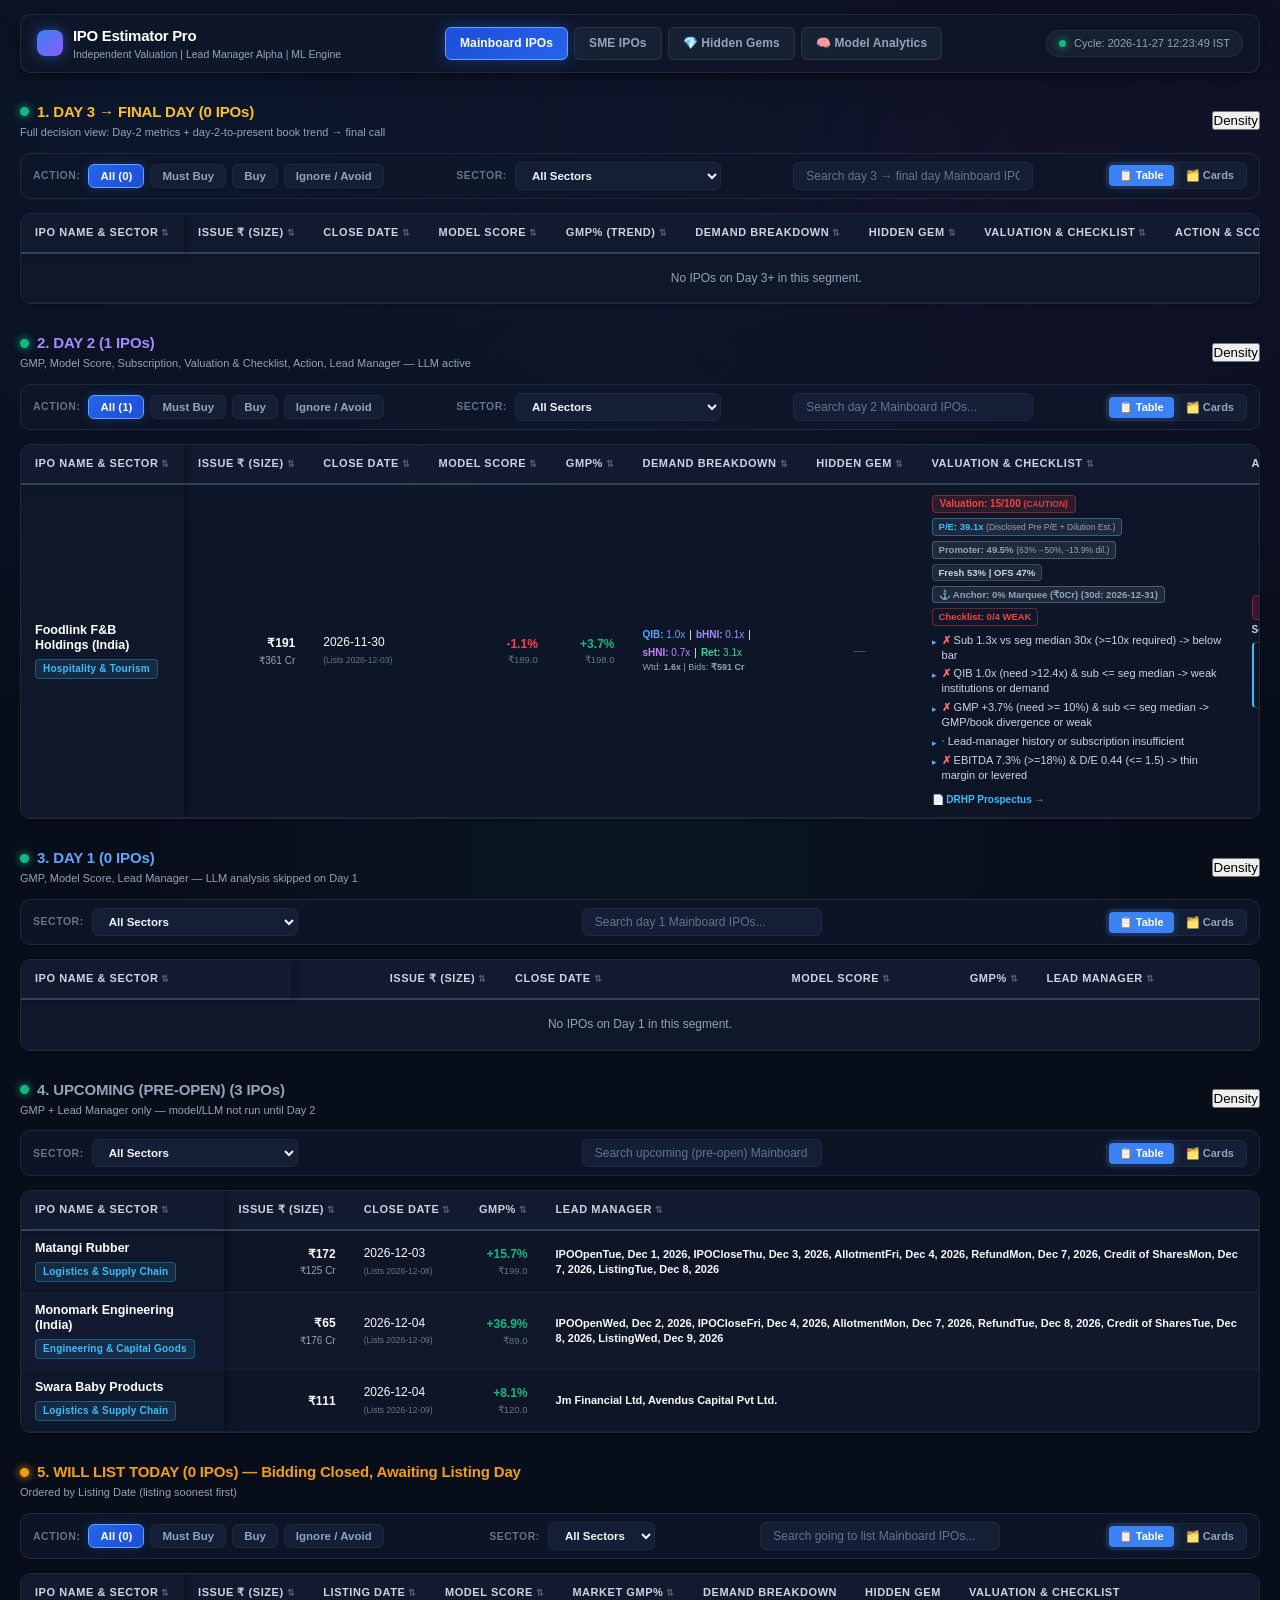
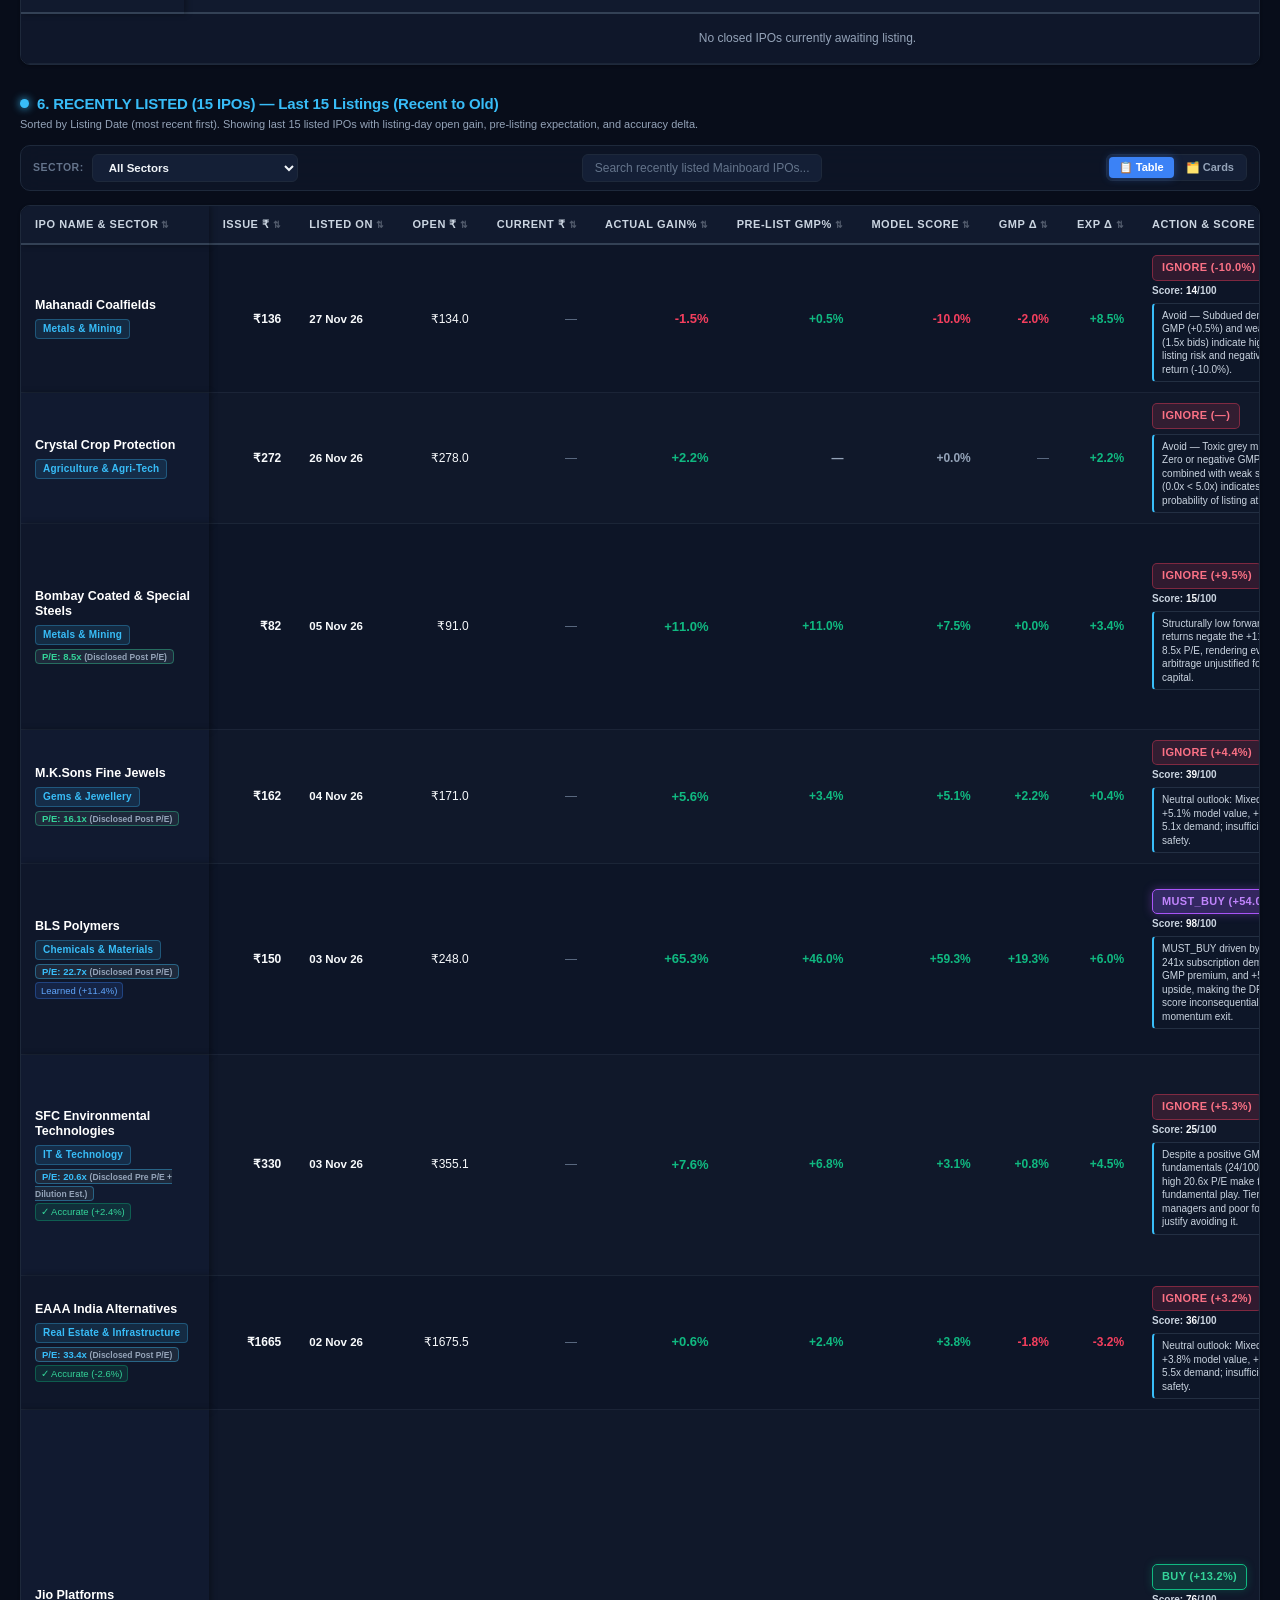
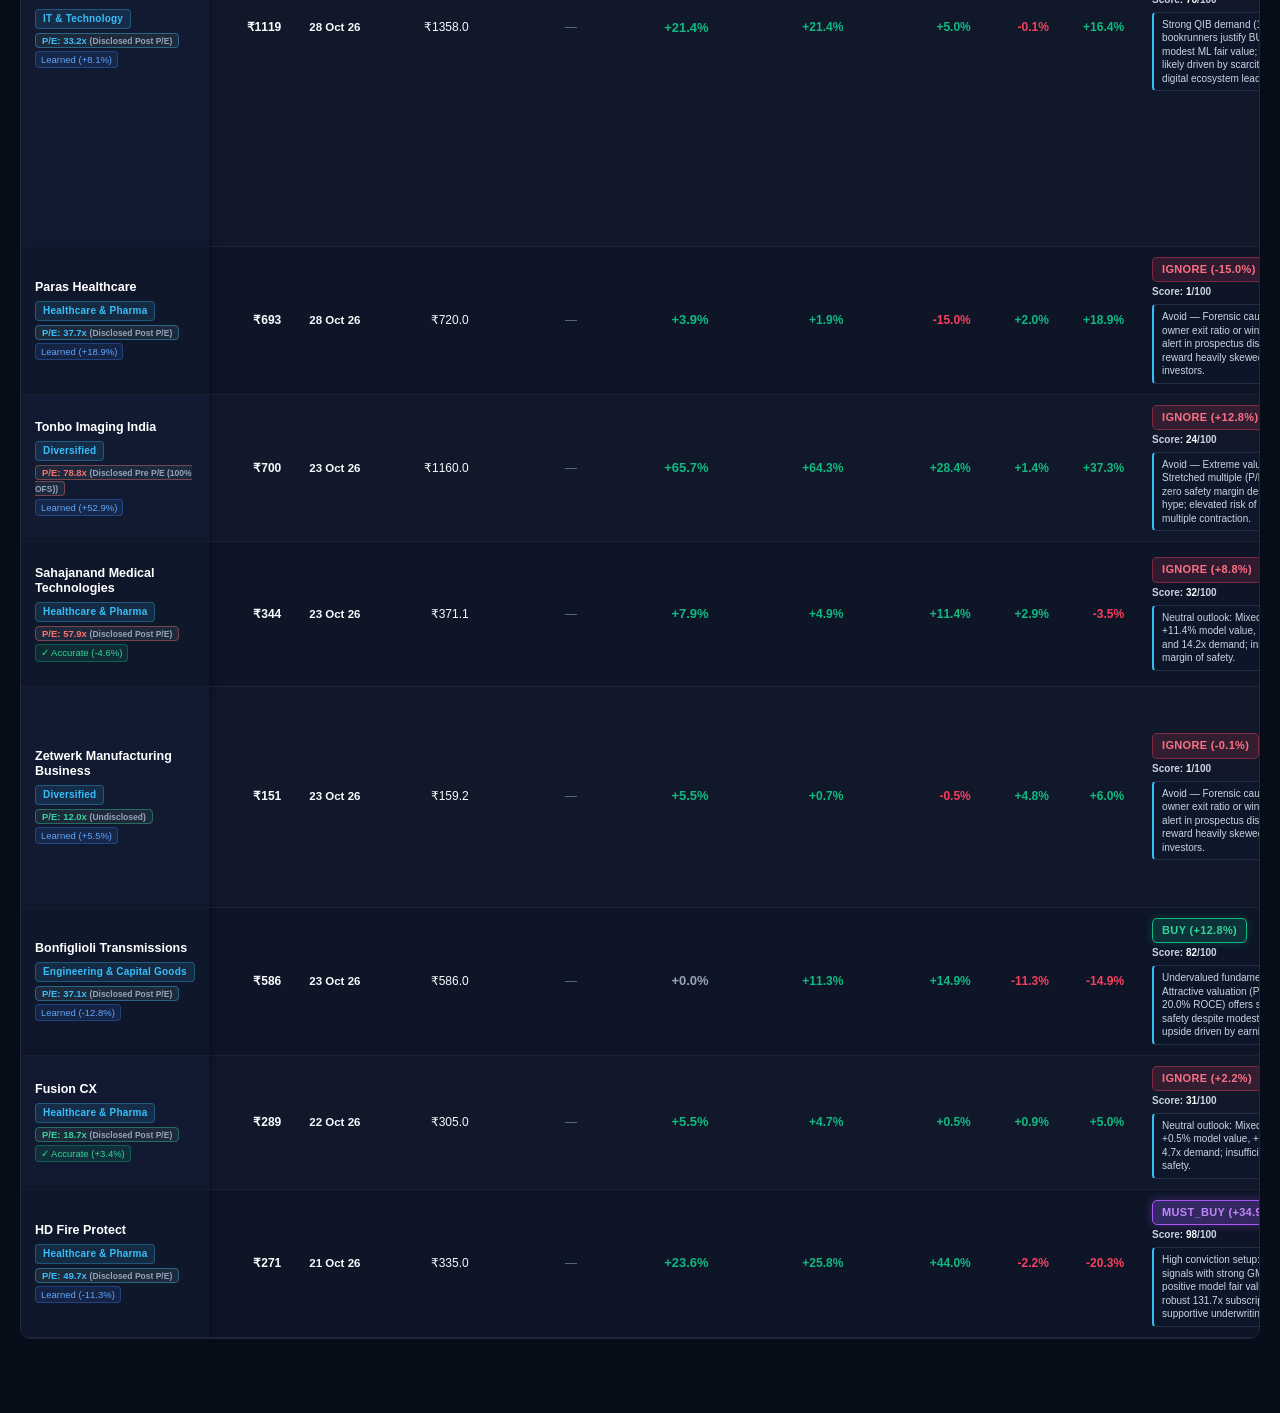
<file: index.html>
<!DOCTYPE html>
<html lang="en">
<head>
<meta charset="utf-8">
<meta http-equiv="refresh" content="0; url=mainboard.html">
<title>IPO Estimator Pro</title>
<link rel="stylesheet" href="css/styles.css">
</head>
<body style="display:flex;justify-content:center;align-items:center;min-height:80vh;text-align:center;">
  <div class="card" style="padding:30px 40px;max-width:480px;">
    <h2 style="font-size:20px;color:#fff;margin-bottom:10px;"> IPO Estimator Pro</h2>
    <p style="color:var(--dim);margin-bottom:20px;font-size:13px;">Redirecting to Mainboard IPOs...</p>
    <a href="mainboard.html" class="nav-tab active" style="display:inline-block;">Go to Mainboard IPOs &rarr;</a>
  </div>
</body>
</html>
</file>
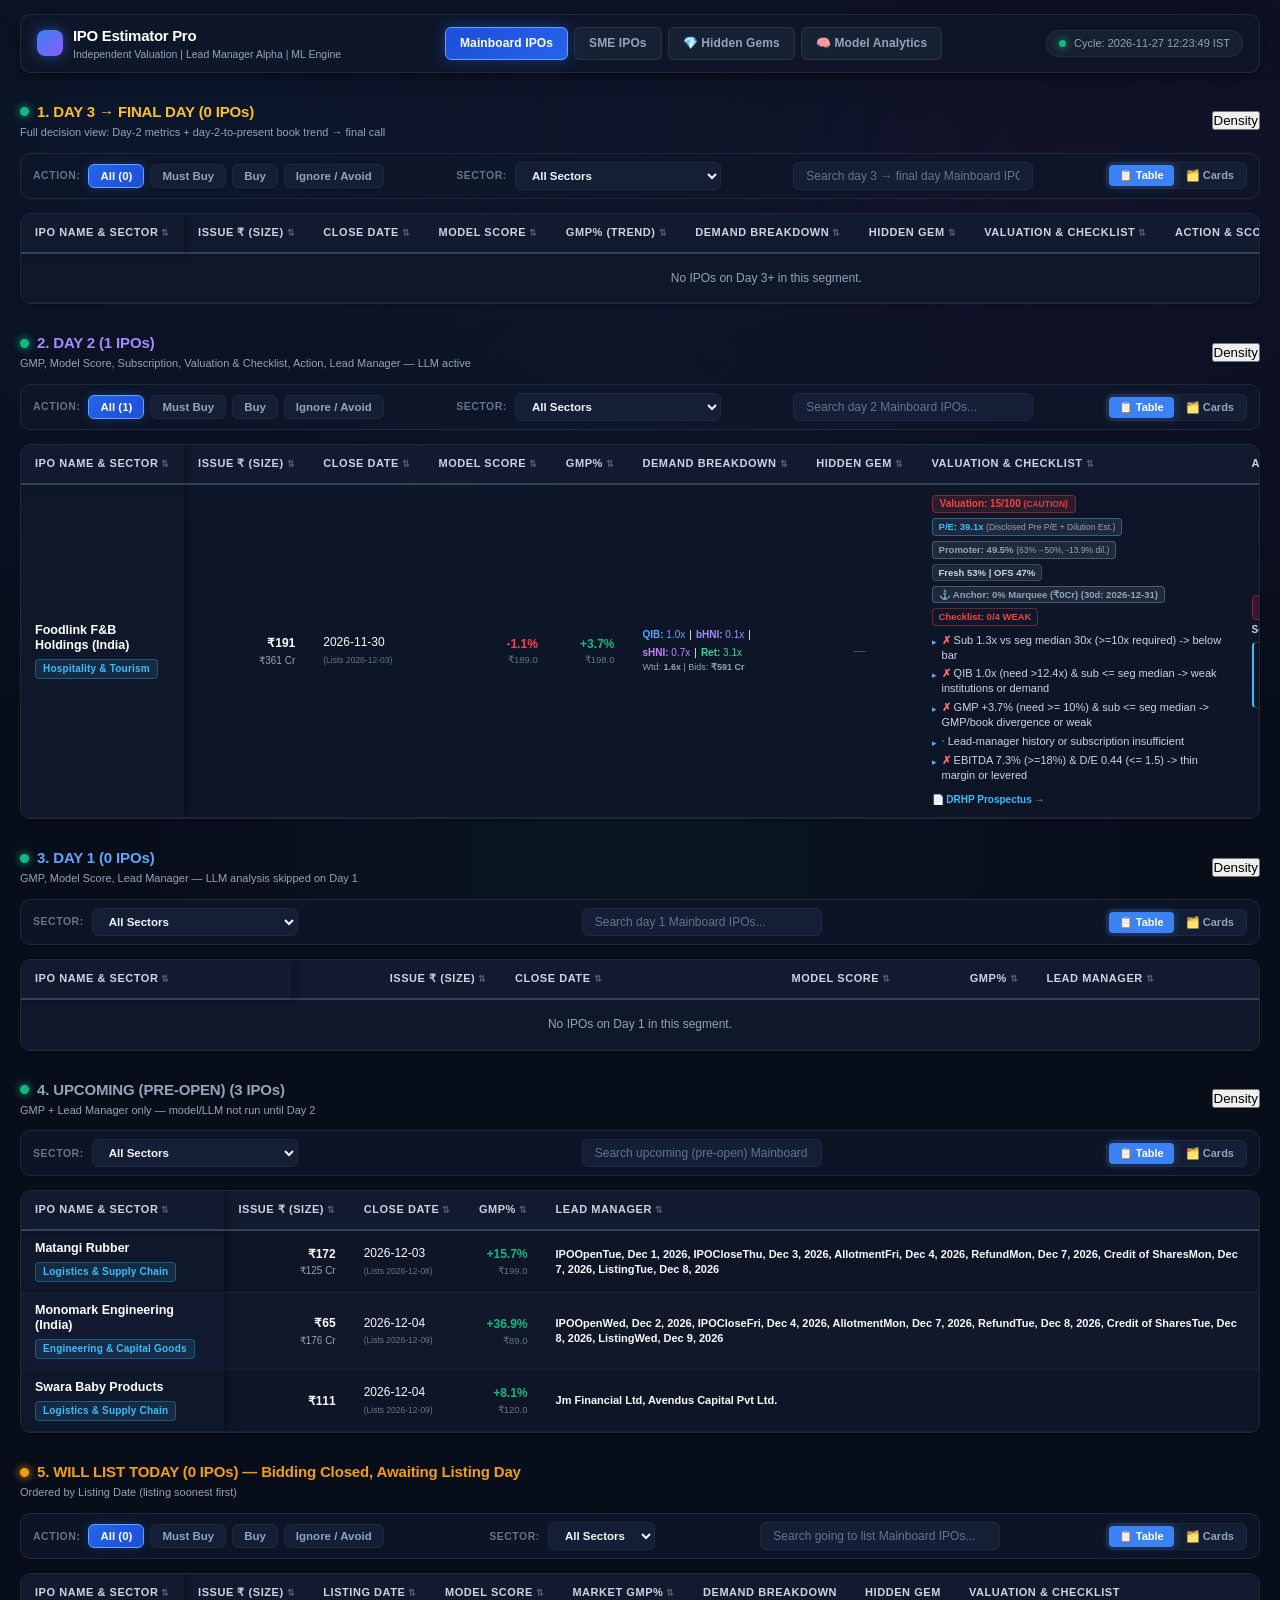
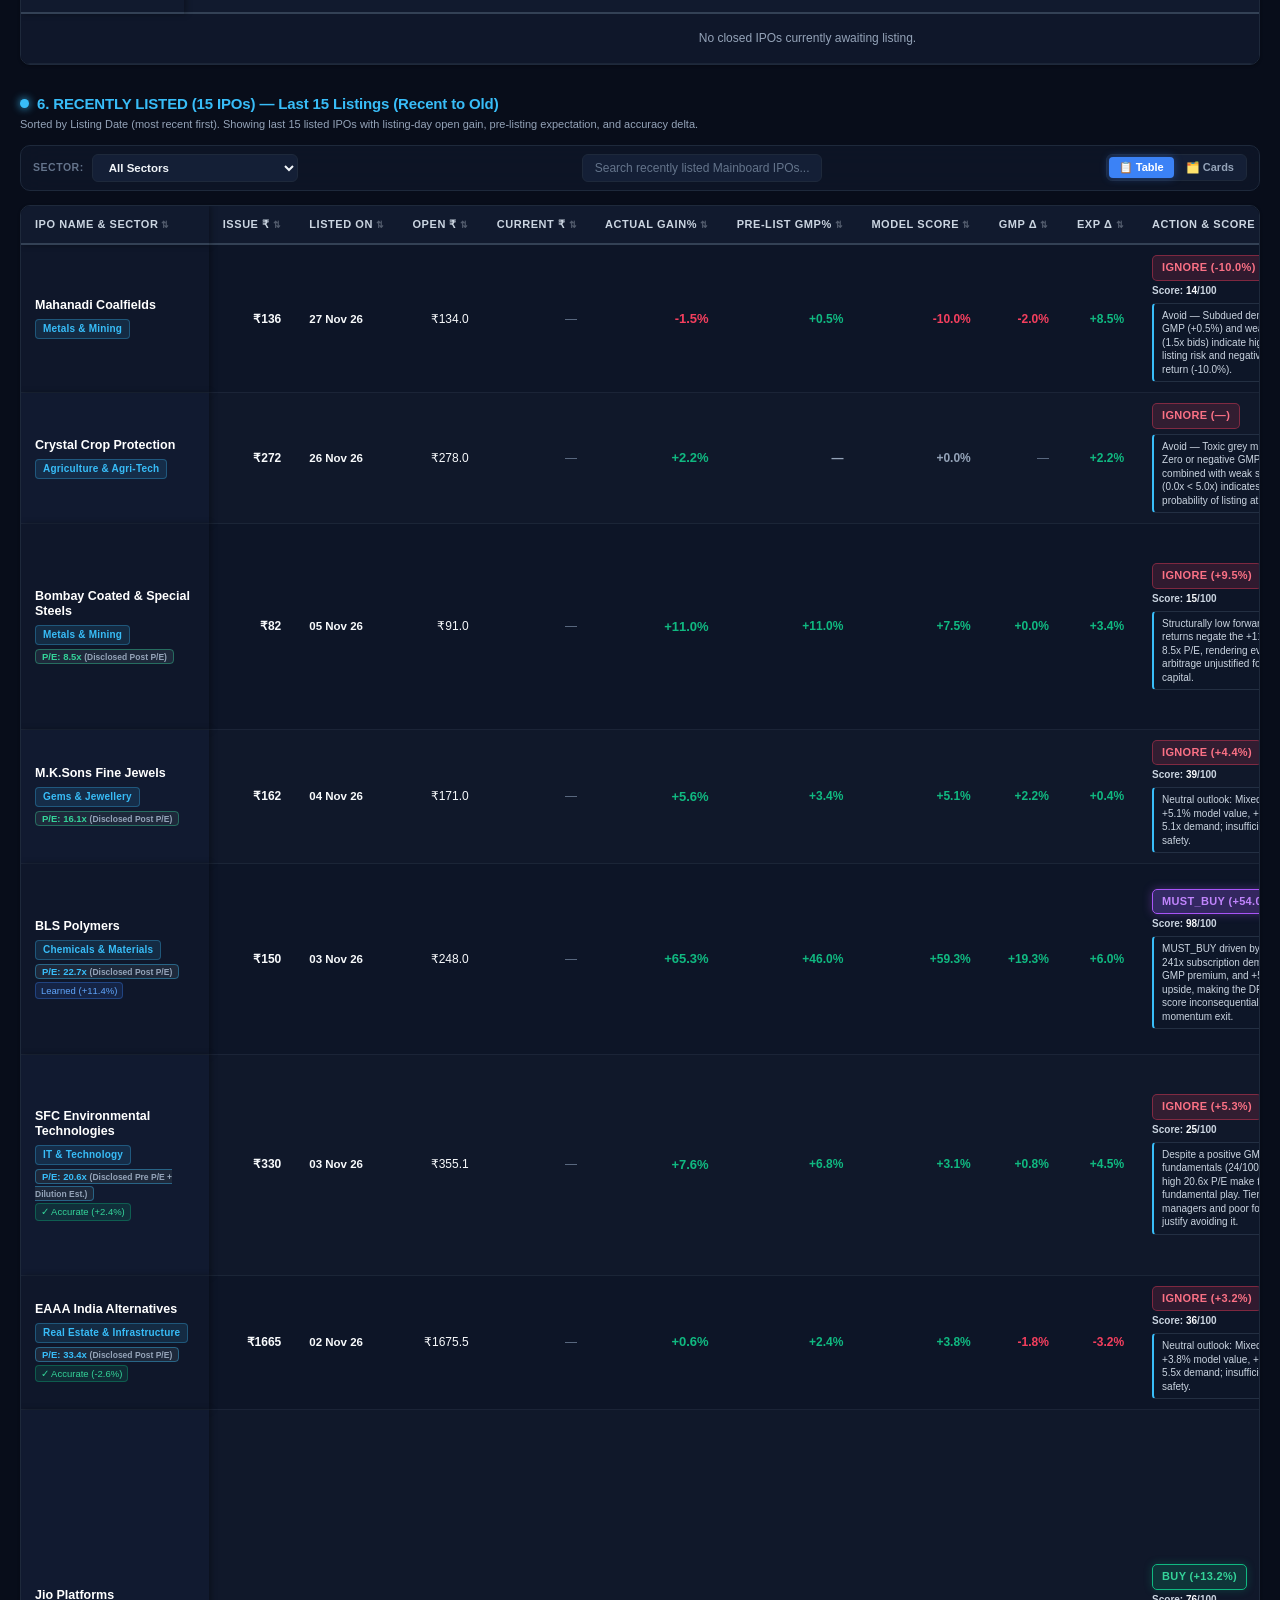
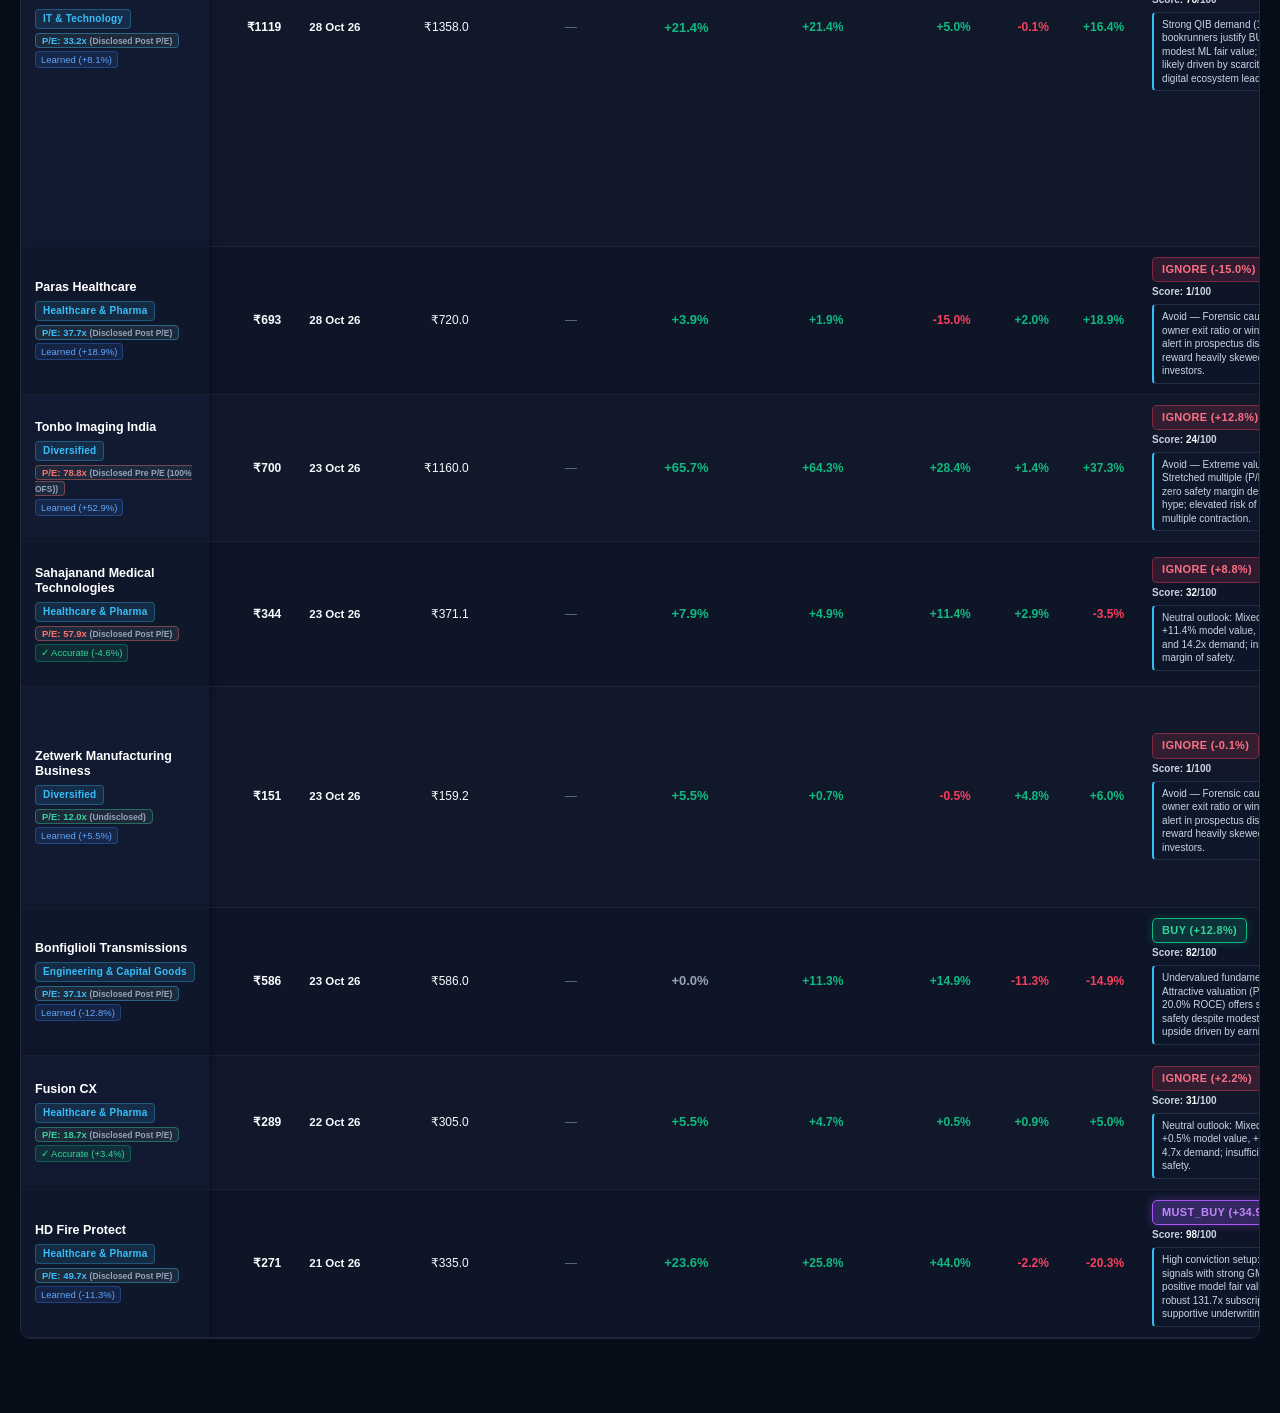
<file: mainboard.html>
<!DOCTYPE html>
<html lang="en">
<head>
<meta charset="utf-8">
<meta name="viewport" content="width=device-width, initial-scale=1">
<meta http-equiv="Cache-Control" content="no-cache, no-store, must-revalidate">
<meta http-equiv="Pragma" content="no-cache">
<meta http-equiv="Expires" content="0">
<title>Mainboard IPOs — IPO Estimator Pro</title>
<link rel="stylesheet" href="css/styles.css">
</head>
<body class="compact-grid">


<nav class="main-nav">
  <div class="nav-brand">
    <span class="brand-icon"></span>
    <div>
      <div class="brand-title">IPO Estimator Pro</div>
      <div class="brand-sub">Independent Valuation | Lead Manager Alpha | ML Engine</div>
    </div>
  </div>
  <div class="nav-links">
    <a href="mainboard.html" class="nav-tab active">Mainboard IPOs</a>
    <a href="sme.html" class="nav-tab ">SME IPOs</a>
    <a href="hidden_gems.html" class="nav-tab ">💎 Hidden Gems</a>
    <a href="models.html" class="nav-tab ">🧠 Model Analytics</a>
  </div>
  <div class="nav-meta">
    <span class="pulse-dot"></span> Cycle: 2026-11-27 12:23:49 IST
  </div>
</nav>



<!-- SECTION 1: DAY 3 → FINAL DAY -->
<div class="sec-hdr-row day-section" id="sec-day3plus">
  <div>
    <div class="sec-hdr" style="color:#fbbf24;"><span class="dot-open"></span> 1. DAY 3 → FINAL DAY (0 IPOs)</div>
    <div style="font-size:11px;color:#94a3b8;margin-top:2px;">Full decision view: Day-2 metrics + day-2-to-present book trend → final call</div>
  </div>
  <div class="density-switch">
    <button class="btn-density" onclick="toggleDensity()" title="Toggle table row padding">Density</button>
  </div>
</div>
<div class="toolbar">
  
  <div class="filter-group">
    <span class="filter-label">ACTION:</span>
    <button class="pill-filter active" onclick="filterAction('day3plus', 'all', this)">All (0)</button>
    <button class="pill-filter" onclick="filterAction('day3plus', 'MUST_BUY', this)">Must Buy</button>
    <button class="pill-filter" onclick="filterAction('day3plus', 'BUY', this)">Buy</button>
    <button class="pill-filter" onclick="filterAction('day3plus', 'IGNORE', this)">Ignore / Avoid</button>
  </div>
  <div class="filter-group">
    <span class="filter-label">SECTOR:</span>
    <select class="select-filter" id="sector-day3plus" onchange="filterSection('day3plus')">
      <option value="all">All Sectors</option>
      <option value="Engineering &amp; Capital Goods">Engineering &amp; Capital Goods</option>
<option value="Hospitality &amp; Tourism">Hospitality &amp; Tourism</option>
<option value="Logistics &amp; Supply Chain">Logistics &amp; Supply Chain</option>
    </select>
  </div>
  <input type="text" class="search-box" id="search-day3plus"
         placeholder="Search day 3 → final day Mainboard IPOs..."
         oninput="filterSection('day3plus')">
  <div class="view-switch-group">
    <button class="view-btn view-btn-table active" id="btn-view-table-day3plus" onclick="toggleViewMode('day3plus', 'table', this)" title="Table View">📋 Table</button>
    <button class="view-btn view-btn-cards" id="btn-view-cards-day3plus" onclick="toggleViewMode('day3plus', 'cards', this)" title="Cards View">🗂️ Cards</button>
  </div>
</div>
<div class="table-container" id="table-container-day3plus">
  <table id="table-day3plus">
    <thead><tr><th class="sortable" onclick="sortTable('table-day3plus', 0, false)">IPO Name &amp; Sector</th><th class="sortable num" onclick="sortTable('table-day3plus', 1, true)">Issue ₹ (Size)</th><th class="sortable" onclick="sortTable('table-day3plus', 2, false)">Close Date</th><th class="sortable num" onclick="sortTable('table-day3plus', 3, true)">Model Score</th><th class="sortable num" onclick="sortTable('table-day3plus', 4, true)">GMP% (Trend)</th><th class="sortable" onclick="sortTable('table-day3plus', 5, false)">Demand Breakdown</th><th class="sortable" onclick="sortTable('table-day3plus', 6, false)">Hidden Gem</th><th class="sortable" onclick="sortTable('table-day3plus', 7, false)">Valuation &amp; Checklist</th><th class="sortable" onclick="sortTable('table-day3plus', 8, false)">Action &amp; Score Rationale</th><th class="sortable" onclick="sortTable('table-day3plus', 9, false)">Lead Manager</th></tr></thead>
    <tbody id="day3plus-table-body"><tr><td colspan="10" style="text-align:center;padding:16px;color:#94a3b8;">No IPOs on Day 3+ in this segment.</td></tr></tbody>
  </table>
</div>
<div class="cards-view-container" id="cards-container-day3plus">
  <div style="text-align:center;padding:24px;color:#94a3b8;background:#0f172a;border:1px solid #1e293b;border-radius:8px;">No IPOs on Day 3+ in this segment.</div>
</div>



<!-- SECTION 2: DAY 2 -->
<div class="sec-hdr-row day-section" id="sec-day2">
  <div>
    <div class="sec-hdr" style="color:#a78bfa;"><span class="dot-open"></span> 2. DAY 2 (1 IPOs)</div>
    <div style="font-size:11px;color:#94a3b8;margin-top:2px;">GMP, Model Score, Subscription, Valuation & Checklist, Action, Lead Manager — LLM active</div>
  </div>
  <div class="density-switch">
    <button class="btn-density" onclick="toggleDensity()" title="Toggle table row padding">Density</button>
  </div>
</div>
<div class="toolbar">
  
  <div class="filter-group">
    <span class="filter-label">ACTION:</span>
    <button class="pill-filter active" onclick="filterAction('day2', 'all', this)">All (1)</button>
    <button class="pill-filter" onclick="filterAction('day2', 'MUST_BUY', this)">Must Buy</button>
    <button class="pill-filter" onclick="filterAction('day2', 'BUY', this)">Buy</button>
    <button class="pill-filter" onclick="filterAction('day2', 'IGNORE', this)">Ignore / Avoid</button>
  </div>
  <div class="filter-group">
    <span class="filter-label">SECTOR:</span>
    <select class="select-filter" id="sector-day2" onchange="filterSection('day2')">
      <option value="all">All Sectors</option>
      <option value="Engineering &amp; Capital Goods">Engineering &amp; Capital Goods</option>
<option value="Hospitality &amp; Tourism">Hospitality &amp; Tourism</option>
<option value="Logistics &amp; Supply Chain">Logistics &amp; Supply Chain</option>
    </select>
  </div>
  <input type="text" class="search-box" id="search-day2"
         placeholder="Search day 2 Mainboard IPOs..."
         oninput="filterSection('day2')">
  <div class="view-switch-group">
    <button class="view-btn view-btn-table active" id="btn-view-table-day2" onclick="toggleViewMode('day2', 'table', this)" title="Table View">📋 Table</button>
    <button class="view-btn view-btn-cards" id="btn-view-cards-day2" onclick="toggleViewMode('day2', 'cards', this)" title="Cards View">🗂️ Cards</button>
  </div>
</div>
<div class="table-container" id="table-container-day2">
  <table id="table-day2">
    <thead><tr><th class="sortable" onclick="sortTable('table-day2', 0, false)">IPO Name &amp; Sector</th><th class="sortable num" onclick="sortTable('table-day2', 1, true)">Issue ₹ (Size)</th><th class="sortable" onclick="sortTable('table-day2', 2, false)">Close Date</th><th class="sortable num" onclick="sortTable('table-day2', 3, true)">Model Score</th><th class="sortable num" onclick="sortTable('table-day2', 4, true)">GMP%</th><th class="sortable" onclick="sortTable('table-day2', 5, false)">Demand Breakdown</th><th class="sortable" onclick="sortTable('table-day2', 6, false)">Hidden Gem</th><th class="sortable" onclick="sortTable('table-day2', 7, false)">Valuation &amp; Checklist</th><th class="sortable" onclick="sortTable('table-day2', 8, false)">Action &amp; Score Rationale</th><th class="sortable" onclick="sortTable('table-day2', 9, false)">Lead Manager</th></tr></thead>
    <tbody id="day2-table-body">
            <tr class="day2-row" data-rec="IGNORE" data-sector="Hospitality &amp; Tourism">
              <td>
                <div style="font-weight:700;font-size:12.5px;color:#ffffff;line-height:1.2;margin-bottom:3px;">Foodlink F&amp;B Holdings (India)</div>
                <span class="sector-pill">Hospitality &amp; Tourism</span>
              </td>
              <td class="num">
                <div style='font-weight:700;font-size:12px;color:#f8fafc;'>&#8377;191</div>
                <div style='font-size:10px;color:#94a3b8;margin-top:2px;'>₹361 Cr</div>
              </td>
              <td>2026-11-30<br><span style='font-size:8.5px;color:#64748b;'>(Lists 2026-12-03)</span></td>
              <td class="num" style="color:var(--red)"><b style="font-size:12px;">-1.1%</b><div style='font-size:9.5px;color:#64748b;margin-top:1px;'>&#8377;189.0</div></td>
              <td class="num" style="color:var(--green)">
                <b style="font-size:12px;">+3.7%</b>
                <div style='font-size:9.5px;color:#64748b;margin-top:1px;'>&#8377;198.0</div>
              </td>
              <td>
                <div style='display:flex;gap:4px;font-size:10px;white-space:nowrap;flex-wrap:wrap;'><span title='QIB (Institutions)' style='color:#60a5fa;'><b>QIB:</b> 1.0x</span> | <span title='bHNI (>10L)' style='color:#a78bfa;'><b>bHNI:</b> 0.1x</span> | <span title='sHNI (2-10L)' style='color:#c084fc;'><b>sHNI:</b> 0.7x</span> | <span title='Retail Individual' style='color:#34d399;'><b>Ret:</b> 3.1x</span></div>
                <div style='font-size:9px;color:#94a3b8;margin-top:1px;'>Wtd: <b>1.6x</b> | Bids: <b>₹591 Cr</b></div>
              </td>
              <td class='gem-col' style='text-align:center;color:#475569;font-size:12px;vertical-align:middle;'>—</td>
              <td style="min-width:320px;">
          <div class="points-container">
            <div class='metric-pills-row'><span class='badge-val-score' style='background:#ef444422;color:#ef4444;border:1px solid #ef444466;font-weight:700;padding:1px 7px;border-radius:4px;font-size:10px;' title='Fundamental Valuation Score: 15/100 (CAUTION)'>Valuation: <b>15/100</b> <span style='font-size:8.5px;opacity:0.9;'>(CAUTION)</span></span><span style='background:#1e293b;border:1px solid #38bdf866;color:#38bdf8;padding:1px 6px;border-radius:4px;font-size:9.5px;font-weight:600;' title='Valuation Multiplier Cascade (Disclosed Pre P/E + Dilution Est.)'>P/E: <b>39.1x</b> <span style='color:#94a3b8;font-size:8.5px;font-weight:400;'>(Disclosed Pre P/E + Dilution Est.)</span></span><span style='background:#1e293b;border:1px solid #94a3b866;color:#94a3b8;padding:1px 6px;border-radius:4px;font-size:9.5px;font-weight:600;' title='Promoter Holding: 63.4% Pre &rarr; 49.5% Post'>Promoter: <b>49.5%</b> <span style='color:#94a3b8;font-size:8.5px;font-weight:400;'>(63%&rarr;50%, -13.9% dil.)</span></span><span style='background:#1e293b;border:1px solid #64748b66;color:#cbd5e1;padding:1px 6px;border-radius:4px;font-size:9.5px;font-weight:600;' title='Issue Structure'>Fresh 53% | OFS 47%</span><span style='background:#1e293b;border:1px solid #94a3b866;color:#94a3b8;padding:1px 6px;border-radius:4px;font-size:9.5px;font-weight:600;' title='0% Tier-1 Marquee () | Total ₹207 Cr (30d: 2026-12-31)'>⚓ Anchor: <b>0% Marquee</b> (₹0Cr) (30d: 2026-12-31)</span><span class='checklist-pill' title='FAIL: Sub 1.3x vs seg median 30x (&gt;=10x required) -&gt; below bar | FAIL: QIB 1.0x (need &gt;12.4x) &amp; sub &lt;= seg median -&gt; weak institutions or demand | FAIL: GMP +3.7% (need &gt;= 10%) &amp; sub &lt;= seg median -&gt; GMP/book divergence or weak | SKIP: Lead-manager history or subscription insufficient | FAIL: EBITDA 7.3% (&gt;=18%) &amp; D/E 0.44 (&lt;= 1.5) -&gt; thin margin or levered' style='background:#0f172a;border:1px solid #ef444466;color:#ef4444;padding:1px 6px;border-radius:4px;font-size:9.5px;font-weight:700;'>Checklist: <b>0/4</b> WEAK</span></div>
            <div class='point-bullet'><span class='bullet-icon'>▸</span><span><span style='color:#f87171;font-weight:700;'>✗</span> Sub 1.3x vs seg median 30x (>=10x required) -> below bar</span></div><div class='point-bullet'><span class='bullet-icon'>▸</span><span><span style='color:#f87171;font-weight:700;'>✗</span> QIB 1.0x (need >12.4x) & sub <= seg median -> weak institutions or demand</span></div><div class='point-bullet'><span class='bullet-icon'>▸</span><span><span style='color:#f87171;font-weight:700;'>✗</span> GMP +3.7% (need >= 10%) & sub <= seg median -> GMP/book divergence or weak</span></div><div class='point-bullet'><span class='bullet-icon'>▸</span><span><span style='color:#64748b;font-weight:700;'>·</span> Lead-manager history or subscription insufficient</span></div><div class='point-bullet'><span class='bullet-icon'>▸</span><span><span style='color:#f87171;font-weight:700;'>✗</span> EBITDA 7.3% (>=18%) & D/E 0.44 (<= 1.5) -> thin margin or levered</span></div>
            <div style='margin-top:4px;'><a href='https://www.bseindia.com/corporates/download/357045/IPO%20Open/RedHerringProspectus_20261123155046.pdf' target='_blank' style='font-size:10px;color:#38bdf8;text-decoration:none;font-weight:600;'>&#128196; DRHP Prospectus &rarr;</a></div>
          </div>
        </td>
              <td style="min-width:180px;">
                <span class="badge-rec ignore">IGNORE (+0.8%)</span>
                <div style='font-size:10px;color:#cbd5e1;font-weight:600;margin-top:3px;'>Score: <b style='color:#f8fafc;'>1</b>/100</div>
                <div class='action-reason-box'>Ignore this IPO due to weak fundamentals and subdued demand. The small premium does not justify participation.</div>
              </td>
              <td>
                <div style="font-weight:600;font-size:11px;color:#f8fafc;">IPOOpenThu, Nov 26, 2026, IPOCloseMon, Nov 2, 2026, AllotmentTue, Dec 1, 2026, RefundWed, Dec 2, 2026, Credit of SharesWed, Dec 2, 2026, ListingThu, Dec 3, 2026</div>
                <ul style='margin:3px 0 0 12px;padding:0;font-size:10px;color:#94a3b8;line-height:1.25;'><li>Underwriter Caution: Lead manager past issues show frequent discount listing frequency.</li></ul>
              </td>
            </tr></tbody>
  </table>
</div>
<div class="cards-view-container" id="cards-container-day2">
  
        <div class="ipo-card day2-row" data-rec="IGNORE" data-sector="Hospitality &amp; Tourism">
          <div class="ipo-card-header">
            <div>
              <div class="ipo-card-title">Foodlink F&amp;B Holdings (India)</div>
              <div class="ipo-card-meta">
                <span class="sector-pill">Hospitality &amp; Tourism</span>
                
              </div>
            </div>
            <div style="text-align:right;">
              <span class="badge-rec ignore">IGNORE (+0.8%)</span>
              <div><span style='font-size:10px;color:#cbd5e1;font-weight:600;margin-left:4px;'>Score: <b>1</b>/100</span></div>
            </div>
          </div>

          <div class="ipo-card-stats">
            <div class="card-stat-item">
              <span class="card-stat-label">Issue Price (Size)</span>
              <span class="card-stat-val">
                &#8377;191
                <span style='font-size:10.5px;color:#94a3b8;font-weight:600;'> (₹361 Cr)</span>
              </span>
            </div>
            <div class="card-stat-item">
              <span class="card-stat-label">Timeline</span>
              <span class="card-stat-val" style="font-size:11.5px;color:#cbd5e1;">Close: <b>2026-11-30</b> &bull; Lists: 2026-12-03</span>
            </div>
            <div class="card-stat-item">
              <span class="card-stat-label">Model Score</span>
              <span class="card-stat-val" style="color:var(--red);">
                -1.1% <span style="font-size:10px;color:#94a3b8;">(&#8377;189.0)</span>
              </span>
            </div>
            <div class="card-stat-item">
              <span class="card-stat-label">Market GMP</span>
              <span class="card-stat-val" style="color:var(--green);">
                +3.7% <span style="font-size:10px;color:#94a3b8;">(&#8377;198.0)</span>
              </span>
            </div>
          </div>

          <div class='card-demand-bar'><div style='font-size:10px;color:#94a3b8;margin-bottom:3px;font-weight:700;'>DEMAND MULTIPLES:</div><div style='display:flex;gap:6px;flex-wrap:wrap;'><span title='QIB' style='color:#60a5fa;'><b>QIB:</b> 1.0x</span> | <span title='bHNI' style='color:#a78bfa;'><b>bHNI:</b> 0.1x</span> | <span title='sHNI' style='color:#c084fc;'><b>sHNI:</b> 0.7x</span> | <span title='Retail' style='color:#34d399;'><b>Ret:</b> 3.1x</span></div></div>
          <div class='metric-pills-row' style='margin-top:6px;'><span class='checklist-pill' title='FAIL: Sub 1.3x vs seg median 30x (&gt;=10x required) -&gt; below bar | FAIL: QIB 1.0x (need &gt;12.4x) &amp; sub &lt;= seg median -&gt; weak institutions or demand | FAIL: GMP +3.7% (need &gt;= 10%) &amp; sub &lt;= seg median -&gt; GMP/book divergence or weak | SKIP: Lead-manager history or subscription insufficient | FAIL: EBITDA 7.3% (&gt;=18%) &amp; D/E 0.44 (&lt;= 1.5) -&gt; thin margin or levered' style='background:#0f172a;border:1px solid #ef444466;color:#ef4444;padding:1px 6px;border-radius:4px;font-size:9.5px;font-weight:700;'>Checklist: <b>0/4</b> WEAK</span><span style='background:#1e293b;border:1px solid #38bdf866;color:#38bdf8;padding:1px 6px;border-radius:4px;font-size:9.5px;font-weight:600;'>P/E: <b>39.1x</b></span><span style='background:#1e293b;border:1px solid #94a3b866;color:#94a3b8;padding:1px 6px;border-radius:4px;font-size:9.5px;font-weight:600;'>Promoter: <b>49.5%</b></span></div>
          <div class='card-rationale'>Ignore this IPO due to weak fundamentals and subdued demand. The small premium does not justify participation.</div>

          <div class="card-footer">
            <div style="font-size:11px;color:#94a3b8;">
              <span style="color:#64748b;font-weight:600;">Banker:</span> <b style="color:#f8fafc;">IPOOpenThu, Nov 26, 2026, IPOCloseMon, Nov 2, 2026, AllotmentTue, Dec 1, 2026, RefundWed, Dec 2, 2026, Credit of SharesWed, Dec 2, 2026, ListingThu, Dec 3, 2026</b>
            </div>
            <a href='https://www.bseindia.com/corporates/download/357045/IPO%20Open/RedHerringProspectus_20261123155046.pdf' target='_blank' style='font-size:10px;color:#38bdf8;text-decoration:none;font-weight:600;'>&#128196; DRHP &rarr;</a>
          </div>
        </div>
        
</div>



<!-- SECTION 3: DAY 1 -->
<div class="sec-hdr-row day-section" id="sec-day1">
  <div>
    <div class="sec-hdr" style="color:#60a5fa;"><span class="dot-open"></span> 3. DAY 1 (0 IPOs)</div>
    <div style="font-size:11px;color:#94a3b8;margin-top:2px;">GMP, Model Score, Lead Manager — LLM analysis skipped on Day 1</div>
  </div>
  <div class="density-switch">
    <button class="btn-density" onclick="toggleDensity()" title="Toggle table row padding">Density</button>
  </div>
</div>
<div class="toolbar">
  
  <div class="filter-group">
    <span class="filter-label">SECTOR:</span>
    <select class="select-filter" id="sector-day1" onchange="filterSection('day1')">
      <option value="all">All Sectors</option>
      <option value="Engineering &amp; Capital Goods">Engineering &amp; Capital Goods</option>
<option value="Hospitality &amp; Tourism">Hospitality &amp; Tourism</option>
<option value="Logistics &amp; Supply Chain">Logistics &amp; Supply Chain</option>
    </select>
  </div>
  <input type="text" class="search-box" id="search-day1"
         placeholder="Search day 1 Mainboard IPOs..."
         oninput="filterSection('day1')">
  <div class="view-switch-group">
    <button class="view-btn view-btn-table active" id="btn-view-table-day1" onclick="toggleViewMode('day1', 'table', this)" title="Table View">📋 Table</button>
    <button class="view-btn view-btn-cards" id="btn-view-cards-day1" onclick="toggleViewMode('day1', 'cards', this)" title="Cards View">🗂️ Cards</button>
  </div>
</div>
<div class="table-container" id="table-container-day1">
  <table id="table-day1">
    <thead><tr><th class="sortable" onclick="sortTable('table-day1', 0, false)">IPO Name &amp; Sector</th><th class="sortable num" onclick="sortTable('table-day1', 1, true)">Issue ₹ (Size)</th><th class="sortable" onclick="sortTable('table-day1', 2, false)">Close Date</th><th class="sortable num" onclick="sortTable('table-day1', 3, true)">Model Score</th><th class="sortable num" onclick="sortTable('table-day1', 4, true)">GMP%</th><th class="sortable" onclick="sortTable('table-day1', 5, false)">Lead Manager</th></tr></thead>
    <tbody id="day1-table-body"><tr><td colspan="6" style="text-align:center;padding:16px;color:#94a3b8;">No IPOs on Day 1 in this segment.</td></tr></tbody>
  </table>
</div>
<div class="cards-view-container" id="cards-container-day1">
  <div style="text-align:center;padding:24px;color:#94a3b8;background:#0f172a;border:1px solid #1e293b;border-radius:8px;">No IPOs on Day 1 in this segment.</div>
</div>



<!-- SECTION 4: UPCOMING (PRE-OPEN) -->
<div class="sec-hdr-row day-section" id="sec-upcoming">
  <div>
    <div class="sec-hdr" style="color:#94a3b8;"><span class="dot-open"></span> 4. UPCOMING (PRE-OPEN) (3 IPOs)</div>
    <div style="font-size:11px;color:#94a3b8;margin-top:2px;">GMP + Lead Manager only — model/LLM not run until Day 2</div>
  </div>
  <div class="density-switch">
    <button class="btn-density" onclick="toggleDensity()" title="Toggle table row padding">Density</button>
  </div>
</div>
<div class="toolbar">
  
  <div class="filter-group">
    <span class="filter-label">SECTOR:</span>
    <select class="select-filter" id="sector-upcoming" onchange="filterSection('upcoming')">
      <option value="all">All Sectors</option>
      <option value="Engineering &amp; Capital Goods">Engineering &amp; Capital Goods</option>
<option value="Hospitality &amp; Tourism">Hospitality &amp; Tourism</option>
<option value="Logistics &amp; Supply Chain">Logistics &amp; Supply Chain</option>
    </select>
  </div>
  <input type="text" class="search-box" id="search-upcoming"
         placeholder="Search upcoming (pre-open) Mainboard IPOs..."
         oninput="filterSection('upcoming')">
  <div class="view-switch-group">
    <button class="view-btn view-btn-table active" id="btn-view-table-upcoming" onclick="toggleViewMode('upcoming', 'table', this)" title="Table View">📋 Table</button>
    <button class="view-btn view-btn-cards" id="btn-view-cards-upcoming" onclick="toggleViewMode('upcoming', 'cards', this)" title="Cards View">🗂️ Cards</button>
  </div>
</div>
<div class="table-container" id="table-container-upcoming">
  <table id="table-upcoming">
    <thead><tr><th class="sortable" onclick="sortTable('table-upcoming', 0, false)">IPO Name &amp; Sector</th><th class="sortable num" onclick="sortTable('table-upcoming', 1, true)">Issue ₹ (Size)</th><th class="sortable" onclick="sortTable('table-upcoming', 2, false)">Close Date</th><th class="sortable num" onclick="sortTable('table-upcoming', 3, true)">GMP%</th><th class="sortable" onclick="sortTable('table-upcoming', 4, false)">Lead Manager</th></tr></thead>
    <tbody id="upcoming-table-body">
            <tr class="upcoming-row" data-rec="IGNORE" data-sector="Logistics &amp; Supply Chain">
              <td>
                <div style="font-weight:700;font-size:12.5px;color:#ffffff;line-height:1.2;margin-bottom:3px;">Matangi Rubber</div>
                <span class="sector-pill">Logistics &amp; Supply Chain</span>
              </td>
              <td class="num">
                <div style='font-weight:700;font-size:12px;color:#f8fafc;'>&#8377;172</div>
                <div style='font-size:10px;color:#94a3b8;margin-top:2px;'>₹125 Cr</div>
              </td>
              <td>2026-12-03<br><span style='font-size:8.5px;color:#64748b;'>(Lists 2026-12-08)</span></td>
              <td class="num" style="color:var(--green)"><b style="font-size:12px;">+15.7%</b><div style='font-size:9.5px;color:#64748b;margin-top:1px;'>&#8377;199.0</div></td>
              <td>
                <div style="font-weight:600;font-size:11px;color:#f8fafc;">IPOOpenTue, Dec 1, 2026, IPOCloseThu, Dec 3, 2026, AllotmentFri, Dec 4, 2026, RefundMon, Dec 7, 2026, Credit of SharesMon, Dec 7, 2026, ListingTue, Dec 8, 2026</div>
              </td>
            </tr>

            <tr class="upcoming-row" data-rec="IGNORE" data-sector="Engineering &amp; Capital Goods">
              <td>
                <div style="font-weight:700;font-size:12.5px;color:#ffffff;line-height:1.2;margin-bottom:3px;">Monomark Engineering (India)</div>
                <span class="sector-pill">Engineering &amp; Capital Goods</span>
              </td>
              <td class="num">
                <div style='font-weight:700;font-size:12px;color:#f8fafc;'>&#8377;65</div>
                <div style='font-size:10px;color:#94a3b8;margin-top:2px;'>₹176 Cr</div>
              </td>
              <td>2026-12-04<br><span style='font-size:8.5px;color:#64748b;'>(Lists 2026-12-09)</span></td>
              <td class="num" style="color:var(--green)"><b style="font-size:12px;">+36.9%</b><div style='font-size:9.5px;color:#64748b;margin-top:1px;'>&#8377;89.0</div></td>
              <td>
                <div style="font-weight:600;font-size:11px;color:#f8fafc;">IPOOpenWed, Dec 2, 2026, IPOCloseFri, Dec 4, 2026, AllotmentMon, Dec 7, 2026, RefundTue, Dec 8, 2026, Credit of SharesTue, Dec 8, 2026, ListingWed, Dec 9, 2026</div>
              </td>
            </tr>

            <tr class="upcoming-row" data-rec="IGNORE" data-sector="Logistics &amp; Supply Chain">
              <td>
                <div style="font-weight:700;font-size:12.5px;color:#ffffff;line-height:1.2;margin-bottom:3px;">Swara Baby Products</div>
                <span class="sector-pill">Logistics &amp; Supply Chain</span>
              </td>
              <td class="num">
                <div style='font-weight:700;font-size:12px;color:#f8fafc;'>&#8377;111</div>
                
              </td>
              <td>2026-12-04<br><span style='font-size:8.5px;color:#64748b;'>(Lists 2026-12-09)</span></td>
              <td class="num" style="color:var(--green)"><b style="font-size:12px;">+8.1%</b><div style='font-size:9.5px;color:#64748b;margin-top:1px;'>&#8377;120.0</div></td>
              <td>
                <div style="font-weight:600;font-size:11px;color:#f8fafc;">Jm Financial Ltd, Avendus Capital Pvt Ltd.</div>
              </td>
            </tr></tbody>
  </table>
</div>
<div class="cards-view-container" id="cards-container-upcoming">
  
        <div class="ipo-card upcoming-row" data-rec="IGNORE" data-sector="Logistics &amp; Supply Chain">
          <div class="ipo-card-header">
            <div>
              <div class="ipo-card-title">Matangi Rubber</div>
              <div class="ipo-card-meta">
                <span class="sector-pill">Logistics &amp; Supply Chain</span>
                
              </div>
            </div>
            <div style="text-align:right;">
              <span class="badge-rec ignore">IGNORE (+7.5%)</span>
              <div><span style='font-size:10px;color:#cbd5e1;font-weight:600;margin-left:4px;'>Score: <b>28</b>/100</span></div>
            </div>
          </div>

          <div class="ipo-card-stats">
            <div class="card-stat-item">
              <span class="card-stat-label">Issue Price (Size)</span>
              <span class="card-stat-val">
                &#8377;172
                <span style='font-size:10.5px;color:#94a3b8;font-weight:600;'> (₹125 Cr)</span>
              </span>
            </div>
            <div class="card-stat-item">
              <span class="card-stat-label">Timeline</span>
              <span class="card-stat-val" style="font-size:11.5px;color:#cbd5e1;">Close: <b>2026-12-03</b> &bull; Lists: 2026-12-08</span>
            </div>
            <div class="card-stat-item">
              <span class="card-stat-label">Model Score</span>
              <span class="card-stat-val" style="color:var(--red);">
                -0.8% <span style="font-size:10px;color:#94a3b8;">(&#8377;170.7)</span>
              </span>
            </div>
            <div class="card-stat-item">
              <span class="card-stat-label">Market GMP</span>
              <span class="card-stat-val" style="color:var(--green);">
                +15.7% <span style="font-size:10px;color:#94a3b8;">(&#8377;199.0)</span>
              </span>
            </div>
          </div>

          
          <div class='metric-pills-row' style='margin-top:6px;'><span class='checklist-pill' title='SKIP: No subscription data yet | SKIP: QIB / total subscription not available | SKIP: GMP or subscription not available | SKIP: Lead-manager history or subscription insufficient | PASS: EBITDA 22.4% (&gt;=18%) &amp; D/E 0.80 (&lt;= 1.5) -&gt; quality without leverage' style='background:#0f172a;border:1px solid #ef444466;color:#ef4444;padding:1px 6px;border-radius:4px;font-size:9.5px;font-weight:700;'>Checklist: <b>1/1</b> WEAK</span><span style='background:#1e293b;border:1px solid #34d39966;color:#34d399;padding:1px 6px;border-radius:4px;font-size:9.5px;font-weight:600;'>P/E: <b>19.2x</b></span><span style='background:#1e293b;border:1px solid #94a3b866;color:#94a3b8;padding:1px 6px;border-radius:4px;font-size:9.5px;font-weight:600;'>Promoter: <b>60.0%</b></span></div>
          <div class='card-rationale'>Neutral outlook: Mixed indicators with -0.8% model value, +15.7% GMP, and 0.0x demand; insufficient margin of safety. (Interim bids; final demand may change by closing day.)</div>

          <div class="card-footer">
            <div style="font-size:11px;color:#94a3b8;">
              <span style="color:#64748b;font-weight:600;">Banker:</span> <b style="color:#f8fafc;">IPOOpenTue, Dec 1, 2026, IPOCloseThu, Dec 3, 2026, AllotmentFri, Dec 4, 2026, RefundMon, Dec 7, 2026, Credit of SharesMon, Dec 7, 2026, ListingTue, Dec 8, 2026</b>
            </div>
            
          </div>
        </div>
        

        <div class="ipo-card upcoming-row" data-rec="IGNORE" data-sector="Engineering &amp; Capital Goods">
          <div class="ipo-card-header">
            <div>
              <div class="ipo-card-title">Monomark Engineering (India)</div>
              <div class="ipo-card-meta">
                <span class="sector-pill">Engineering &amp; Capital Goods</span>
                
              </div>
            </div>
            <div style="text-align:right;">
              <span class="badge-rec ignore">IGNORE (+14.2%)</span>
              <div><span style='font-size:10px;color:#cbd5e1;font-weight:600;margin-left:4px;'>Score: <b>64</b>/100</span></div>
            </div>
          </div>

          <div class="ipo-card-stats">
            <div class="card-stat-item">
              <span class="card-stat-label">Issue Price (Size)</span>
              <span class="card-stat-val">
                &#8377;65
                <span style='font-size:10.5px;color:#94a3b8;font-weight:600;'> (₹176 Cr)</span>
              </span>
            </div>
            <div class="card-stat-item">
              <span class="card-stat-label">Timeline</span>
              <span class="card-stat-val" style="font-size:11.5px;color:#cbd5e1;">Close: <b>2026-12-04</b> &bull; Lists: 2026-12-09</span>
            </div>
            <div class="card-stat-item">
              <span class="card-stat-label">Model Score</span>
              <span class="card-stat-val" style="color:var(--red);">
                -1.0% <span style="font-size:10px;color:#94a3b8;">(&#8377;64.3)</span>
              </span>
            </div>
            <div class="card-stat-item">
              <span class="card-stat-label">Market GMP</span>
              <span class="card-stat-val" style="color:var(--green);">
                +36.9% <span style="font-size:10px;color:#94a3b8;">(&#8377;89.0)</span>
              </span>
            </div>
          </div>

          
          <div class='metric-pills-row' style='margin-top:6px;'><span class='checklist-pill' title='SKIP: No subscription data yet | SKIP: QIB / total subscription not available | SKIP: GMP or subscription not available | SKIP: Lead-manager history or subscription insufficient | FAIL: EBITDA 5.4% fails quality threshold (&lt;18%)' style='background:#0f172a;border:1px solid #ef444466;color:#ef4444;padding:1px 6px;border-radius:4px;font-size:9.5px;font-weight:700;'>Checklist: <b>0/1</b> WEAK</span><span style='background:#1e293b;border:1px solid #f8717166;color:#f87171;padding:1px 6px;border-radius:4px;font-size:9.5px;font-weight:600;'>P/E: <b>51.6x</b></span><span style='background:#1e293b;border:1px solid #34d39966;color:#34d399;padding:1px 6px;border-radius:4px;font-size:9.5px;font-weight:600;'>Promoter: <b>65.7%</b></span><span style='background:#1e293b;border:1px solid #10b98166;color:#34d399;padding:1px 6px;border-radius:4px;font-size:9.5px;font-weight:600;'>100% Fresh</span></div>
          <div class='card-rationale'>Neutral outlook: Mixed indicators with -1.0% model value, +36.9% GMP, and 0.0x demand; insufficient margin of safety. (Interim bids; final demand may change by closing day.)</div>

          <div class="card-footer">
            <div style="font-size:11px;color:#94a3b8;">
              <span style="color:#64748b;font-weight:600;">Banker:</span> <b style="color:#f8fafc;">IPOOpenWed, Dec 2, 2026, IPOCloseFri, Dec 4, 2026, AllotmentMon, Dec 7, 2026, RefundTue, Dec 8, 2026, Credit of SharesTue, Dec 8, 2026, ListingWed, Dec 9, 2026</b>
            </div>
            
          </div>
        </div>
        

        <div class="ipo-card upcoming-row" data-rec="IGNORE" data-sector="Logistics &amp; Supply Chain">
          <div class="ipo-card-header">
            <div>
              <div class="ipo-card-title">Swara Baby Products</div>
              <div class="ipo-card-meta">
                <span class="sector-pill">Logistics &amp; Supply Chain</span>
                
              </div>
            </div>
            <div style="text-align:right;">
              <span class="badge-rec ignore">IGNORE (+2.7%)</span>
              <div><span style='font-size:10px;color:#cbd5e1;font-weight:600;margin-left:4px;'>Score: <b>27</b>/100</span></div>
            </div>
          </div>

          <div class="ipo-card-stats">
            <div class="card-stat-item">
              <span class="card-stat-label">Issue Price (Size)</span>
              <span class="card-stat-val">
                &#8377;111
                
              </span>
            </div>
            <div class="card-stat-item">
              <span class="card-stat-label">Timeline</span>
              <span class="card-stat-val" style="font-size:11.5px;color:#cbd5e1;">Close: <b>2026-12-04</b> &bull; Lists: 2026-12-09</span>
            </div>
            <div class="card-stat-item">
              <span class="card-stat-label">Model Score</span>
              <span class="card-stat-val" style="color:var(--red);">
                -4.6% <span style="font-size:10px;color:#94a3b8;">(&#8377;105.9)</span>
              </span>
            </div>
            <div class="card-stat-item">
              <span class="card-stat-label">Market GMP</span>
              <span class="card-stat-val" style="color:var(--green);">
                +8.1% <span style="font-size:10px;color:#94a3b8;">(&#8377;120.0)</span>
              </span>
            </div>
          </div>

          
          <div class='metric-pills-row' style='margin-top:6px;'><span class='checklist-pill' title='SKIP: No subscription data yet | SKIP: QIB / total subscription not available | SKIP: GMP or subscription not available | SKIP: Lead-manager history or subscription insufficient | SKIP: EBITDA margin / D/E not available' style='background:#0f172a;border:1px solid #64748b66;color:#64748b;padding:1px 6px;border-radius:4px;font-size:9.5px;font-weight:700;'>Checklist: <b>0/0</b> N/A</span></div>
          <div class='card-rationale'>Neutral outlook: Mixed indicators with -4.6% model value, +8.1% GMP, and 0.0x demand; insufficient margin of safety. (Interim bids; final demand may change by closing day.)</div>

          <div class="card-footer">
            <div style="font-size:11px;color:#94a3b8;">
              <span style="color:#64748b;font-weight:600;">Banker:</span> <b style="color:#f8fafc;">Jm Financial Ltd, Avendus Capital Pvt Ltd.</b>
            </div>
            
          </div>
        </div>
        
</div>


<!-- ========================================================================= -->
<!-- SECTION 5: WILL LIST TODAY — LISTING PENDING -->
<!-- ========================================================================= -->
<div class="sec-hdr-row day-section" id="sec-pending">
  <div>
    <div class="sec-hdr" style="color:#f59e0b;"><span class="dot-pending"></span>
      5. WILL LIST TODAY (0 IPOs) — Bidding Closed, Awaiting Listing Day
    </div>
    <div style="font-size:11px;color:#94a3b8;margin-top:2px;">Ordered by Listing Date (listing soonest first)</div>
  </div>
</div>
<div class="toolbar">
  <div class="filter-group">
    <span class="filter-label">ACTION:</span>
    <button class="pill-filter active" onclick="filterAction('pending', 'all', this)">All (0)</button>
    <button class="pill-filter" onclick="filterAction('pending', 'MUST_BUY', this)">Must Buy</button>
    <button class="pill-filter" onclick="filterAction('pending', 'BUY', this)">Buy</button>
    <button class="pill-filter" onclick="filterAction('pending', 'IGNORE', this)">Ignore / Avoid</button>
  </div>
  <div class="filter-group">
    <span class="filter-label">SECTOR:</span>
    <select class="select-filter" id="sector-pending" onchange="filterSection('pending')">
      <option value="all">All Sectors</option>
      
    </select>
  </div>
  <input type="text" class="search-box" id="search-pending"
         placeholder="Search going to list Mainboard IPOs..." oninput="filterSection('pending')">
  <div class="view-switch-group">
    <button class="view-btn view-btn-table active" id="btn-view-table-pending" onclick="toggleViewMode('pending', 'table', this)" title="Table View">📋 Table</button>
    <button class="view-btn view-btn-cards" id="btn-view-cards-pending" onclick="toggleViewMode('pending', 'cards', this)" title="Cards View">🗂️ Cards</button>
  </div>
</div>

<div class="table-container" id="table-container-pending">
  <table id="table-pending">
    <thead>
      <tr>
        <th class="sortable" onclick="sortTable('table-pending', 0, false)">IPO Name &amp; Sector</th>
        <th class="sortable num" onclick="sortTable('table-pending', 1, true)">Issue ₹ (Size)</th>
        <th class="sortable" onclick="sortTable('table-pending', 2, false)">Listing Date</th>
        <th class="sortable num" onclick="sortTable('table-pending', 3, true)">Model Score</th>
        <th class="sortable num" onclick="sortTable('table-pending', 4, true)">Market GMP%</th>
        <th>Demand Breakdown</th>
        <th>Hidden Gem</th>
        <th style="min-width:300px;">Valuation &amp; Checklist</th>
        <th class="sortable" style="min-width:180px;" onclick="sortTable('table-pending', 8, false)">Action &amp; Score Rationale</th>
        <th>Lead Manager</th>
      </tr>
    </thead>
    <tbody id="pending-table-body">
      <tr><td colspan="10" style="text-align:center;padding:16px;color:#94a3b8;">No closed IPOs currently awaiting listing.</td></tr>
    </tbody>
  </table>
</div>
<div class="cards-view-container" id="cards-container-pending">
  <div style="text-align:center;padding:24px;color:#94a3b8;background:#0f172a;border:1px solid #1e293b;border-radius:8px;">No closed IPOs currently awaiting listing.</div>
</div>

<!-- ========================================================================= -->
<!-- SECTION 6: RECENTLY LISTED — LAST 15 LISTINGS (RECENT TO OLD) -->
<!-- ========================================================================= -->
<div class="sec-hdr-row day-section" id="sec-recently-listed">
  <div>
    <div class="sec-hdr" style="color:#38bdf8;"><span class="dot-listed"></span>
      6. RECENTLY LISTED (15 IPOs) — Last 15 Listings (Recent to Old)
    </div>
    <div style="font-size:11px;color:#94a3b8;margin-top:2px;">
      Sorted by Listing Date (most recent first). Showing last 15 listed IPOs with listing-day open gain,
      pre-listing expectation, and accuracy delta.
    </div>
  </div>
</div>
<div class="toolbar">
  <div class="filter-group">
    <span class="filter-label">SECTOR:</span>
    <select class="select-filter" id="sector-recently-listed" onchange="filterSection('recently-listed')">
      <option value="all">All Sectors</option>
      <option value="Agriculture &amp; Agri-Tech">Agriculture &amp; Agri-Tech</option>
<option value="Chemicals &amp; Materials">Chemicals &amp; Materials</option>
<option value="Diversified">Diversified</option>
<option value="Engineering &amp; Capital Goods">Engineering &amp; Capital Goods</option>
<option value="Gems &amp; Jewellery">Gems &amp; Jewellery</option>
<option value="Healthcare &amp; Pharma">Healthcare &amp; Pharma</option>
<option value="IT &amp; Technology">IT &amp; Technology</option>
<option value="Metals &amp; Mining">Metals &amp; Mining</option>
<option value="Real Estate &amp; Infrastructure">Real Estate &amp; Infrastructure</option>
    </select>
  </div>
  <input type="text" class="search-box" id="search-recently-listed"
         placeholder="Search recently listed Mainboard IPOs..." oninput="filterSection('recently-listed')">
  <div class="view-switch-group">
    <button class="view-btn view-btn-table active" id="btn-view-table-recently-listed" onclick="toggleViewMode('recently-listed', 'table', this)" title="Table View">📋 Table</button>
    <button class="view-btn view-btn-cards" id="btn-view-cards-recently-listed" onclick="toggleViewMode('recently-listed', 'cards', this)" title="Cards View">🗂️ Cards</button>
  </div>
</div>

<div class="table-container" id="table-container-recently-listed">
  <table id="table-recently-listed">
    <thead>
      <tr>
        <th class="sortable" onclick="sortTable('table-recently-listed', 0, false)">IPO Name &amp; Sector</th>
        <th class="sortable num" onclick="sortTable('table-recently-listed', 1, true)">Issue ₹</th>
        <th class="sortable" onclick="sortTable('table-recently-listed', 2, false)">Listed On</th>
        <th class="sortable num" onclick="sortTable('table-recently-listed', 3, true)">Open ₹</th>
        <th class="sortable num" onclick="sortTable('table-recently-listed', 4, true)">Current ₹</th>
        <th class="sortable num" onclick="sortTable('table-recently-listed', 5, true)">Actual Gain%</th>
        <th class="sortable num" onclick="sortTable('table-recently-listed', 6, true)">Pre-List GMP%</th>
        <th class="sortable num" onclick="sortTable('table-recently-listed', 7, true)">Model Score</th>
        <th class="sortable num" onclick="sortTable('table-recently-listed', 8, true)">GMP &Delta;</th>
        <th class="sortable num" onclick="sortTable('table-recently-listed', 9, true)">Exp &Delta;</th>
        <th class="sortable" style="min-width:180px;" onclick="sortTable('table-recently-listed', 10, false)">Action &amp; Score Rationale</th>
        <th>Lead Manager(s)</th>
      </tr>
    </thead>
    <tbody id="recently-listed-table-body">
      
        <tr class="recently-listed-row" data-rec="IGNORE" data-sector="Metals &amp; Mining">
          <td>
            <div style="font-weight:700;font-size:12.5px;color:#ffffff;line-height:1.2;margin-bottom:3px;">Mahanadi Coalfields</div>
            <span class="sector-pill">Metals &amp; Mining</span>
            
            
          </td>
          <td class="num"><b style='color:#f8fafc;'>&#8377;136</b></td>
          <td><b style="color:#f8fafc;font-size:11.5px;">27 Nov 26</b></td>
          <td class="num">&#8377;134.0</td>
          <td class="num"><span class="dim" style="color:#64748b;">—</span></td>
          <td class="num" style="color:var(--red)"><b style="font-size:13px;">-1.5%</b></td>
          <td class="num" style="color:var(--green)"><b style="font-size:12px;">+0.5%</b></td>
          <td class="num" style="color:var(--red)"><b style="font-size:12px;">-10.0%</b></td>
          <td class="num" style="color:var(--red)"><b>-2.0%</b></td>
          <td class="num" style="color:var(--green)"><b>+8.5%</b></td>
          <td style="min-width:180px;">
            <span class="badge-rec ignore">IGNORE (-10.0%)</span>
            <div style='font-size:10px;color:#cbd5e1;font-weight:600;margin-top:3px;'>Score: <b style='color:#f8fafc;'>14</b>/100</div>
            <div class='action-reason-box'>Avoid — Subdued demand: Stagnant GMP (+0.5%) and weak subscription (1.5x bids) indicate high discount listing risk and negative expected return (-10.0%).</div>
          </td>
          <td>
            <div style="font-weight:600;font-size:11px;color:#f8fafc;">Axis Capital Ltd, Sbi Capital Markets Ltd, Bob Capital Markets Ltd, Idbi Capital Markets Services Ltd, Iifl Capital Services Ltd</div>
          </td>
        </tr>

        <tr class="recently-listed-row" data-rec="IGNORE" data-sector="Agriculture &amp; Agri-Tech">
          <td>
            <div style="font-weight:700;font-size:12.5px;color:#ffffff;line-height:1.2;margin-bottom:3px;">Crystal Crop Protection</div>
            <span class="sector-pill">Agriculture &amp; Agri-Tech</span>
            
            
          </td>
          <td class="num"><b style='color:#f8fafc;'>&#8377;272</b></td>
          <td><b style="color:#f8fafc;font-size:11.5px;">26 Nov 26</b></td>
          <td class="num">&#8377;278.0</td>
          <td class="num"><span class="dim" style="color:#64748b;">—</span></td>
          <td class="num" style="color:var(--green)"><b style="font-size:13px;">+2.2%</b></td>
          <td class="num" style="color:var(--dim)"><b style="font-size:12px;">—</b></td>
          <td class="num" style="color:var(--dim)"><b style="font-size:12px;">+0.0%</b></td>
          <td class="num"><span class="dim">&mdash;</span></td>
          <td class="num" style="color:var(--green)"><b>+2.2%</b></td>
          <td style="min-width:180px;">
            <span class="badge-rec ignore">IGNORE (—)</span>
            
            <div class='action-reason-box'>Avoid — Toxic grey market setup: Zero or negative GMP (+0.0%) combined with weak subscription (0.0x &lt; 5.0x) indicates high probability of listing at a discount.</div>
          </td>
          <td>
            <div style="font-weight:600;font-size:11px;color:#f8fafc;">Unassigned</div>
          </td>
        </tr>

        <tr class="recently-listed-row" data-rec="IGNORE" data-sector="Metals &amp; Mining">
          <td>
            <div style="font-weight:700;font-size:12.5px;color:#ffffff;line-height:1.2;margin-bottom:3px;">Bombay Coated &amp; Special Steels</div>
            <span class="sector-pill">Metals &amp; Mining</span>
            <div style='margin-top:3px;'><span style='background:#1e293b;border:1px solid #34d39966;color:#34d399;padding:1px 6px;border-radius:4px;font-size:9.5px;font-weight:600;'>P/E: <b>8.5x</b> <span style='color:#94a3b8;font-size:8.5px;'>(Disclosed Post P/E)</span></span></div>
            
          </td>
          <td class="num"><b style='color:#f8fafc;'>&#8377;82</b></td>
          <td><b style="color:#f8fafc;font-size:11.5px;">05 Nov 26</b></td>
          <td class="num">&#8377;91.0</td>
          <td class="num"><span class="dim" style="color:#64748b;">—</span></td>
          <td class="num" style="color:var(--green)"><b style="font-size:13px;">+11.0%</b></td>
          <td class="num" style="color:var(--green)"><b style="font-size:12px;">+11.0%</b></td>
          <td class="num" style="color:var(--green)"><b style="font-size:12px;">+7.5%</b></td>
          <td class="num" style="color:var(--green)"><b>+0.0%</b></td>
          <td class="num" style="color:var(--green)"><b>+3.4%</b></td>
          <td style="min-width:180px;">
            <span class="badge-rec ignore">IGNORE (+9.5%)</span>
            <div style='font-size:10px;color:#cbd5e1;font-weight:600;margin-top:3px;'>Score: <b style='color:#f8fafc;'>15</b>/100</div>
            <div class='action-reason-box'>Structurally low forward expected returns negate the +11% GMP and 8.5x P/E, rendering even listing arbitrage unjustified for risk-adjusted capital.</div>
          </td>
          <td>
            <div style="font-weight:600;font-size:11px;color:#f8fafc;">Smart Horizon Capital Advisors Pvt Ltd, IPOOpenThu, Oct 29, 2026, IPOCloseMon, Nov 2, 2026, AllotmentTue, Nov 3, 2026, RefundWed, Nov 4, 2026, Credit of SharesWed, Nov 4, 2026, ListingThu, Nov 5, 2026</div>
          </td>
        </tr>

        <tr class="recently-listed-row" data-rec="IGNORE" data-sector="Gems &amp; Jewellery">
          <td>
            <div style="font-weight:700;font-size:12.5px;color:#ffffff;line-height:1.2;margin-bottom:3px;">M.K.Sons Fine Jewels</div>
            <span class="sector-pill">Gems &amp; Jewellery</span>
            <div style='margin-top:3px;'><span style='background:#1e293b;border:1px solid #34d39966;color:#34d399;padding:1px 6px;border-radius:4px;font-size:9.5px;font-weight:600;'>P/E: <b>16.1x</b> <span style='color:#94a3b8;font-size:8.5px;'>(Disclosed Post P/E)</span></span></div>
            
          </td>
          <td class="num"><b style='color:#f8fafc;'>&#8377;162</b></td>
          <td><b style="color:#f8fafc;font-size:11.5px;">04 Nov 26</b></td>
          <td class="num">&#8377;171.0</td>
          <td class="num"><span class="dim" style="color:#64748b;">—</span></td>
          <td class="num" style="color:var(--green)"><b style="font-size:13px;">+5.6%</b></td>
          <td class="num" style="color:var(--green)"><b style="font-size:12px;">+3.4%</b></td>
          <td class="num" style="color:var(--green)"><b style="font-size:12px;">+5.1%</b></td>
          <td class="num" style="color:var(--green)"><b>+2.2%</b></td>
          <td class="num" style="color:var(--green)"><b>+0.4%</b></td>
          <td style="min-width:180px;">
            <span class="badge-rec ignore">IGNORE (+4.4%)</span>
            <div style='font-size:10px;color:#cbd5e1;font-weight:600;margin-top:3px;'>Score: <b style='color:#f8fafc;'>39</b>/100</div>
            <div class='action-reason-box'>Neutral outlook: Mixed indicators with +5.1% model value, +3.4% GMP, and 5.1x demand; insufficient margin of safety.</div>
          </td>
          <td>
            <div style="font-weight:600;font-size:11px;color:#f8fafc;">Aryaman Financial Services Ltd</div>
          </td>
        </tr>

        <tr class="recently-listed-row" data-rec="MUST_BUY" data-sector="Chemicals &amp; Materials">
          <td>
            <div style="font-weight:700;font-size:12.5px;color:#ffffff;line-height:1.2;margin-bottom:3px;">BLS Polymers</div>
            <span class="sector-pill">Chemicals &amp; Materials</span>
            <div style='margin-top:3px;'><span style='background:#1e293b;border:1px solid #38bdf866;color:#38bdf8;padding:1px 6px;border-radius:4px;font-size:9.5px;font-weight:600;'>P/E: <b>22.7x</b> <span style='color:#94a3b8;font-size:8.5px;'>(Disclosed Post P/E)</span></span></div>
            <div title='Listing gain (+65.3%) surpassed estimate (+54.0%). Positive price discovery strength.' style='display:inline-block;background:#3b82f622;color:#60a5fa;border:1px solid #3b82f655;padding:1px 5px;border-radius:4px;font-size:9.5px;margin-top:2px;cursor:help;'>Learned (+11.4%)</div>
          </td>
          <td class="num"><b style='color:#f8fafc;'>&#8377;150</b></td>
          <td><b style="color:#f8fafc;font-size:11.5px;">03 Nov 26</b></td>
          <td class="num">&#8377;248.0</td>
          <td class="num"><span class="dim" style="color:#64748b;">—</span></td>
          <td class="num" style="color:var(--green)"><b style="font-size:13px;">+65.3%</b></td>
          <td class="num" style="color:var(--green)"><b style="font-size:12px;">+46.0%</b></td>
          <td class="num" style="color:var(--green)"><b style="font-size:12px;">+59.3%</b></td>
          <td class="num" style="color:var(--green)"><b>+19.3%</b></td>
          <td class="num" style="color:var(--green)"><b>+6.0%</b></td>
          <td style="min-width:180px;">
            <span class="badge-rec must-buy">MUST_BUY (+54.0%)</span>
            <div style='font-size:10px;color:#cbd5e1;font-weight:600;margin-top:3px;'>Score: <b style='color:#f8fafc;'>98</b>/100</div>
            <div class='action-reason-box'>MUST_BUY driven by blockbuster 241x subscription demand, +46% GMP premium, and +59.3% ML upside, making the DRHP 35/100 score inconsequential for a listing-day momentum exit.</div>
          </td>
          <td>
            <div style="font-weight:600;font-size:11px;color:#f8fafc;">Unicon Capital Services Pvt Ltd, IPOOpenTue, Oct 27, 2026, IPOCloseThu, Oct 29, 2026, AllotmentFri, Oct 30, 2026, RefundMon, Nov 2, 2026, Credit of SharesMon, Nov 2, 2026, ListingTue, Nov 3, 2026</div>
          </td>
        </tr>

        <tr class="recently-listed-row" data-rec="IGNORE" data-sector="IT &amp; Technology">
          <td>
            <div style="font-weight:700;font-size:12.5px;color:#ffffff;line-height:1.2;margin-bottom:3px;">SFC Environmental Technologies</div>
            <span class="sector-pill">IT &amp; Technology</span>
            <div style='margin-top:3px;'><span style='background:#1e293b;border:1px solid #38bdf866;color:#38bdf8;padding:1px 6px;border-radius:4px;font-size:9.5px;font-weight:600;'>P/E: <b>20.6x</b> <span style='color:#94a3b8;font-size:8.5px;'>(Disclosed Pre P/E + Dilution Est.)</span></span></div>
            <div title='Listing pop aligned with consensus prediction within +/-5%.' style='display:inline-block;background:#10b98122;color:#34d399;border:1px solid #10b98155;padding:1px 5px;border-radius:4px;font-size:9.5px;margin-top:2px;cursor:help;'>✓ Accurate (+2.4%)</div>
          </td>
          <td class="num"><b style='color:#f8fafc;'>&#8377;330</b></td>
          <td><b style="color:#f8fafc;font-size:11.5px;">03 Nov 26</b></td>
          <td class="num">&#8377;355.1</td>
          <td class="num"><span class="dim" style="color:#64748b;">—</span></td>
          <td class="num" style="color:var(--green)"><b style="font-size:13px;">+7.6%</b></td>
          <td class="num" style="color:var(--green)"><b style="font-size:12px;">+6.8%</b></td>
          <td class="num" style="color:var(--green)"><b style="font-size:12px;">+3.1%</b></td>
          <td class="num" style="color:var(--green)"><b>+0.8%</b></td>
          <td class="num" style="color:var(--green)"><b>+4.5%</b></td>
          <td style="min-width:180px;">
            <span class="badge-rec ignore">IGNORE (+5.3%)</span>
            <div style='font-size:10px;color:#cbd5e1;font-weight:600;margin-top:3px;'>Score: <b style='color:#f8fafc;'>25</b>/100</div>
            <div class='action-reason-box'>Despite a positive GMP, weak fundamentals (24/100 score) and high 20.6x P/E make this a risky fundamental play. Tier 3 lead managers and poor forward outlook justify avoiding it.</div>
          </td>
          <td>
            <div style="font-weight:600;font-size:11px;color:#f8fafc;">Iifl Capital Services Ltd, Jm Financial Ltd, Nuvama Wealth Management Ltd, IPOOpenTue, Oct 27, 2026, IPOCloseThu, Oct 29, 2026, AllotmentFri, Oct 30, 2026, RefundMon, Nov 2, 2026, Credit of SharesMon, Nov 2, 2026, ListingTue, Nov 3, 2026</div>
          </td>
        </tr>

        <tr class="recently-listed-row" data-rec="IGNORE" data-sector="Real Estate &amp; Infrastructure">
          <td>
            <div style="font-weight:700;font-size:12.5px;color:#ffffff;line-height:1.2;margin-bottom:3px;">EAAA India Alternatives</div>
            <span class="sector-pill">Real Estate &amp; Infrastructure</span>
            <div style='margin-top:3px;'><span style='background:#1e293b;border:1px solid #38bdf866;color:#38bdf8;padding:1px 6px;border-radius:4px;font-size:9.5px;font-weight:600;'>P/E: <b>33.4x</b> <span style='color:#94a3b8;font-size:8.5px;'>(Disclosed Post P/E)</span></span></div>
            <div title='Listing pop aligned with consensus prediction within +/-5%.' style='display:inline-block;background:#10b98122;color:#34d399;border:1px solid #10b98155;padding:1px 5px;border-radius:4px;font-size:9.5px;margin-top:2px;cursor:help;'>✓ Accurate (-2.6%)</div>
          </td>
          <td class="num"><b style='color:#f8fafc;'>&#8377;1665</b></td>
          <td><b style="color:#f8fafc;font-size:11.5px;">02 Nov 26</b></td>
          <td class="num">&#8377;1675.5</td>
          <td class="num"><span class="dim" style="color:#64748b;">—</span></td>
          <td class="num" style="color:var(--green)"><b style="font-size:13px;">+0.6%</b></td>
          <td class="num" style="color:var(--green)"><b style="font-size:12px;">+2.4%</b></td>
          <td class="num" style="color:var(--green)"><b style="font-size:12px;">+3.8%</b></td>
          <td class="num" style="color:var(--red)"><b>-1.8%</b></td>
          <td class="num" style="color:var(--red)"><b>-3.2%</b></td>
          <td style="min-width:180px;">
            <span class="badge-rec ignore">IGNORE (+3.2%)</span>
            <div style='font-size:10px;color:#cbd5e1;font-weight:600;margin-top:3px;'>Score: <b style='color:#f8fafc;'>36</b>/100</div>
            <div class='action-reason-box'>Neutral outlook: Mixed indicators with +3.8% model value, +2.4% GMP, and 5.5x demand; insufficient margin of safety.</div>
          </td>
          <td>
            <div style="font-weight:600;font-size:11px;color:#f8fafc;">Motilal Oswal Investment Advisors Ltd, Jefferies India Pvt Ltd, Axis Capital Ltd, Nuvama Wealth Management Ltd</div>
          </td>
        </tr>

        <tr class="recently-listed-row" data-rec="BUY" data-sector="IT &amp; Technology">
          <td>
            <div style="font-weight:700;font-size:12.5px;color:#ffffff;line-height:1.2;margin-bottom:3px;">Jio Platforms</div>
            <span class="sector-pill">IT &amp; Technology</span>
            <div style='margin-top:3px;'><span style='background:#1e293b;border:1px solid #38bdf866;color:#38bdf8;padding:1px 6px;border-radius:4px;font-size:9.5px;font-weight:600;'>P/E: <b>33.2x</b> <span style='color:#94a3b8;font-size:8.5px;'>(Disclosed Post P/E)</span></span></div>
            <div title='Listing gain (+21.4%) surpassed estimate (+13.2%). Positive price discovery strength.' style='display:inline-block;background:#3b82f622;color:#60a5fa;border:1px solid #3b82f655;padding:1px 5px;border-radius:4px;font-size:9.5px;margin-top:2px;cursor:help;'>Learned (+8.1%)</div>
          </td>
          <td class="num"><b style='color:#f8fafc;'>&#8377;1119</b></td>
          <td><b style="color:#f8fafc;font-size:11.5px;">28 Oct 26</b></td>
          <td class="num">&#8377;1358.0</td>
          <td class="num"><span class="dim" style="color:#64748b;">—</span></td>
          <td class="num" style="color:var(--green)"><b style="font-size:13px;">+21.4%</b></td>
          <td class="num" style="color:var(--green)"><b style="font-size:12px;">+21.4%</b></td>
          <td class="num" style="color:var(--green)"><b style="font-size:12px;">+5.0%</b></td>
          <td class="num" style="color:var(--red)"><b>-0.1%</b></td>
          <td class="num" style="color:var(--green)"><b>+16.4%</b></td>
          <td style="min-width:180px;">
            <span class="badge-rec buy">BUY (+13.2%)</span>
            <div style='font-size:10px;color:#cbd5e1;font-weight:600;margin-top:3px;'>Score: <b style='color:#f8fafc;'>76</b>/100</div>
            <div class='action-reason-box'>Strong QIB demand (13.8x) and elite bookrunners justify BUY despite modest ML fair value; listing premium likely driven by scarcity premium and digital ecosystem leadership.</div>
          </td>
          <td>
            <div style="font-weight:600;font-size:11px;color:#f8fafc;">Kotak Mahindra Capital Company Ltd, Morgan Stanley India Company Pvt Ltd, Bofa Securities India Ltd, Axis Capital Ltd, Citigroup Global Markets India Pvt Ltd, Bnp Paribas, Clsa India Pvt Ltd, Dam Capital Advisors Ltd, Goldman Sachs (India) Securities Pvt Ltd, Hdfc Bank Ltd, Icici Securities Ltd, HSBC Securities &amp; Capital Markets Pvt Ltd, Jm Financial Ltd, Jefferies India Pvt Ltd, Iifl Capital Services Ltd, Jp Morgan India Pvt Ltd, Sbi Capital Markets Ltd, Ubs Securities India Private Ltd, 360 One Wam Ltd</div>
          </td>
        </tr>

        <tr class="recently-listed-row" data-rec="IGNORE" data-sector="Healthcare &amp; Pharma">
          <td>
            <div style="font-weight:700;font-size:12.5px;color:#ffffff;line-height:1.2;margin-bottom:3px;">Paras Healthcare</div>
            <span class="sector-pill">Healthcare &amp; Pharma</span>
            <div style='margin-top:3px;'><span style='background:#1e293b;border:1px solid #38bdf866;color:#38bdf8;padding:1px 6px;border-radius:4px;font-size:9.5px;font-weight:600;'>P/E: <b>37.7x</b> <span style='color:#94a3b8;font-size:8.5px;'>(Disclosed Post P/E)</span></span></div>
            <div title='Listing gain (+3.9%) surpassed estimate (-15.0%). Positive price discovery strength.' style='display:inline-block;background:#3b82f622;color:#60a5fa;border:1px solid #3b82f655;padding:1px 5px;border-radius:4px;font-size:9.5px;margin-top:2px;cursor:help;'>Learned (+18.9%)</div>
          </td>
          <td class="num"><b style='color:#f8fafc;'>&#8377;693</b></td>
          <td><b style="color:#f8fafc;font-size:11.5px;">28 Oct 26</b></td>
          <td class="num">&#8377;720.0</td>
          <td class="num"><span class="dim" style="color:#64748b;">—</span></td>
          <td class="num" style="color:var(--green)"><b style="font-size:13px;">+3.9%</b></td>
          <td class="num" style="color:var(--green)"><b style="font-size:12px;">+1.9%</b></td>
          <td class="num" style="color:var(--red)"><b style="font-size:12px;">-15.0%</b></td>
          <td class="num" style="color:var(--green)"><b>+2.0%</b></td>
          <td class="num" style="color:var(--green)"><b>+18.9%</b></td>
          <td style="min-width:180px;">
            <span class="badge-rec ignore">IGNORE (-15.0%)</span>
            <div style='font-size:10px;color:#cbd5e1;font-weight:600;margin-top:3px;'>Score: <b style='color:#f8fafc;'>1</b>/100</div>
            <div class='action-reason-box'>Avoid — Forensic caution: High owner exit ratio or window-dressing alert in prospectus disclosures; risk-reward heavily skewed against public investors.</div>
          </td>
          <td>
            <div style="font-weight:600;font-size:11px;color:#f8fafc;">Jm Financial Ltd, Bofa Securities India Ltd, Nuvama Wealth Management Ltd</div>
          </td>
        </tr>

        <tr class="recently-listed-row" data-rec="IGNORE" data-sector="Diversified">
          <td>
            <div style="font-weight:700;font-size:12.5px;color:#ffffff;line-height:1.2;margin-bottom:3px;">Tonbo Imaging India</div>
            <span class="sector-pill">Diversified</span>
            <div style='margin-top:3px;'><span style='background:#1e293b;border:1px solid #f8717166;color:#f87171;padding:1px 6px;border-radius:4px;font-size:9.5px;font-weight:600;'>P/E: <b>78.8x</b> <span style='color:#94a3b8;font-size:8.5px;'>(Disclosed Pre P/E (100% OFS))</span></span></div>
            <div title='Listing gain (+65.7%) surpassed estimate (+12.8%). Positive price discovery strength.' style='display:inline-block;background:#3b82f622;color:#60a5fa;border:1px solid #3b82f655;padding:1px 5px;border-radius:4px;font-size:9.5px;margin-top:2px;cursor:help;'>Learned (+52.9%)</div>
          </td>
          <td class="num"><b style='color:#f8fafc;'>&#8377;700</b></td>
          <td><b style="color:#f8fafc;font-size:11.5px;">23 Oct 26</b></td>
          <td class="num">&#8377;1160.0</td>
          <td class="num"><span class="dim" style="color:#64748b;">—</span></td>
          <td class="num" style="color:var(--green)"><b style="font-size:13px;">+65.7%</b></td>
          <td class="num" style="color:var(--green)"><b style="font-size:12px;">+64.3%</b></td>
          <td class="num" style="color:var(--green)"><b style="font-size:12px;">+28.4%</b></td>
          <td class="num" style="color:var(--green)"><b>+1.4%</b></td>
          <td class="num" style="color:var(--green)"><b>+37.3%</b></td>
          <td style="min-width:180px;">
            <span class="badge-rec ignore">IGNORE (+12.8%)</span>
            <div style='font-size:10px;color:#cbd5e1;font-weight:600;margin-top:3px;'>Score: <b style='color:#f8fafc;'>24</b>/100</div>
            <div class='action-reason-box'>Avoid — Extreme valuation risk: Stretched multiple (P/E 78.8x) leaves zero safety margin despite retail hype; elevated risk of post-listing multiple contraction.</div>
          </td>
          <td>
            <div style="font-weight:600;font-size:11px;color:#f8fafc;">Jm Financial Ltd, Iifl Capital Services Ltd</div>
          </td>
        </tr>

        <tr class="recently-listed-row" data-rec="IGNORE" data-sector="Healthcare &amp; Pharma">
          <td>
            <div style="font-weight:700;font-size:12.5px;color:#ffffff;line-height:1.2;margin-bottom:3px;">Sahajanand Medical Technologies</div>
            <span class="sector-pill">Healthcare &amp; Pharma</span>
            <div style='margin-top:3px;'><span style='background:#1e293b;border:1px solid #f8717166;color:#f87171;padding:1px 6px;border-radius:4px;font-size:9.5px;font-weight:600;'>P/E: <b>57.9x</b> <span style='color:#94a3b8;font-size:8.5px;'>(Disclosed Post P/E)</span></span></div>
            <div title='Listing pop aligned with consensus prediction within +/-5%.' style='display:inline-block;background:#10b98122;color:#34d399;border:1px solid #10b98155;padding:1px 5px;border-radius:4px;font-size:9.5px;margin-top:2px;cursor:help;'>✓ Accurate (-4.6%)</div>
          </td>
          <td class="num"><b style='color:#f8fafc;'>&#8377;344</b></td>
          <td><b style="color:#f8fafc;font-size:11.5px;">23 Oct 26</b></td>
          <td class="num">&#8377;371.1</td>
          <td class="num"><span class="dim" style="color:#64748b;">—</span></td>
          <td class="num" style="color:var(--green)"><b style="font-size:13px;">+7.9%</b></td>
          <td class="num" style="color:var(--green)"><b style="font-size:12px;">+4.9%</b></td>
          <td class="num" style="color:var(--green)"><b style="font-size:12px;">+11.4%</b></td>
          <td class="num" style="color:var(--green)"><b>+2.9%</b></td>
          <td class="num" style="color:var(--red)"><b>-3.5%</b></td>
          <td style="min-width:180px;">
            <span class="badge-rec ignore">IGNORE (+8.8%)</span>
            <div style='font-size:10px;color:#cbd5e1;font-weight:600;margin-top:3px;'>Score: <b style='color:#f8fafc;'>32</b>/100</div>
            <div class='action-reason-box'>Neutral outlook: Mixed indicators with +11.4% model value, +4.9% GMP, and 14.2x demand; insufficient margin of safety.</div>
          </td>
          <td>
            <div style="font-weight:600;font-size:11px;color:#f8fafc;">Nuvama Wealth Management Ltd, HSBC Securities &amp; Capital Markets Pvt Ltd, Motilal Oswal Investment Advisors Ltd, Avendus Capital Pvt Ltd.</div>
          </td>
        </tr>

        <tr class="recently-listed-row" data-rec="IGNORE" data-sector="Diversified">
          <td>
            <div style="font-weight:700;font-size:12.5px;color:#ffffff;line-height:1.2;margin-bottom:3px;">Zetwerk Manufacturing Business</div>
            <span class="sector-pill">Diversified</span>
            <div style='margin-top:3px;'><span style='background:#1e293b;border:1px solid #34d39966;color:#34d399;padding:1px 6px;border-radius:4px;font-size:9.5px;font-weight:600;'>P/E: <b>12.0x</b> <span style='color:#94a3b8;font-size:8.5px;'>(Undisclosed)</span></span></div>
            <div title='Listing gain (+5.5%) surpassed estimate (-0.1%). Positive price discovery strength.' style='display:inline-block;background:#3b82f622;color:#60a5fa;border:1px solid #3b82f655;padding:1px 5px;border-radius:4px;font-size:9.5px;margin-top:2px;cursor:help;'>Learned (+5.5%)</div>
          </td>
          <td class="num"><b style='color:#f8fafc;'>&#8377;151</b></td>
          <td><b style="color:#f8fafc;font-size:11.5px;">23 Oct 26</b></td>
          <td class="num">&#8377;159.2</td>
          <td class="num"><span class="dim" style="color:#64748b;">—</span></td>
          <td class="num" style="color:var(--green)"><b style="font-size:13px;">+5.5%</b></td>
          <td class="num" style="color:var(--green)"><b style="font-size:12px;">+0.7%</b></td>
          <td class="num" style="color:var(--red)"><b style="font-size:12px;">-0.5%</b></td>
          <td class="num" style="color:var(--green)"><b>+4.8%</b></td>
          <td class="num" style="color:var(--green)"><b>+6.0%</b></td>
          <td style="min-width:180px;">
            <span class="badge-rec ignore">IGNORE (-0.1%)</span>
            <div style='font-size:10px;color:#cbd5e1;font-weight:600;margin-top:3px;'>Score: <b style='color:#f8fafc;'>1</b>/100</div>
            <div class='action-reason-box'>Avoid — Forensic caution: High owner exit ratio or window-dressing alert in prospectus disclosures; risk-reward heavily skewed against public investors.</div>
          </td>
          <td>
            <div style="font-weight:600;font-size:11px;color:#f8fafc;">Jm Financial Ltd, Kotak Mahindra Capital Company Ltd, Morgan Stanley India Co.Pvt.Ltd., Goldman Sachs (India) Securities Pvt Ltd, Avendus Capital Pvt Ltd., Pantomath Capital Advisors Pvt Ltd, HSBC Securities &amp; Capital Markets Pvt Ltd</div>
          </td>
        </tr>

        <tr class="recently-listed-row" data-rec="BUY" data-sector="Engineering &amp; Capital Goods">
          <td>
            <div style="font-weight:700;font-size:12.5px;color:#ffffff;line-height:1.2;margin-bottom:3px;">Bonfiglioli Transmissions</div>
            <span class="sector-pill">Engineering &amp; Capital Goods</span>
            <div style='margin-top:3px;'><span style='background:#1e293b;border:1px solid #38bdf866;color:#38bdf8;padding:1px 6px;border-radius:4px;font-size:9.5px;font-weight:600;'>P/E: <b>37.1x</b> <span style='color:#94a3b8;font-size:8.5px;'>(Disclosed Post P/E)</span></span></div>
            <div title='Realized listing (+0.0%) underperformed prediction (+12.8%). Applying downward calibration offset.' style='display:inline-block;background:#3b82f622;color:#60a5fa;border:1px solid #3b82f655;padding:1px 5px;border-radius:4px;font-size:9.5px;margin-top:2px;cursor:help;'>Learned (-12.8%)</div>
          </td>
          <td class="num"><b style='color:#f8fafc;'>&#8377;586</b></td>
          <td><b style="color:#f8fafc;font-size:11.5px;">23 Oct 26</b></td>
          <td class="num">&#8377;586.0</td>
          <td class="num"><span class="dim" style="color:#64748b;">—</span></td>
          <td class="num" style="color:var(--dim)"><b style="font-size:13px;">+0.0%</b></td>
          <td class="num" style="color:var(--green)"><b style="font-size:12px;">+11.3%</b></td>
          <td class="num" style="color:var(--green)"><b style="font-size:12px;">+14.9%</b></td>
          <td class="num" style="color:var(--red)"><b>-11.3%</b></td>
          <td class="num" style="color:var(--red)"><b>-14.9%</b></td>
          <td style="min-width:180px;">
            <span class="badge-rec buy">BUY (+12.8%)</span>
            <div style='font-size:10px;color:#cbd5e1;font-weight:600;margin-top:3px;'>Score: <b style='color:#f8fafc;'>82</b>/100</div>
            <div class='action-reason-box'>Undervalued fundamental play: Attractive valuation (P/E 37.1x, 20.0% ROCE) offers strong margin of safety despite modest GMP (+11%); upside driven by earnings quality.</div>
          </td>
          <td>
            <div style="font-weight:600;font-size:11px;color:#f8fafc;">Icici Securities Ltd, Axis Capital Ltd, Jefferies India Pvt Ltd, Bnp Paribas</div>
          </td>
        </tr>

        <tr class="recently-listed-row" data-rec="IGNORE" data-sector="Healthcare &amp; Pharma">
          <td>
            <div style="font-weight:700;font-size:12.5px;color:#ffffff;line-height:1.2;margin-bottom:3px;">Fusion CX</div>
            <span class="sector-pill">Healthcare &amp; Pharma</span>
            <div style='margin-top:3px;'><span style='background:#1e293b;border:1px solid #34d39966;color:#34d399;padding:1px 6px;border-radius:4px;font-size:9.5px;font-weight:600;'>P/E: <b>18.7x</b> <span style='color:#94a3b8;font-size:8.5px;'>(Disclosed Post P/E)</span></span></div>
            <div title='Listing pop aligned with consensus prediction within +/-5%.' style='display:inline-block;background:#10b98122;color:#34d399;border:1px solid #10b98155;padding:1px 5px;border-radius:4px;font-size:9.5px;margin-top:2px;cursor:help;'>✓ Accurate (+3.4%)</div>
          </td>
          <td class="num"><b style='color:#f8fafc;'>&#8377;289</b></td>
          <td><b style="color:#f8fafc;font-size:11.5px;">22 Oct 26</b></td>
          <td class="num">&#8377;305.0</td>
          <td class="num"><span class="dim" style="color:#64748b;">—</span></td>
          <td class="num" style="color:var(--green)"><b style="font-size:13px;">+5.5%</b></td>
          <td class="num" style="color:var(--green)"><b style="font-size:12px;">+4.7%</b></td>
          <td class="num" style="color:var(--green)"><b style="font-size:12px;">+0.5%</b></td>
          <td class="num" style="color:var(--green)"><b>+0.9%</b></td>
          <td class="num" style="color:var(--green)"><b>+5.0%</b></td>
          <td style="min-width:180px;">
            <span class="badge-rec ignore">IGNORE (+2.2%)</span>
            <div style='font-size:10px;color:#cbd5e1;font-weight:600;margin-top:3px;'>Score: <b style='color:#f8fafc;'>31</b>/100</div>
            <div class='action-reason-box'>Neutral outlook: Mixed indicators with +0.5% model value, +4.7% GMP, and 4.7x demand; insufficient margin of safety.</div>
          </td>
          <td>
            <div style="font-weight:600;font-size:11px;color:#f8fafc;">Nuvama Wealth Management Ltd, Motilal Oswal Investment Advisors Ltd, Iifl Capital Services Ltd</div>
          </td>
        </tr>

        <tr class="recently-listed-row" data-rec="MUST_BUY" data-sector="Healthcare &amp; Pharma">
          <td>
            <div style="font-weight:700;font-size:12.5px;color:#ffffff;line-height:1.2;margin-bottom:3px;">HD Fire Protect</div>
            <span class="sector-pill">Healthcare &amp; Pharma</span>
            <div style='margin-top:3px;'><span style='background:#1e293b;border:1px solid #38bdf866;color:#38bdf8;padding:1px 6px;border-radius:4px;font-size:9.5px;font-weight:600;'>P/E: <b>49.7x</b> <span style='color:#94a3b8;font-size:8.5px;'>(Disclosed Post P/E)</span></span></div>
            <div title='Independent calculation (+44.0%) over-estimated demand pull vs +23.6% actual. Requires conservative margin shrinkage.' style='display:inline-block;background:#3b82f622;color:#60a5fa;border:1px solid #3b82f655;padding:1px 5px;border-radius:4px;font-size:9.5px;margin-top:2px;cursor:help;'>Learned (-11.3%)</div>
          </td>
          <td class="num"><b style='color:#f8fafc;'>&#8377;271</b></td>
          <td><b style="color:#f8fafc;font-size:11.5px;">21 Oct 26</b></td>
          <td class="num">&#8377;335.0</td>
          <td class="num"><span class="dim" style="color:#64748b;">—</span></td>
          <td class="num" style="color:var(--green)"><b style="font-size:13px;">+23.6%</b></td>
          <td class="num" style="color:var(--green)"><b style="font-size:12px;">+25.8%</b></td>
          <td class="num" style="color:var(--green)"><b style="font-size:12px;">+44.0%</b></td>
          <td class="num" style="color:var(--red)"><b>-2.2%</b></td>
          <td class="num" style="color:var(--red)"><b>-20.3%</b></td>
          <td style="min-width:180px;">
            <span class="badge-rec must-buy">MUST_BUY (+34.9%)</span>
            <div style='font-size:10px;color:#cbd5e1;font-weight:600;margin-top:3px;'>Score: <b style='color:#f8fafc;'>98</b>/100</div>
            <div class='action-reason-box'>High conviction setup: Confluent signals with strong GMP (+26%), positive model fair value (+44.0%), robust 131.7x subscription, and supportive underwriting track record.</div>
          </td>
          <td>
            <div style="font-weight:600;font-size:11px;color:#f8fafc;">Anand Rathi Advisors Ltd, Ambit Pvt Ltd, Iifl Capital Services Ltd</div>
          </td>
        </tr>
    </tbody>
  </table>
</div>
<div class="cards-view-container" id="cards-container-recently-listed">
  
        <div class="ipo-card recently-listed-card" data-rec="IGNORE" data-sector="Metals &amp; Mining">
          <div class="ipo-card-header">
            <div>
              <div class="ipo-card-title">Mahanadi Coalfields</div>
              <div class="ipo-card-meta">
                <span class="sector-pill">Metals &amp; Mining</span>
                
              </div>
            </div>
            <div style="text-align:right;">
              <span class="badge-rec ignore">IGNORE (-10.0%)</span>
              <div><span style='font-size:10px;color:#cbd5e1;font-weight:600;'>Score: <b>14</b>/100</span></div>
            </div>
          </div>

          <div class="ipo-card-stats" style="grid-template-columns: repeat(3, 1fr);">
            <div class="card-stat-item">
              <span class="card-stat-label">Issue ₹</span>
              <span class="card-stat-val">&#8377;136</span>
            </div>
            <div class="card-stat-item">
              <span class="card-stat-label">Listed On</span>
              <span class="card-stat-val" style="font-size:11.5px;color:#f8fafc;">27 Nov 26</span>
            </div>
            <div class="card-stat-item">
              <span class="card-stat-label">Open ₹</span>
              <span class="card-stat-val">&#8377;134.0</span>
            </div>
            <div class="card-stat-item">
              <span class="card-stat-label">Actual Gain</span>
              <span class="card-stat-val" style="color:var(--red);">-1.5%</span>
            </div>
            <div class="card-stat-item">
              <span class="card-stat-label">Pre-List GMP</span>
              <span class="card-stat-val" style="color:var(--green);">+0.5%</span>
            </div>
            <div class="card-stat-item">
              <span class="card-stat-label">Model Score</span>
              <span class="card-stat-val" style="color:var(--red);">-10.0%</span>
            </div>
          </div>

          <div style="display:flex;gap:10px;font-size:11px;background:#141f36;padding:6px 10px;border-radius:6px;border:1px solid #1e293b;align-items:center;">
            <div>GMP &Delta;: <b style="color:#f87171">-2.0%</b></div>
            <div style="color:#64748b;">|</div>
            <div>Exp &Delta;: <b style="color:#10b981">+8.5%</b></div>
          </div>

          <div class='card-rationale'>Avoid — Subdued demand: Stagnant GMP (+0.5%) and weak subscription (1.5x bids) indicate high discount listing risk and negative expected return (-10.0%).</div>

          <div class="card-footer">
            <div style="font-size:11px;color:#94a3b8;">
              <span style="color:#64748b;font-weight:600;">Banker:</span> <b style="color:#f8fafc;">Axis Capital Ltd, Sbi Capital Markets Ltd, Bob Capital Markets Ltd, Idbi Capital Markets Services Ltd, Iifl Capital Services Ltd</b>
            </div>
          </div>
        </div>
        

        <div class="ipo-card recently-listed-card" data-rec="IGNORE" data-sector="Agriculture &amp; Agri-Tech">
          <div class="ipo-card-header">
            <div>
              <div class="ipo-card-title">Crystal Crop Protection</div>
              <div class="ipo-card-meta">
                <span class="sector-pill">Agriculture &amp; Agri-Tech</span>
                
              </div>
            </div>
            <div style="text-align:right;">
              <span class="badge-rec ignore">IGNORE (—)</span>
              <div></div>
            </div>
          </div>

          <div class="ipo-card-stats" style="grid-template-columns: repeat(3, 1fr);">
            <div class="card-stat-item">
              <span class="card-stat-label">Issue ₹</span>
              <span class="card-stat-val">&#8377;272</span>
            </div>
            <div class="card-stat-item">
              <span class="card-stat-label">Listed On</span>
              <span class="card-stat-val" style="font-size:11.5px;color:#f8fafc;">26 Nov 26</span>
            </div>
            <div class="card-stat-item">
              <span class="card-stat-label">Open ₹</span>
              <span class="card-stat-val">&#8377;278.0</span>
            </div>
            <div class="card-stat-item">
              <span class="card-stat-label">Actual Gain</span>
              <span class="card-stat-val" style="color:var(--green);">+2.2%</span>
            </div>
            <div class="card-stat-item">
              <span class="card-stat-label">Pre-List GMP</span>
              <span class="card-stat-val" style="color:var(--dim);">—</span>
            </div>
            <div class="card-stat-item">
              <span class="card-stat-label">Model Score</span>
              <span class="card-stat-val" style="color:var(--dim);">+0.0%</span>
            </div>
          </div>

          <div style="display:flex;gap:10px;font-size:11px;background:#141f36;padding:6px 10px;border-radius:6px;border:1px solid #1e293b;align-items:center;">
            <div>GMP &Delta;: <b style="color:#f87171">—</b></div>
            <div style="color:#64748b;">|</div>
            <div>Exp &Delta;: <b style="color:#10b981">+2.2%</b></div>
          </div>

          

          <div class="card-footer">
            <div style="font-size:11px;color:#94a3b8;">
              <span style="color:#64748b;font-weight:600;">Banker:</span> <b style="color:#f8fafc;">Unassigned</b>
            </div>
          </div>
        </div>
        

        <div class="ipo-card recently-listed-card" data-rec="IGNORE" data-sector="Metals &amp; Mining">
          <div class="ipo-card-header">
            <div>
              <div class="ipo-card-title">Bombay Coated &amp; Special Steels</div>
              <div class="ipo-card-meta">
                <span class="sector-pill">Metals &amp; Mining</span>
                
              </div>
            </div>
            <div style="text-align:right;">
              <span class="badge-rec ignore">IGNORE (+9.5%)</span>
              <div><span style='font-size:10px;color:#cbd5e1;font-weight:600;'>Score: <b>15</b>/100</span></div>
            </div>
          </div>

          <div class="ipo-card-stats" style="grid-template-columns: repeat(3, 1fr);">
            <div class="card-stat-item">
              <span class="card-stat-label">Issue ₹</span>
              <span class="card-stat-val">&#8377;82</span>
            </div>
            <div class="card-stat-item">
              <span class="card-stat-label">Listed On</span>
              <span class="card-stat-val" style="font-size:11.5px;color:#f8fafc;">05 Nov 26</span>
            </div>
            <div class="card-stat-item">
              <span class="card-stat-label">Open ₹</span>
              <span class="card-stat-val">&#8377;91.0</span>
            </div>
            <div class="card-stat-item">
              <span class="card-stat-label">Actual Gain</span>
              <span class="card-stat-val" style="color:var(--green);">+11.0%</span>
            </div>
            <div class="card-stat-item">
              <span class="card-stat-label">Pre-List GMP</span>
              <span class="card-stat-val" style="color:var(--green);">+11.0%</span>
            </div>
            <div class="card-stat-item">
              <span class="card-stat-label">Model Score</span>
              <span class="card-stat-val" style="color:var(--green);">+7.5%</span>
            </div>
          </div>

          <div style="display:flex;gap:10px;font-size:11px;background:#141f36;padding:6px 10px;border-radius:6px;border:1px solid #1e293b;align-items:center;">
            <div>GMP &Delta;: <b style="color:#f87171">+0.0%</b></div>
            <div style="color:#64748b;">|</div>
            <div>Exp &Delta;: <b style="color:#10b981">+3.4%</b></div>
          </div>

          <div class='card-rationale'>Structurally low forward expected returns negate the +11% GMP and 8.5x P/E, rendering even listing arbitrage unjustified for risk-adjusted capital.</div>

          <div class="card-footer">
            <div style="font-size:11px;color:#94a3b8;">
              <span style="color:#64748b;font-weight:600;">Banker:</span> <b style="color:#f8fafc;">Smart Horizon Capital Advisors Pvt Ltd, IPOOpenThu, Oct 29, 2026, IPOCloseMon, Nov 2, 2026, AllotmentTue, Nov 3, 2026, RefundWed, Nov 4, 2026, Credit of SharesWed, Nov 4, 2026, ListingThu, Nov 5, 2026</b>
            </div>
          </div>
        </div>
        

        <div class="ipo-card recently-listed-card" data-rec="IGNORE" data-sector="Gems &amp; Jewellery">
          <div class="ipo-card-header">
            <div>
              <div class="ipo-card-title">M.K.Sons Fine Jewels</div>
              <div class="ipo-card-meta">
                <span class="sector-pill">Gems &amp; Jewellery</span>
                
              </div>
            </div>
            <div style="text-align:right;">
              <span class="badge-rec ignore">IGNORE (+4.4%)</span>
              <div><span style='font-size:10px;color:#cbd5e1;font-weight:600;'>Score: <b>39</b>/100</span></div>
            </div>
          </div>

          <div class="ipo-card-stats" style="grid-template-columns: repeat(3, 1fr);">
            <div class="card-stat-item">
              <span class="card-stat-label">Issue ₹</span>
              <span class="card-stat-val">&#8377;162</span>
            </div>
            <div class="card-stat-item">
              <span class="card-stat-label">Listed On</span>
              <span class="card-stat-val" style="font-size:11.5px;color:#f8fafc;">04 Nov 26</span>
            </div>
            <div class="card-stat-item">
              <span class="card-stat-label">Open ₹</span>
              <span class="card-stat-val">&#8377;171.0</span>
            </div>
            <div class="card-stat-item">
              <span class="card-stat-label">Actual Gain</span>
              <span class="card-stat-val" style="color:var(--green);">+5.6%</span>
            </div>
            <div class="card-stat-item">
              <span class="card-stat-label">Pre-List GMP</span>
              <span class="card-stat-val" style="color:var(--green);">+3.4%</span>
            </div>
            <div class="card-stat-item">
              <span class="card-stat-label">Model Score</span>
              <span class="card-stat-val" style="color:var(--green);">+5.1%</span>
            </div>
          </div>

          <div style="display:flex;gap:10px;font-size:11px;background:#141f36;padding:6px 10px;border-radius:6px;border:1px solid #1e293b;align-items:center;">
            <div>GMP &Delta;: <b style="color:#10b981">+2.2%</b></div>
            <div style="color:#64748b;">|</div>
            <div>Exp &Delta;: <b style="color:#10b981">+0.4%</b></div>
          </div>

          <div class='card-rationale'>Neutral outlook: Mixed indicators with +5.1% model value, +3.4% GMP, and 5.1x demand; insufficient margin of safety.</div>

          <div class="card-footer">
            <div style="font-size:11px;color:#94a3b8;">
              <span style="color:#64748b;font-weight:600;">Banker:</span> <b style="color:#f8fafc;">Aryaman Financial Services Ltd</b>
            </div>
          </div>
        </div>
        

        <div class="ipo-card recently-listed-card" data-rec="MUST_BUY" data-sector="Chemicals &amp; Materials">
          <div class="ipo-card-header">
            <div>
              <div class="ipo-card-title">BLS Polymers</div>
              <div class="ipo-card-meta">
                <span class="sector-pill">Chemicals &amp; Materials</span>
                <span style='background:#ef444422;color:#f87171;border:1px solid #ef444455;padding:1px 5px;border-radius:4px;font-size:9.5px;'>⚠️ UNDERESTIMATED_DEMAND (+11.4%)</span>
              </div>
            </div>
            <div style="text-align:right;">
              <span class="badge-rec must-buy">MUST_BUY (+54.0%)</span>
              <div><span style='font-size:10px;color:#cbd5e1;font-weight:600;'>Score: <b>98</b>/100</span></div>
            </div>
          </div>

          <div class="ipo-card-stats" style="grid-template-columns: repeat(3, 1fr);">
            <div class="card-stat-item">
              <span class="card-stat-label">Issue ₹</span>
              <span class="card-stat-val">&#8377;150</span>
            </div>
            <div class="card-stat-item">
              <span class="card-stat-label">Listed On</span>
              <span class="card-stat-val" style="font-size:11.5px;color:#f8fafc;">03 Nov 26</span>
            </div>
            <div class="card-stat-item">
              <span class="card-stat-label">Open ₹</span>
              <span class="card-stat-val">&#8377;248.0</span>
            </div>
            <div class="card-stat-item">
              <span class="card-stat-label">Actual Gain</span>
              <span class="card-stat-val" style="color:var(--green);">+65.3%</span>
            </div>
            <div class="card-stat-item">
              <span class="card-stat-label">Pre-List GMP</span>
              <span class="card-stat-val" style="color:var(--green);">+46.0%</span>
            </div>
            <div class="card-stat-item">
              <span class="card-stat-label">Model Score</span>
              <span class="card-stat-val" style="color:var(--green);">+59.3%</span>
            </div>
          </div>

          <div style="display:flex;gap:10px;font-size:11px;background:#141f36;padding:6px 10px;border-radius:6px;border:1px solid #1e293b;align-items:center;">
            <div>GMP &Delta;: <b style="color:#10b981">+19.3%</b></div>
            <div style="color:#64748b;">|</div>
            <div>Exp &Delta;: <b style="color:#10b981">+6.0%</b></div>
          </div>

          <div class='card-rationale'>MUST_BUY driven by blockbuster 241x subscription demand, +46% GMP premium, and +59.3% ML upside, making the DRHP 35/100 score inconsequential for a listing-day momentum exit.</div>

          <div class="card-footer">
            <div style="font-size:11px;color:#94a3b8;">
              <span style="color:#64748b;font-weight:600;">Banker:</span> <b style="color:#f8fafc;">Unicon Capital Services Pvt Ltd, IPOOpenTue, Oct 27, 2026, IPOCloseThu, Oct 29, 2026, AllotmentFri, Oct 30, 2026, RefundMon, Nov 2, 2026, Credit of SharesMon, Nov 2, 2026, ListingTue, Nov 3, 2026</b>
            </div>
          </div>
        </div>
        

        <div class="ipo-card recently-listed-card" data-rec="IGNORE" data-sector="IT &amp; Technology">
          <div class="ipo-card-header">
            <div>
              <div class="ipo-card-title">SFC Environmental Technologies</div>
              <div class="ipo-card-meta">
                <span class="sector-pill">IT &amp; Technology</span>
                <span style='background:#ef444422;color:#f87171;border:1px solid #ef444455;padding:1px 5px;border-radius:4px;font-size:9.5px;'>⚠️ ON_TARGET (+2.4%)</span>
              </div>
            </div>
            <div style="text-align:right;">
              <span class="badge-rec ignore">IGNORE (+5.3%)</span>
              <div><span style='font-size:10px;color:#cbd5e1;font-weight:600;'>Score: <b>25</b>/100</span></div>
            </div>
          </div>

          <div class="ipo-card-stats" style="grid-template-columns: repeat(3, 1fr);">
            <div class="card-stat-item">
              <span class="card-stat-label">Issue ₹</span>
              <span class="card-stat-val">&#8377;330</span>
            </div>
            <div class="card-stat-item">
              <span class="card-stat-label">Listed On</span>
              <span class="card-stat-val" style="font-size:11.5px;color:#f8fafc;">03 Nov 26</span>
            </div>
            <div class="card-stat-item">
              <span class="card-stat-label">Open ₹</span>
              <span class="card-stat-val">&#8377;355.1</span>
            </div>
            <div class="card-stat-item">
              <span class="card-stat-label">Actual Gain</span>
              <span class="card-stat-val" style="color:var(--green);">+7.6%</span>
            </div>
            <div class="card-stat-item">
              <span class="card-stat-label">Pre-List GMP</span>
              <span class="card-stat-val" style="color:var(--green);">+6.8%</span>
            </div>
            <div class="card-stat-item">
              <span class="card-stat-label">Model Score</span>
              <span class="card-stat-val" style="color:var(--green);">+3.1%</span>
            </div>
          </div>

          <div style="display:flex;gap:10px;font-size:11px;background:#141f36;padding:6px 10px;border-radius:6px;border:1px solid #1e293b;align-items:center;">
            <div>GMP &Delta;: <b style="color:#10b981">+0.8%</b></div>
            <div style="color:#64748b;">|</div>
            <div>Exp &Delta;: <b style="color:#10b981">+4.5%</b></div>
          </div>

          <div class='card-rationale'>Despite a positive GMP, weak fundamentals (24/100 score) and high 20.6x P/E make this a risky fundamental play. Tier 3 lead managers and poor forward outlook justify avoiding it.</div>

          <div class="card-footer">
            <div style="font-size:11px;color:#94a3b8;">
              <span style="color:#64748b;font-weight:600;">Banker:</span> <b style="color:#f8fafc;">Iifl Capital Services Ltd, Jm Financial Ltd, Nuvama Wealth Management Ltd, IPOOpenTue, Oct 27, 2026, IPOCloseThu, Oct 29, 2026, AllotmentFri, Oct 30, 2026, RefundMon, Nov 2, 2026, Credit of SharesMon, Nov 2, 2026, ListingTue, Nov 3, 2026</b>
            </div>
          </div>
        </div>
        

        <div class="ipo-card recently-listed-card" data-rec="IGNORE" data-sector="Real Estate &amp; Infrastructure">
          <div class="ipo-card-header">
            <div>
              <div class="ipo-card-title">EAAA India Alternatives</div>
              <div class="ipo-card-meta">
                <span class="sector-pill">Real Estate &amp; Infrastructure</span>
                <span style='background:#ef444422;color:#f87171;border:1px solid #ef444455;padding:1px 5px;border-radius:4px;font-size:9.5px;'>⚠️ ON_TARGET (-2.6%)</span>
              </div>
            </div>
            <div style="text-align:right;">
              <span class="badge-rec ignore">IGNORE (+3.2%)</span>
              <div><span style='font-size:10px;color:#cbd5e1;font-weight:600;'>Score: <b>36</b>/100</span></div>
            </div>
          </div>

          <div class="ipo-card-stats" style="grid-template-columns: repeat(3, 1fr);">
            <div class="card-stat-item">
              <span class="card-stat-label">Issue ₹</span>
              <span class="card-stat-val">&#8377;1665</span>
            </div>
            <div class="card-stat-item">
              <span class="card-stat-label">Listed On</span>
              <span class="card-stat-val" style="font-size:11.5px;color:#f8fafc;">02 Nov 26</span>
            </div>
            <div class="card-stat-item">
              <span class="card-stat-label">Open ₹</span>
              <span class="card-stat-val">&#8377;1675.5</span>
            </div>
            <div class="card-stat-item">
              <span class="card-stat-label">Actual Gain</span>
              <span class="card-stat-val" style="color:var(--green);">+0.6%</span>
            </div>
            <div class="card-stat-item">
              <span class="card-stat-label">Pre-List GMP</span>
              <span class="card-stat-val" style="color:var(--green);">+2.4%</span>
            </div>
            <div class="card-stat-item">
              <span class="card-stat-label">Model Score</span>
              <span class="card-stat-val" style="color:var(--green);">+3.8%</span>
            </div>
          </div>

          <div style="display:flex;gap:10px;font-size:11px;background:#141f36;padding:6px 10px;border-radius:6px;border:1px solid #1e293b;align-items:center;">
            <div>GMP &Delta;: <b style="color:#f87171">-1.8%</b></div>
            <div style="color:#64748b;">|</div>
            <div>Exp &Delta;: <b style="color:#f87171">-3.2%</b></div>
          </div>

          <div class='card-rationale'>Neutral outlook: Mixed indicators with +3.8% model value, +2.4% GMP, and 5.5x demand; insufficient margin of safety.</div>

          <div class="card-footer">
            <div style="font-size:11px;color:#94a3b8;">
              <span style="color:#64748b;font-weight:600;">Banker:</span> <b style="color:#f8fafc;">Motilal Oswal Investment Advisors Ltd, Jefferies India Pvt Ltd, Axis Capital Ltd, Nuvama Wealth Management Ltd</b>
            </div>
          </div>
        </div>
        

        <div class="ipo-card recently-listed-card" data-rec="BUY" data-sector="IT &amp; Technology">
          <div class="ipo-card-header">
            <div>
              <div class="ipo-card-title">Jio Platforms</div>
              <div class="ipo-card-meta">
                <span class="sector-pill">IT &amp; Technology</span>
                <span style='background:#ef444422;color:#f87171;border:1px solid #ef444455;padding:1px 5px;border-radius:4px;font-size:9.5px;'>⚠️ UNDERESTIMATED_DEMAND (+8.1%)</span>
              </div>
            </div>
            <div style="text-align:right;">
              <span class="badge-rec buy">BUY (+13.2%)</span>
              <div><span style='font-size:10px;color:#cbd5e1;font-weight:600;'>Score: <b>76</b>/100</span></div>
            </div>
          </div>

          <div class="ipo-card-stats" style="grid-template-columns: repeat(3, 1fr);">
            <div class="card-stat-item">
              <span class="card-stat-label">Issue ₹</span>
              <span class="card-stat-val">&#8377;1119</span>
            </div>
            <div class="card-stat-item">
              <span class="card-stat-label">Listed On</span>
              <span class="card-stat-val" style="font-size:11.5px;color:#f8fafc;">28 Oct 26</span>
            </div>
            <div class="card-stat-item">
              <span class="card-stat-label">Open ₹</span>
              <span class="card-stat-val">&#8377;1358.0</span>
            </div>
            <div class="card-stat-item">
              <span class="card-stat-label">Actual Gain</span>
              <span class="card-stat-val" style="color:var(--green);">+21.4%</span>
            </div>
            <div class="card-stat-item">
              <span class="card-stat-label">Pre-List GMP</span>
              <span class="card-stat-val" style="color:var(--green);">+21.4%</span>
            </div>
            <div class="card-stat-item">
              <span class="card-stat-label">Model Score</span>
              <span class="card-stat-val" style="color:var(--green);">+5.0%</span>
            </div>
          </div>

          <div style="display:flex;gap:10px;font-size:11px;background:#141f36;padding:6px 10px;border-radius:6px;border:1px solid #1e293b;align-items:center;">
            <div>GMP &Delta;: <b style="color:#f87171">-0.1%</b></div>
            <div style="color:#64748b;">|</div>
            <div>Exp &Delta;: <b style="color:#10b981">+16.4%</b></div>
          </div>

          <div class='card-rationale'>Strong QIB demand (13.8x) and elite bookrunners justify BUY despite modest ML fair value; listing premium likely driven by scarcity premium and digital ecosystem leadership.</div>

          <div class="card-footer">
            <div style="font-size:11px;color:#94a3b8;">
              <span style="color:#64748b;font-weight:600;">Banker:</span> <b style="color:#f8fafc;">Kotak Mahindra Capital Company Ltd, Morgan Stanley India Company Pvt Ltd, Bofa Securities India Ltd, Axis Capital Ltd, Citigroup Global Markets India Pvt Ltd, Bnp Paribas, Clsa India Pvt Ltd, Dam Capital Advisors Ltd, Goldman Sachs (India) Securities Pvt Ltd, Hdfc Bank Ltd, Icici Securities Ltd, HSBC Securities &amp; Capital Markets Pvt Ltd, Jm Financial Ltd, Jefferies India Pvt Ltd, Iifl Capital Services Ltd, Jp Morgan India Pvt Ltd, Sbi Capital Markets Ltd, Ubs Securities India Private Ltd, 360 One Wam Ltd</b>
            </div>
          </div>
        </div>
        

        <div class="ipo-card recently-listed-card" data-rec="IGNORE" data-sector="Healthcare &amp; Pharma">
          <div class="ipo-card-header">
            <div>
              <div class="ipo-card-title">Paras Healthcare</div>
              <div class="ipo-card-meta">
                <span class="sector-pill">Healthcare &amp; Pharma</span>
                <span style='background:#ef444422;color:#f87171;border:1px solid #ef444455;padding:1px 5px;border-radius:4px;font-size:9.5px;'>⚠️ UNDERESTIMATED_DEMAND (+18.9%)</span>
              </div>
            </div>
            <div style="text-align:right;">
              <span class="badge-rec ignore">IGNORE (-15.0%)</span>
              <div><span style='font-size:10px;color:#cbd5e1;font-weight:600;'>Score: <b>1</b>/100</span></div>
            </div>
          </div>

          <div class="ipo-card-stats" style="grid-template-columns: repeat(3, 1fr);">
            <div class="card-stat-item">
              <span class="card-stat-label">Issue ₹</span>
              <span class="card-stat-val">&#8377;693</span>
            </div>
            <div class="card-stat-item">
              <span class="card-stat-label">Listed On</span>
              <span class="card-stat-val" style="font-size:11.5px;color:#f8fafc;">28 Oct 26</span>
            </div>
            <div class="card-stat-item">
              <span class="card-stat-label">Open ₹</span>
              <span class="card-stat-val">&#8377;720.0</span>
            </div>
            <div class="card-stat-item">
              <span class="card-stat-label">Actual Gain</span>
              <span class="card-stat-val" style="color:var(--green);">+3.9%</span>
            </div>
            <div class="card-stat-item">
              <span class="card-stat-label">Pre-List GMP</span>
              <span class="card-stat-val" style="color:var(--green);">+1.9%</span>
            </div>
            <div class="card-stat-item">
              <span class="card-stat-label">Model Score</span>
              <span class="card-stat-val" style="color:var(--red);">-15.0%</span>
            </div>
          </div>

          <div style="display:flex;gap:10px;font-size:11px;background:#141f36;padding:6px 10px;border-radius:6px;border:1px solid #1e293b;align-items:center;">
            <div>GMP &Delta;: <b style="color:#10b981">+2.0%</b></div>
            <div style="color:#64748b;">|</div>
            <div>Exp &Delta;: <b style="color:#10b981">+18.9%</b></div>
          </div>

          <div class='card-rationale'>Avoid — Forensic caution: High owner exit ratio or window-dressing alert in prospectus disclosures; risk-reward heavily skewed against public investors.</div>

          <div class="card-footer">
            <div style="font-size:11px;color:#94a3b8;">
              <span style="color:#64748b;font-weight:600;">Banker:</span> <b style="color:#f8fafc;">Jm Financial Ltd, Bofa Securities India Ltd, Nuvama Wealth Management Ltd</b>
            </div>
          </div>
        </div>
        

        <div class="ipo-card recently-listed-card" data-rec="IGNORE" data-sector="Diversified">
          <div class="ipo-card-header">
            <div>
              <div class="ipo-card-title">Tonbo Imaging India</div>
              <div class="ipo-card-meta">
                <span class="sector-pill">Diversified</span>
                <span style='background:#ef444422;color:#f87171;border:1px solid #ef444455;padding:1px 5px;border-radius:4px;font-size:9.5px;'>⚠️ UNDERESTIMATED_DEMAND (+52.9%)</span>
              </div>
            </div>
            <div style="text-align:right;">
              <span class="badge-rec ignore">IGNORE (+12.8%)</span>
              <div><span style='font-size:10px;color:#cbd5e1;font-weight:600;'>Score: <b>24</b>/100</span></div>
            </div>
          </div>

          <div class="ipo-card-stats" style="grid-template-columns: repeat(3, 1fr);">
            <div class="card-stat-item">
              <span class="card-stat-label">Issue ₹</span>
              <span class="card-stat-val">&#8377;700</span>
            </div>
            <div class="card-stat-item">
              <span class="card-stat-label">Listed On</span>
              <span class="card-stat-val" style="font-size:11.5px;color:#f8fafc;">23 Oct 26</span>
            </div>
            <div class="card-stat-item">
              <span class="card-stat-label">Open ₹</span>
              <span class="card-stat-val">&#8377;1160.0</span>
            </div>
            <div class="card-stat-item">
              <span class="card-stat-label">Actual Gain</span>
              <span class="card-stat-val" style="color:var(--green);">+65.7%</span>
            </div>
            <div class="card-stat-item">
              <span class="card-stat-label">Pre-List GMP</span>
              <span class="card-stat-val" style="color:var(--green);">+64.3%</span>
            </div>
            <div class="card-stat-item">
              <span class="card-stat-label">Model Score</span>
              <span class="card-stat-val" style="color:var(--green);">+28.4%</span>
            </div>
          </div>

          <div style="display:flex;gap:10px;font-size:11px;background:#141f36;padding:6px 10px;border-radius:6px;border:1px solid #1e293b;align-items:center;">
            <div>GMP &Delta;: <b style="color:#10b981">+1.4%</b></div>
            <div style="color:#64748b;">|</div>
            <div>Exp &Delta;: <b style="color:#10b981">+37.3%</b></div>
          </div>

          <div class='card-rationale'>Avoid — Extreme valuation risk: Stretched multiple (P/E 78.8x) leaves zero safety margin despite retail hype; elevated risk of post-listing multiple contraction.</div>

          <div class="card-footer">
            <div style="font-size:11px;color:#94a3b8;">
              <span style="color:#64748b;font-weight:600;">Banker:</span> <b style="color:#f8fafc;">Jm Financial Ltd, Iifl Capital Services Ltd</b>
            </div>
          </div>
        </div>
        

        <div class="ipo-card recently-listed-card" data-rec="IGNORE" data-sector="Healthcare &amp; Pharma">
          <div class="ipo-card-header">
            <div>
              <div class="ipo-card-title">Sahajanand Medical Technologies</div>
              <div class="ipo-card-meta">
                <span class="sector-pill">Healthcare &amp; Pharma</span>
                <span style='background:#ef444422;color:#f87171;border:1px solid #ef444455;padding:1px 5px;border-radius:4px;font-size:9.5px;'>⚠️ ON_TARGET (-4.6%)</span>
              </div>
            </div>
            <div style="text-align:right;">
              <span class="badge-rec ignore">IGNORE (+8.8%)</span>
              <div><span style='font-size:10px;color:#cbd5e1;font-weight:600;'>Score: <b>32</b>/100</span></div>
            </div>
          </div>

          <div class="ipo-card-stats" style="grid-template-columns: repeat(3, 1fr);">
            <div class="card-stat-item">
              <span class="card-stat-label">Issue ₹</span>
              <span class="card-stat-val">&#8377;344</span>
            </div>
            <div class="card-stat-item">
              <span class="card-stat-label">Listed On</span>
              <span class="card-stat-val" style="font-size:11.5px;color:#f8fafc;">23 Oct 26</span>
            </div>
            <div class="card-stat-item">
              <span class="card-stat-label">Open ₹</span>
              <span class="card-stat-val">&#8377;371.1</span>
            </div>
            <div class="card-stat-item">
              <span class="card-stat-label">Actual Gain</span>
              <span class="card-stat-val" style="color:var(--green);">+7.9%</span>
            </div>
            <div class="card-stat-item">
              <span class="card-stat-label">Pre-List GMP</span>
              <span class="card-stat-val" style="color:var(--green);">+4.9%</span>
            </div>
            <div class="card-stat-item">
              <span class="card-stat-label">Model Score</span>
              <span class="card-stat-val" style="color:var(--green);">+11.4%</span>
            </div>
          </div>

          <div style="display:flex;gap:10px;font-size:11px;background:#141f36;padding:6px 10px;border-radius:6px;border:1px solid #1e293b;align-items:center;">
            <div>GMP &Delta;: <b style="color:#10b981">+2.9%</b></div>
            <div style="color:#64748b;">|</div>
            <div>Exp &Delta;: <b style="color:#f87171">-3.5%</b></div>
          </div>

          <div class='card-rationale'>Neutral outlook: Mixed indicators with +11.4% model value, +4.9% GMP, and 14.2x demand; insufficient margin of safety.</div>

          <div class="card-footer">
            <div style="font-size:11px;color:#94a3b8;">
              <span style="color:#64748b;font-weight:600;">Banker:</span> <b style="color:#f8fafc;">Nuvama Wealth Management Ltd, HSBC Securities &amp; Capital Markets Pvt Ltd, Motilal Oswal Investment Advisors Ltd, Avendus Capital Pvt Ltd.</b>
            </div>
          </div>
        </div>
        

        <div class="ipo-card recently-listed-card" data-rec="IGNORE" data-sector="Diversified">
          <div class="ipo-card-header">
            <div>
              <div class="ipo-card-title">Zetwerk Manufacturing Business</div>
              <div class="ipo-card-meta">
                <span class="sector-pill">Diversified</span>
                <span style='background:#ef444422;color:#f87171;border:1px solid #ef444455;padding:1px 5px;border-radius:4px;font-size:9.5px;'>⚠️ UNDERESTIMATED_DEMAND (+5.5%)</span>
              </div>
            </div>
            <div style="text-align:right;">
              <span class="badge-rec ignore">IGNORE (-0.1%)</span>
              <div><span style='font-size:10px;color:#cbd5e1;font-weight:600;'>Score: <b>1</b>/100</span></div>
            </div>
          </div>

          <div class="ipo-card-stats" style="grid-template-columns: repeat(3, 1fr);">
            <div class="card-stat-item">
              <span class="card-stat-label">Issue ₹</span>
              <span class="card-stat-val">&#8377;151</span>
            </div>
            <div class="card-stat-item">
              <span class="card-stat-label">Listed On</span>
              <span class="card-stat-val" style="font-size:11.5px;color:#f8fafc;">23 Oct 26</span>
            </div>
            <div class="card-stat-item">
              <span class="card-stat-label">Open ₹</span>
              <span class="card-stat-val">&#8377;159.2</span>
            </div>
            <div class="card-stat-item">
              <span class="card-stat-label">Actual Gain</span>
              <span class="card-stat-val" style="color:var(--green);">+5.5%</span>
            </div>
            <div class="card-stat-item">
              <span class="card-stat-label">Pre-List GMP</span>
              <span class="card-stat-val" style="color:var(--green);">+0.7%</span>
            </div>
            <div class="card-stat-item">
              <span class="card-stat-label">Model Score</span>
              <span class="card-stat-val" style="color:var(--red);">-0.5%</span>
            </div>
          </div>

          <div style="display:flex;gap:10px;font-size:11px;background:#141f36;padding:6px 10px;border-radius:6px;border:1px solid #1e293b;align-items:center;">
            <div>GMP &Delta;: <b style="color:#10b981">+4.8%</b></div>
            <div style="color:#64748b;">|</div>
            <div>Exp &Delta;: <b style="color:#10b981">+6.0%</b></div>
          </div>

          <div class='card-rationale'>Avoid — Forensic caution: High owner exit ratio or window-dressing alert in prospectus disclosures; risk-reward heavily skewed against public investors.</div>

          <div class="card-footer">
            <div style="font-size:11px;color:#94a3b8;">
              <span style="color:#64748b;font-weight:600;">Banker:</span> <b style="color:#f8fafc;">Jm Financial Ltd, Kotak Mahindra Capital Company Ltd, Morgan Stanley India Co.Pvt.Ltd., Goldman Sachs (India) Securities Pvt Ltd, Avendus Capital Pvt Ltd., Pantomath Capital Advisors Pvt Ltd, HSBC Securities &amp; Capital Markets Pvt Ltd</b>
            </div>
          </div>
        </div>
        

        <div class="ipo-card recently-listed-card" data-rec="BUY" data-sector="Engineering &amp; Capital Goods">
          <div class="ipo-card-header">
            <div>
              <div class="ipo-card-title">Bonfiglioli Transmissions</div>
              <div class="ipo-card-meta">
                <span class="sector-pill">Engineering &amp; Capital Goods</span>
                <span style='background:#ef444422;color:#f87171;border:1px solid #ef444455;padding:1px 5px;border-radius:4px;font-size:9.5px;'>⚠️ SYSTEMIC_OVERPREDICTION (-12.8%)</span>
              </div>
            </div>
            <div style="text-align:right;">
              <span class="badge-rec buy">BUY (+12.8%)</span>
              <div><span style='font-size:10px;color:#cbd5e1;font-weight:600;'>Score: <b>82</b>/100</span></div>
            </div>
          </div>

          <div class="ipo-card-stats" style="grid-template-columns: repeat(3, 1fr);">
            <div class="card-stat-item">
              <span class="card-stat-label">Issue ₹</span>
              <span class="card-stat-val">&#8377;586</span>
            </div>
            <div class="card-stat-item">
              <span class="card-stat-label">Listed On</span>
              <span class="card-stat-val" style="font-size:11.5px;color:#f8fafc;">23 Oct 26</span>
            </div>
            <div class="card-stat-item">
              <span class="card-stat-label">Open ₹</span>
              <span class="card-stat-val">&#8377;586.0</span>
            </div>
            <div class="card-stat-item">
              <span class="card-stat-label">Actual Gain</span>
              <span class="card-stat-val" style="color:var(--dim);">+0.0%</span>
            </div>
            <div class="card-stat-item">
              <span class="card-stat-label">Pre-List GMP</span>
              <span class="card-stat-val" style="color:var(--green);">+11.3%</span>
            </div>
            <div class="card-stat-item">
              <span class="card-stat-label">Model Score</span>
              <span class="card-stat-val" style="color:var(--green);">+14.9%</span>
            </div>
          </div>

          <div style="display:flex;gap:10px;font-size:11px;background:#141f36;padding:6px 10px;border-radius:6px;border:1px solid #1e293b;align-items:center;">
            <div>GMP &Delta;: <b style="color:#f87171">-11.3%</b></div>
            <div style="color:#64748b;">|</div>
            <div>Exp &Delta;: <b style="color:#f87171">-14.9%</b></div>
          </div>

          <div class='card-rationale'>Undervalued fundamental play: Attractive valuation (P/E 37.1x, 20.0% ROCE) offers strong margin of safety despite modest GMP (+11%); upside driven by earnings quality.</div>

          <div class="card-footer">
            <div style="font-size:11px;color:#94a3b8;">
              <span style="color:#64748b;font-weight:600;">Banker:</span> <b style="color:#f8fafc;">Icici Securities Ltd, Axis Capital Ltd, Jefferies India Pvt Ltd, Bnp Paribas</b>
            </div>
          </div>
        </div>
        

        <div class="ipo-card recently-listed-card" data-rec="IGNORE" data-sector="Healthcare &amp; Pharma">
          <div class="ipo-card-header">
            <div>
              <div class="ipo-card-title">Fusion CX</div>
              <div class="ipo-card-meta">
                <span class="sector-pill">Healthcare &amp; Pharma</span>
                <span style='background:#ef444422;color:#f87171;border:1px solid #ef444455;padding:1px 5px;border-radius:4px;font-size:9.5px;'>⚠️ ON_TARGET (+3.4%)</span>
              </div>
            </div>
            <div style="text-align:right;">
              <span class="badge-rec ignore">IGNORE (+2.2%)</span>
              <div><span style='font-size:10px;color:#cbd5e1;font-weight:600;'>Score: <b>31</b>/100</span></div>
            </div>
          </div>

          <div class="ipo-card-stats" style="grid-template-columns: repeat(3, 1fr);">
            <div class="card-stat-item">
              <span class="card-stat-label">Issue ₹</span>
              <span class="card-stat-val">&#8377;289</span>
            </div>
            <div class="card-stat-item">
              <span class="card-stat-label">Listed On</span>
              <span class="card-stat-val" style="font-size:11.5px;color:#f8fafc;">22 Oct 26</span>
            </div>
            <div class="card-stat-item">
              <span class="card-stat-label">Open ₹</span>
              <span class="card-stat-val">&#8377;305.0</span>
            </div>
            <div class="card-stat-item">
              <span class="card-stat-label">Actual Gain</span>
              <span class="card-stat-val" style="color:var(--green);">+5.5%</span>
            </div>
            <div class="card-stat-item">
              <span class="card-stat-label">Pre-List GMP</span>
              <span class="card-stat-val" style="color:var(--green);">+4.7%</span>
            </div>
            <div class="card-stat-item">
              <span class="card-stat-label">Model Score</span>
              <span class="card-stat-val" style="color:var(--green);">+0.5%</span>
            </div>
          </div>

          <div style="display:flex;gap:10px;font-size:11px;background:#141f36;padding:6px 10px;border-radius:6px;border:1px solid #1e293b;align-items:center;">
            <div>GMP &Delta;: <b style="color:#10b981">+0.9%</b></div>
            <div style="color:#64748b;">|</div>
            <div>Exp &Delta;: <b style="color:#10b981">+5.0%</b></div>
          </div>

          <div class='card-rationale'>Neutral outlook: Mixed indicators with +0.5% model value, +4.7% GMP, and 4.7x demand; insufficient margin of safety.</div>

          <div class="card-footer">
            <div style="font-size:11px;color:#94a3b8;">
              <span style="color:#64748b;font-weight:600;">Banker:</span> <b style="color:#f8fafc;">Nuvama Wealth Management Ltd, Motilal Oswal Investment Advisors Ltd, Iifl Capital Services Ltd</b>
            </div>
          </div>
        </div>
        

        <div class="ipo-card recently-listed-card" data-rec="MUST_BUY" data-sector="Healthcare &amp; Pharma">
          <div class="ipo-card-header">
            <div>
              <div class="ipo-card-title">HD Fire Protect</div>
              <div class="ipo-card-meta">
                <span class="sector-pill">Healthcare &amp; Pharma</span>
                <span style='background:#ef444422;color:#f87171;border:1px solid #ef444455;padding:1px 5px;border-radius:4px;font-size:9.5px;'>⚠️ VALUATION_OVERESTIMATE (-11.3%)</span>
              </div>
            </div>
            <div style="text-align:right;">
              <span class="badge-rec must-buy">MUST_BUY (+34.9%)</span>
              <div><span style='font-size:10px;color:#cbd5e1;font-weight:600;'>Score: <b>98</b>/100</span></div>
            </div>
          </div>

          <div class="ipo-card-stats" style="grid-template-columns: repeat(3, 1fr);">
            <div class="card-stat-item">
              <span class="card-stat-label">Issue ₹</span>
              <span class="card-stat-val">&#8377;271</span>
            </div>
            <div class="card-stat-item">
              <span class="card-stat-label">Listed On</span>
              <span class="card-stat-val" style="font-size:11.5px;color:#f8fafc;">21 Oct 26</span>
            </div>
            <div class="card-stat-item">
              <span class="card-stat-label">Open ₹</span>
              <span class="card-stat-val">&#8377;335.0</span>
            </div>
            <div class="card-stat-item">
              <span class="card-stat-label">Actual Gain</span>
              <span class="card-stat-val" style="color:var(--green);">+23.6%</span>
            </div>
            <div class="card-stat-item">
              <span class="card-stat-label">Pre-List GMP</span>
              <span class="card-stat-val" style="color:var(--green);">+25.8%</span>
            </div>
            <div class="card-stat-item">
              <span class="card-stat-label">Model Score</span>
              <span class="card-stat-val" style="color:var(--green);">+44.0%</span>
            </div>
          </div>

          <div style="display:flex;gap:10px;font-size:11px;background:#141f36;padding:6px 10px;border-radius:6px;border:1px solid #1e293b;align-items:center;">
            <div>GMP &Delta;: <b style="color:#f87171">-2.2%</b></div>
            <div style="color:#64748b;">|</div>
            <div>Exp &Delta;: <b style="color:#f87171">-20.3%</b></div>
          </div>

          <div class='card-rationale'>High conviction setup: Confluent signals with strong GMP (+26%), positive model fair value (+44.0%), robust 131.7x subscription, and supportive underwriting track record.</div>

          <div class="card-footer">
            <div style="font-size:11px;color:#94a3b8;">
              <span style="color:#64748b;font-weight:600;">Banker:</span> <b style="color:#f8fafc;">Anand Rathi Advisors Ltd, Ambit Pvt Ltd, Iifl Capital Services Ltd</b>
            </div>
          </div>
        </div>
        
</div>

<script src="js/app.js"></script>
</body>
</html>
</file>
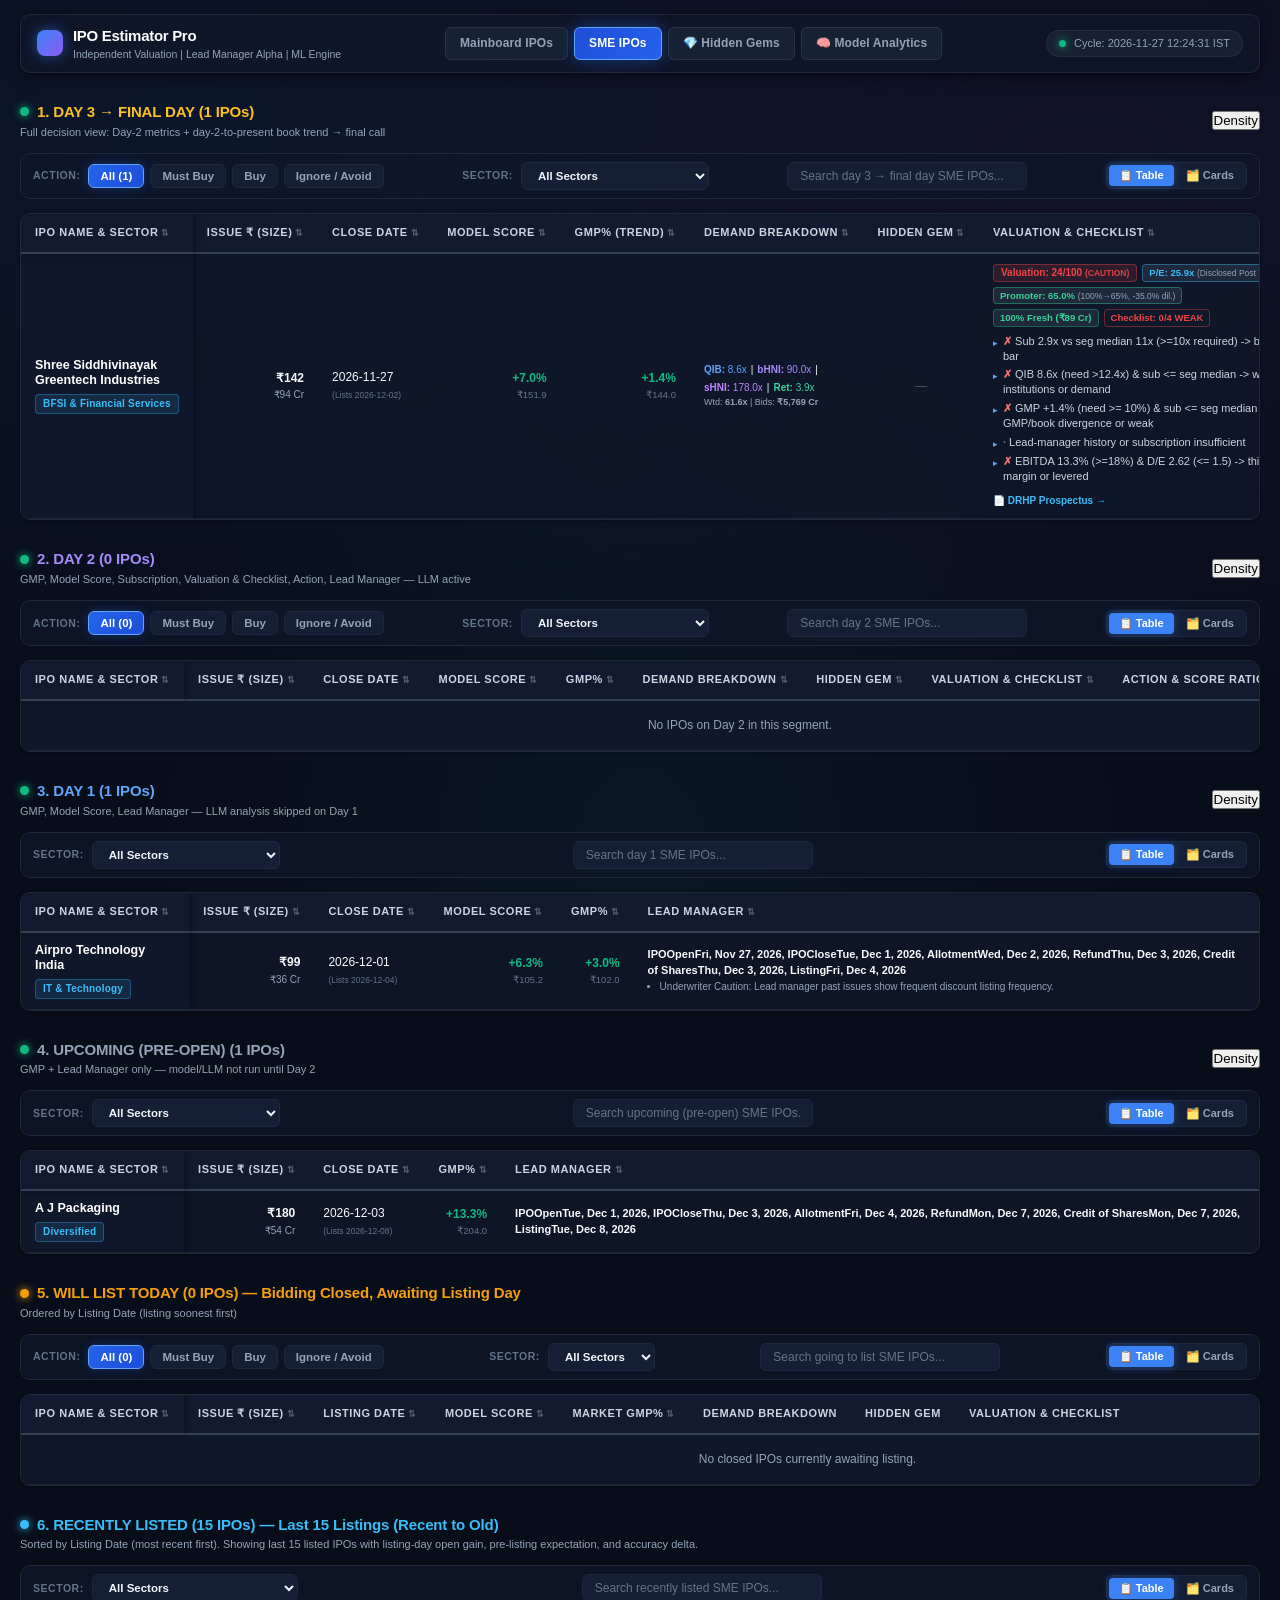
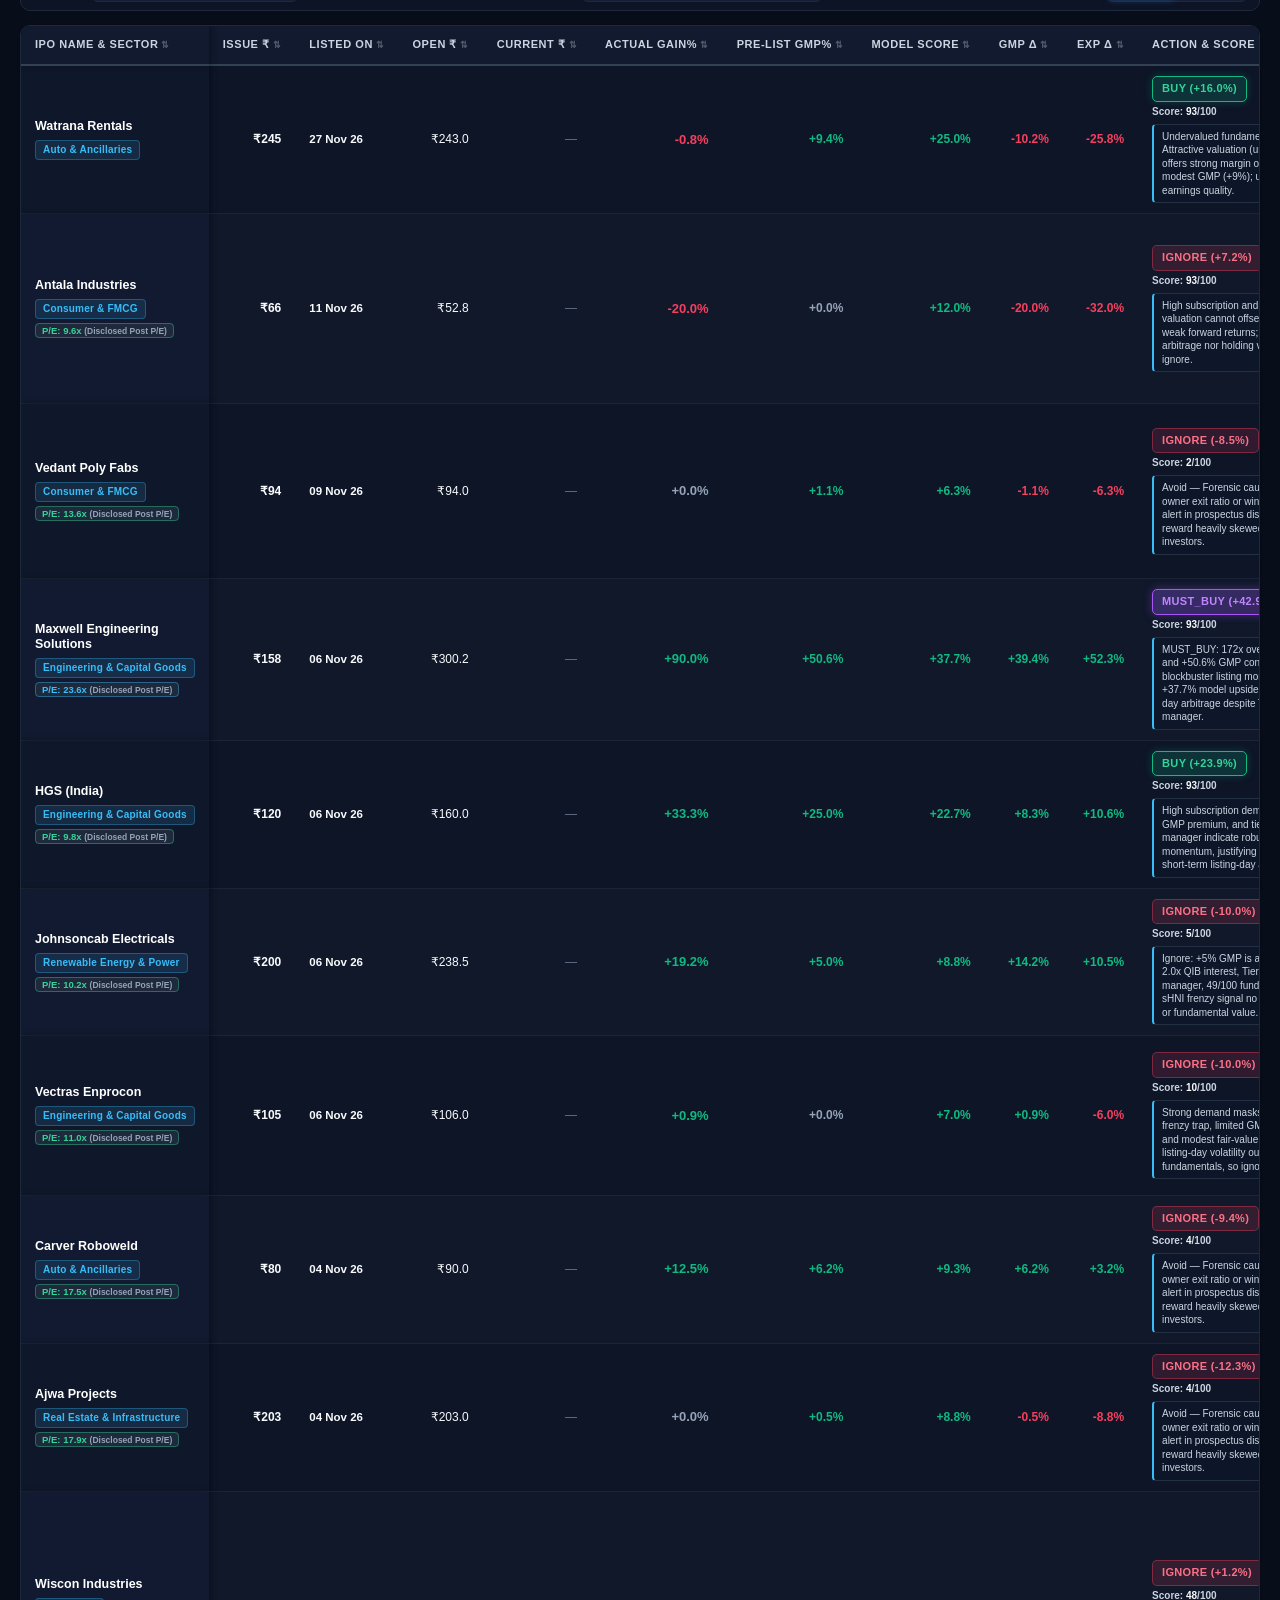
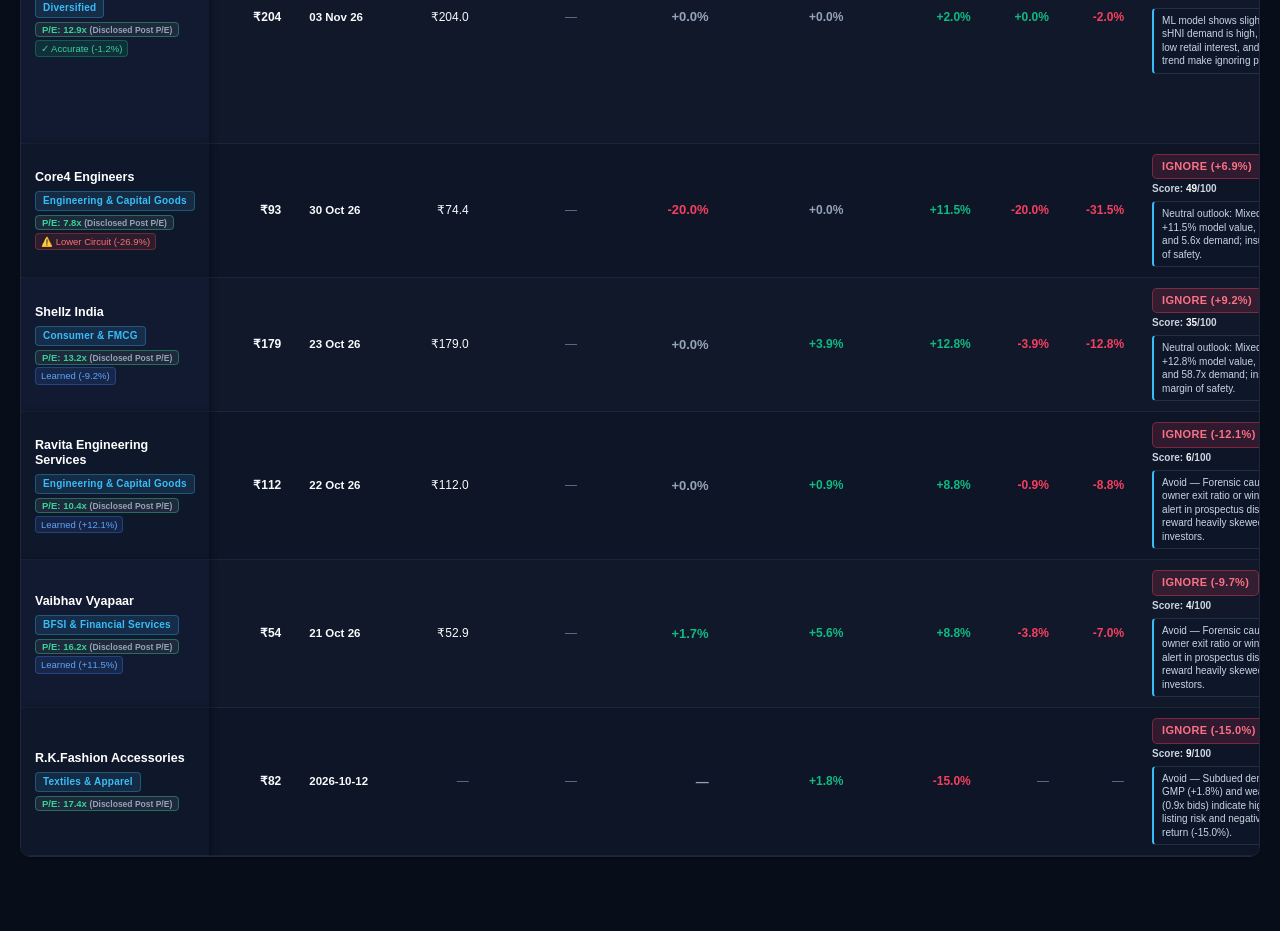
<file: sme.html>
<!DOCTYPE html>
<html lang="en">
<head>
<meta charset="utf-8">
<meta name="viewport" content="width=device-width, initial-scale=1">
<meta http-equiv="Cache-Control" content="no-cache, no-store, must-revalidate">
<meta http-equiv="Pragma" content="no-cache">
<meta http-equiv="Expires" content="0">
<title>SME IPOs — IPO Estimator Pro</title>
<link rel="stylesheet" href="css/styles.css">
</head>
<body class="compact-grid">


<nav class="main-nav">
  <div class="nav-brand">
    <span class="brand-icon"></span>
    <div>
      <div class="brand-title">IPO Estimator Pro</div>
      <div class="brand-sub">Independent Valuation | Lead Manager Alpha | ML Engine</div>
    </div>
  </div>
  <div class="nav-links">
    <a href="mainboard.html" class="nav-tab ">Mainboard IPOs</a>
    <a href="sme.html" class="nav-tab active">SME IPOs</a>
    <a href="hidden_gems.html" class="nav-tab ">💎 Hidden Gems</a>
    <a href="models.html" class="nav-tab ">🧠 Model Analytics</a>
  </div>
  <div class="nav-meta">
    <span class="pulse-dot"></span> Cycle: 2026-11-27 12:24:31 IST
  </div>
</nav>



<!-- SECTION 1: DAY 3 → FINAL DAY -->
<div class="sec-hdr-row day-section" id="sec-day3plus">
  <div>
    <div class="sec-hdr" style="color:#fbbf24;"><span class="dot-open"></span> 1. DAY 3 → FINAL DAY (1 IPOs)</div>
    <div style="font-size:11px;color:#94a3b8;margin-top:2px;">Full decision view: Day-2 metrics + day-2-to-present book trend → final call</div>
  </div>
  <div class="density-switch">
    <button class="btn-density" onclick="toggleDensity()" title="Toggle table row padding">Density</button>
  </div>
</div>
<div class="toolbar">
  
  <div class="filter-group">
    <span class="filter-label">ACTION:</span>
    <button class="pill-filter active" onclick="filterAction('day3plus', 'all', this)">All (1)</button>
    <button class="pill-filter" onclick="filterAction('day3plus', 'MUST_BUY', this)">Must Buy</button>
    <button class="pill-filter" onclick="filterAction('day3plus', 'BUY', this)">Buy</button>
    <button class="pill-filter" onclick="filterAction('day3plus', 'IGNORE', this)">Ignore / Avoid</button>
  </div>
  <div class="filter-group">
    <span class="filter-label">SECTOR:</span>
    <select class="select-filter" id="sector-day3plus" onchange="filterSection('day3plus')">
      <option value="all">All Sectors</option>
      <option value="BFSI &amp; Financial Services">BFSI &amp; Financial Services</option>
<option value="Diversified">Diversified</option>
<option value="IT &amp; Technology">IT &amp; Technology</option>
    </select>
  </div>
  <input type="text" class="search-box" id="search-day3plus"
         placeholder="Search day 3 → final day SME IPOs..."
         oninput="filterSection('day3plus')">
  <div class="view-switch-group">
    <button class="view-btn view-btn-table active" id="btn-view-table-day3plus" onclick="toggleViewMode('day3plus', 'table', this)" title="Table View">📋 Table</button>
    <button class="view-btn view-btn-cards" id="btn-view-cards-day3plus" onclick="toggleViewMode('day3plus', 'cards', this)" title="Cards View">🗂️ Cards</button>
  </div>
</div>
<div class="table-container" id="table-container-day3plus">
  <table id="table-day3plus">
    <thead><tr><th class="sortable" onclick="sortTable('table-day3plus', 0, false)">IPO Name &amp; Sector</th><th class="sortable num" onclick="sortTable('table-day3plus', 1, true)">Issue ₹ (Size)</th><th class="sortable" onclick="sortTable('table-day3plus', 2, false)">Close Date</th><th class="sortable num" onclick="sortTable('table-day3plus', 3, true)">Model Score</th><th class="sortable num" onclick="sortTable('table-day3plus', 4, true)">GMP% (Trend)</th><th class="sortable" onclick="sortTable('table-day3plus', 5, false)">Demand Breakdown</th><th class="sortable" onclick="sortTable('table-day3plus', 6, false)">Hidden Gem</th><th class="sortable" onclick="sortTable('table-day3plus', 7, false)">Valuation &amp; Checklist</th><th class="sortable" onclick="sortTable('table-day3plus', 8, false)">Action &amp; Score Rationale</th><th class="sortable" onclick="sortTable('table-day3plus', 9, false)">Lead Manager</th></tr></thead>
    <tbody id="day3plus-table-body">
        <tr class="day3plus-row" data-rec="IGNORE" data-sector="BFSI &amp; Financial Services">
          <td>
            <div style="font-weight:700;font-size:12.5px;color:#ffffff;line-height:1.2;margin-bottom:3px;">Shree Siddhivinayak Greentech Industries</div>
            <span class="sector-pill">BFSI &amp; Financial Services</span>
          </td>
          <td class="num">
            <div style='font-weight:700;font-size:12px;color:#f8fafc;'>&#8377;142</div>
            <div style='font-size:10px;color:#94a3b8;margin-top:2px;'>₹94 Cr</div>
          </td>
          <td>2026-11-27<br><span style='font-size:8.5px;color:#64748b;'>(Lists 2026-12-02)</span></td>
          <td class="num" style="color:var(--green)"><b style="font-size:12px;">+7.0%</b><div style='font-size:9.5px;color:#64748b;margin-top:1px;'>&#8377;151.9</div></td>
          <td class="num" style="color:var(--green)">
            <b style="font-size:12px;">+1.4%</b>
            <div style='font-size:9.5px;color:#64748b;margin-top:1px;'>&#8377;144.0</div>
          </td>
          <td>
            <div style='display:flex;gap:4px;font-size:10px;white-space:nowrap;flex-wrap:wrap;'><span title='QIB (Institutions)' style='color:#60a5fa;'><b>QIB:</b> 8.6x</span> | <span title='bHNI (>10L)' style='color:#a78bfa;'><b>bHNI:</b> 90.0x</span> | <span title='sHNI (2-10L)' style='color:#c084fc;'><b>sHNI:</b> 178.0x</span> | <span title='Retail Individual' style='color:#34d399;'><b>Ret:</b> 3.9x</span></div>
            <div style='font-size:9px;color:#94a3b8;margin-top:1px;'>Wtd: <b>61.6x</b> | Bids: <b>₹5,769 Cr</b></div>
          </td>
          <td class='gem-col' style='text-align:center;color:#475569;font-size:12px;vertical-align:middle;'>—</td>
          <td style="min-width:320px;">
          <div class="points-container">
            <div class='metric-pills-row'><span class='badge-val-score' style='background:#ef444422;color:#ef4444;border:1px solid #ef444466;font-weight:700;padding:1px 7px;border-radius:4px;font-size:10px;' title='Fundamental Valuation Score: 24/100 (CAUTION)'>Valuation: <b>24/100</b> <span style='font-size:8.5px;opacity:0.9;'>(CAUTION)</span></span><span style='background:#1e293b;border:1px solid #38bdf866;color:#38bdf8;padding:1px 6px;border-radius:4px;font-size:9.5px;font-weight:600;' title='Valuation Multiplier Cascade (Disclosed Post P/E)'>P/E: <b>25.9x</b> <span style='color:#94a3b8;font-size:8.5px;font-weight:400;'>(Disclosed Post P/E)</span></span><span style='background:#1e293b;border:1px solid #34d39966;color:#34d399;padding:1px 6px;border-radius:4px;font-size:9.5px;font-weight:600;' title='Promoter Holding: 100.0% Pre &rarr; 65.0% Post'>Promoter: <b>65.0%</b> <span style='color:#94a3b8;font-size:8.5px;font-weight:400;'>(100%&rarr;65%, -35.0% dil.)</span></span><span style='background:#1e293b;border:1px solid #10b98166;color:#34d399;padding:1px 6px;border-radius:4px;font-size:9.5px;font-weight:600;' title='100% Fresh Issue funds internal business growth'>100% Fresh (₹89 Cr)</span><span class='checklist-pill' title='FAIL: Sub 2.9x vs seg median 11x (&gt;=10x required) -&gt; below bar | FAIL: QIB 8.6x (need &gt;12.4x) &amp; sub &lt;= seg median -&gt; weak institutions or demand | FAIL: GMP +1.4% (need &gt;= 10%) &amp; sub &lt;= seg median -&gt; GMP/book divergence or weak | SKIP: Lead-manager history or subscription insufficient | FAIL: EBITDA 13.3% (&gt;=18%) &amp; D/E 2.62 (&lt;= 1.5) -&gt; thin margin or levered' style='background:#0f172a;border:1px solid #ef444466;color:#ef4444;padding:1px 6px;border-radius:4px;font-size:9.5px;font-weight:700;'>Checklist: <b>0/4</b> WEAK</span></div>
            <div class='point-bullet'><span class='bullet-icon'>▸</span><span><span style='color:#f87171;font-weight:700;'>✗</span> Sub 2.9x vs seg median 11x (>=10x required) -> below bar</span></div><div class='point-bullet'><span class='bullet-icon'>▸</span><span><span style='color:#f87171;font-weight:700;'>✗</span> QIB 8.6x (need >12.4x) & sub <= seg median -> weak institutions or demand</span></div><div class='point-bullet'><span class='bullet-icon'>▸</span><span><span style='color:#f87171;font-weight:700;'>✗</span> GMP +1.4% (need >= 10%) & sub <= seg median -> GMP/book divergence or weak</span></div><div class='point-bullet'><span class='bullet-icon'>▸</span><span><span style='color:#64748b;font-weight:700;'>·</span> Lead-manager history or subscription insufficient</span></div><div class='point-bullet'><span class='bullet-icon'>▸</span><span><span style='color:#f87171;font-weight:700;'>✗</span> EBITDA 13.3% (>=18%) & D/E 2.62 (<= 1.5) -> thin margin or levered</span></div>
            <div style='margin-top:4px;'><a href='https://nsearchives.nseindia.com/content/ipo/RHP_SHREESIDHI.zip' target='_blank' style='font-size:10px;color:#38bdf8;text-decoration:none;font-weight:600;'>&#128196; DRHP Prospectus &rarr;</a></div>
          </div>
        </td>
          <td style="min-width:180px;">
            <span class="badge-rec ignore">IGNORE (-9.3%)</span>
            <div style='font-size:10px;color:#cbd5e1;font-weight:600;margin-top:3px;'>Score: <b style='color:#f8fafc;'>1</b>/100</div>
            <div class='action-reason-box'>Ignore: demand is weak at 2.9x versus 8.5x+, &#x27;frenzy trap&#x27; warns oversubscription, and low DRHP/P/E signal risk—so positive model and premium do not warrant investment.</div>
          </td>
          <td>
            <div style="font-weight:600;font-size:11px;color:#f8fafc;">IPOOpenWed, Nov 25, 2026, IPOCloseFri, Nov 27, 2026, AllotmentMon, Nov 30, 2026, RefundTue, Dec 8, 2026, Credit of SharesTue, Dec 8, 2026, ListingWed, Dec 9, 2026</div>
            <ul style='margin:3px 0 0 12px;padding:0;font-size:10px;color:#94a3b8;line-height:1.25;'><li>Underwriter Caution: Lead manager past issues show frequent discount listing frequency.</li></ul>
          </td>
        </tr></tbody>
  </table>
</div>
<div class="cards-view-container" id="cards-container-day3plus">
  
        <div class="ipo-card day3plus-row" data-rec="IGNORE" data-sector="BFSI &amp; Financial Services">
          <div class="ipo-card-header">
            <div>
              <div class="ipo-card-title">Shree Siddhivinayak Greentech Industries</div>
              <div class="ipo-card-meta">
                <span class="sector-pill">BFSI &amp; Financial Services</span>
                
              </div>
            </div>
            <div style="text-align:right;">
              <span class="badge-rec ignore">IGNORE (-9.3%)</span>
              <div><span style='font-size:10px;color:#cbd5e1;font-weight:600;margin-left:4px;'>Score: <b>1</b>/100</span></div>
            </div>
          </div>

          <div class="ipo-card-stats">
            <div class="card-stat-item">
              <span class="card-stat-label">Issue Price (Size)</span>
              <span class="card-stat-val">
                &#8377;142
                <span style='font-size:10.5px;color:#94a3b8;font-weight:600;'> (₹94 Cr)</span>
              </span>
            </div>
            <div class="card-stat-item">
              <span class="card-stat-label">Timeline</span>
              <span class="card-stat-val" style="font-size:11.5px;color:#cbd5e1;">Close: <b>2026-11-27</b> &bull; Lists: 2026-12-02</span>
            </div>
            <div class="card-stat-item">
              <span class="card-stat-label">Model Score</span>
              <span class="card-stat-val" style="color:var(--green);">
                +7.0% <span style="font-size:10px;color:#94a3b8;">(&#8377;151.9)</span>
              </span>
            </div>
            <div class="card-stat-item">
              <span class="card-stat-label">Market GMP</span>
              <span class="card-stat-val" style="color:var(--green);">
                +1.4% <span style="font-size:10px;color:#94a3b8;">(&#8377;144.0)</span>
              </span>
            </div>
          </div>

          <div class='card-demand-bar'><div style='font-size:10px;color:#94a3b8;margin-bottom:3px;font-weight:700;'>DEMAND MULTIPLES:</div><div style='display:flex;gap:6px;flex-wrap:wrap;'><span title='QIB' style='color:#60a5fa;'><b>QIB:</b> 8.6x</span> | <span title='bHNI' style='color:#a78bfa;'><b>bHNI:</b> 90.0x</span> | <span title='sHNI' style='color:#c084fc;'><b>sHNI:</b> 178.0x</span> | <span title='Retail' style='color:#34d399;'><b>Ret:</b> 3.9x</span></div></div>
          <div class='metric-pills-row' style='margin-top:6px;'><span class='checklist-pill' title='FAIL: Sub 2.9x vs seg median 11x (&gt;=10x required) -&gt; below bar | FAIL: QIB 8.6x (need &gt;12.4x) &amp; sub &lt;= seg median -&gt; weak institutions or demand | FAIL: GMP +1.4% (need &gt;= 10%) &amp; sub &lt;= seg median -&gt; GMP/book divergence or weak | SKIP: Lead-manager history or subscription insufficient | FAIL: EBITDA 13.3% (&gt;=18%) &amp; D/E 2.62 (&lt;= 1.5) -&gt; thin margin or levered' style='background:#0f172a;border:1px solid #ef444466;color:#ef4444;padding:1px 6px;border-radius:4px;font-size:9.5px;font-weight:700;'>Checklist: <b>0/4</b> WEAK</span><span style='background:#1e293b;border:1px solid #38bdf866;color:#38bdf8;padding:1px 6px;border-radius:4px;font-size:9.5px;font-weight:600;'>P/E: <b>25.9x</b></span><span style='background:#1e293b;border:1px solid #34d39966;color:#34d399;padding:1px 6px;border-radius:4px;font-size:9.5px;font-weight:600;'>Promoter: <b>65.0%</b></span><span style='background:#1e293b;border:1px solid #10b98166;color:#34d399;padding:1px 6px;border-radius:4px;font-size:9.5px;font-weight:600;'>100% Fresh</span></div>
          <div class='card-rationale'>Ignore: demand is weak at 2.9x versus 8.5x+, &#x27;frenzy trap&#x27; warns oversubscription, and low DRHP/P/E signal risk—so positive model and premium do not warrant investment.</div>

          <div class="card-footer">
            <div style="font-size:11px;color:#94a3b8;">
              <span style="color:#64748b;font-weight:600;">Banker:</span> <b style="color:#f8fafc;">IPOOpenWed, Nov 25, 2026, IPOCloseFri, Nov 27, 2026, AllotmentMon, Nov 30, 2026, RefundTue, Dec 8, 2026, Credit of SharesTue, Dec 8, 2026, ListingWed, Dec 9, 2026</b>
            </div>
            <a href='https://nsearchives.nseindia.com/content/ipo/RHP_SHREESIDHI.zip' target='_blank' style='font-size:10px;color:#38bdf8;text-decoration:none;font-weight:600;'>&#128196; DRHP &rarr;</a>
          </div>
        </div>
        
</div>



<!-- SECTION 2: DAY 2 -->
<div class="sec-hdr-row day-section" id="sec-day2">
  <div>
    <div class="sec-hdr" style="color:#a78bfa;"><span class="dot-open"></span> 2. DAY 2 (0 IPOs)</div>
    <div style="font-size:11px;color:#94a3b8;margin-top:2px;">GMP, Model Score, Subscription, Valuation & Checklist, Action, Lead Manager — LLM active</div>
  </div>
  <div class="density-switch">
    <button class="btn-density" onclick="toggleDensity()" title="Toggle table row padding">Density</button>
  </div>
</div>
<div class="toolbar">
  
  <div class="filter-group">
    <span class="filter-label">ACTION:</span>
    <button class="pill-filter active" onclick="filterAction('day2', 'all', this)">All (0)</button>
    <button class="pill-filter" onclick="filterAction('day2', 'MUST_BUY', this)">Must Buy</button>
    <button class="pill-filter" onclick="filterAction('day2', 'BUY', this)">Buy</button>
    <button class="pill-filter" onclick="filterAction('day2', 'IGNORE', this)">Ignore / Avoid</button>
  </div>
  <div class="filter-group">
    <span class="filter-label">SECTOR:</span>
    <select class="select-filter" id="sector-day2" onchange="filterSection('day2')">
      <option value="all">All Sectors</option>
      <option value="BFSI &amp; Financial Services">BFSI &amp; Financial Services</option>
<option value="Diversified">Diversified</option>
<option value="IT &amp; Technology">IT &amp; Technology</option>
    </select>
  </div>
  <input type="text" class="search-box" id="search-day2"
         placeholder="Search day 2 SME IPOs..."
         oninput="filterSection('day2')">
  <div class="view-switch-group">
    <button class="view-btn view-btn-table active" id="btn-view-table-day2" onclick="toggleViewMode('day2', 'table', this)" title="Table View">📋 Table</button>
    <button class="view-btn view-btn-cards" id="btn-view-cards-day2" onclick="toggleViewMode('day2', 'cards', this)" title="Cards View">🗂️ Cards</button>
  </div>
</div>
<div class="table-container" id="table-container-day2">
  <table id="table-day2">
    <thead><tr><th class="sortable" onclick="sortTable('table-day2', 0, false)">IPO Name &amp; Sector</th><th class="sortable num" onclick="sortTable('table-day2', 1, true)">Issue ₹ (Size)</th><th class="sortable" onclick="sortTable('table-day2', 2, false)">Close Date</th><th class="sortable num" onclick="sortTable('table-day2', 3, true)">Model Score</th><th class="sortable num" onclick="sortTable('table-day2', 4, true)">GMP%</th><th class="sortable" onclick="sortTable('table-day2', 5, false)">Demand Breakdown</th><th class="sortable" onclick="sortTable('table-day2', 6, false)">Hidden Gem</th><th class="sortable" onclick="sortTable('table-day2', 7, false)">Valuation &amp; Checklist</th><th class="sortable" onclick="sortTable('table-day2', 8, false)">Action &amp; Score Rationale</th><th class="sortable" onclick="sortTable('table-day2', 9, false)">Lead Manager</th></tr></thead>
    <tbody id="day2-table-body"><tr><td colspan="10" style="text-align:center;padding:16px;color:#94a3b8;">No IPOs on Day 2 in this segment.</td></tr></tbody>
  </table>
</div>
<div class="cards-view-container" id="cards-container-day2">
  <div style="text-align:center;padding:24px;color:#94a3b8;background:#0f172a;border:1px solid #1e293b;border-radius:8px;">No IPOs on Day 2 in this segment.</div>
</div>



<!-- SECTION 3: DAY 1 -->
<div class="sec-hdr-row day-section" id="sec-day1">
  <div>
    <div class="sec-hdr" style="color:#60a5fa;"><span class="dot-open"></span> 3. DAY 1 (1 IPOs)</div>
    <div style="font-size:11px;color:#94a3b8;margin-top:2px;">GMP, Model Score, Lead Manager — LLM analysis skipped on Day 1</div>
  </div>
  <div class="density-switch">
    <button class="btn-density" onclick="toggleDensity()" title="Toggle table row padding">Density</button>
  </div>
</div>
<div class="toolbar">
  
  <div class="filter-group">
    <span class="filter-label">SECTOR:</span>
    <select class="select-filter" id="sector-day1" onchange="filterSection('day1')">
      <option value="all">All Sectors</option>
      <option value="BFSI &amp; Financial Services">BFSI &amp; Financial Services</option>
<option value="Diversified">Diversified</option>
<option value="IT &amp; Technology">IT &amp; Technology</option>
    </select>
  </div>
  <input type="text" class="search-box" id="search-day1"
         placeholder="Search day 1 SME IPOs..."
         oninput="filterSection('day1')">
  <div class="view-switch-group">
    <button class="view-btn view-btn-table active" id="btn-view-table-day1" onclick="toggleViewMode('day1', 'table', this)" title="Table View">📋 Table</button>
    <button class="view-btn view-btn-cards" id="btn-view-cards-day1" onclick="toggleViewMode('day1', 'cards', this)" title="Cards View">🗂️ Cards</button>
  </div>
</div>
<div class="table-container" id="table-container-day1">
  <table id="table-day1">
    <thead><tr><th class="sortable" onclick="sortTable('table-day1', 0, false)">IPO Name &amp; Sector</th><th class="sortable num" onclick="sortTable('table-day1', 1, true)">Issue ₹ (Size)</th><th class="sortable" onclick="sortTable('table-day1', 2, false)">Close Date</th><th class="sortable num" onclick="sortTable('table-day1', 3, true)">Model Score</th><th class="sortable num" onclick="sortTable('table-day1', 4, true)">GMP%</th><th class="sortable" onclick="sortTable('table-day1', 5, false)">Lead Manager</th></tr></thead>
    <tbody id="day1-table-body">
            <tr class="day1-row" data-rec="IGNORE" data-sector="IT &amp; Technology">
              <td>
                <div style="font-weight:700;font-size:12.5px;color:#ffffff;line-height:1.2;margin-bottom:3px;">Airpro Technology India</div>
                <span class="sector-pill">IT &amp; Technology</span>
              </td>
              <td class="num">
                <div style='font-weight:700;font-size:12px;color:#f8fafc;'>&#8377;99</div>
                <div style='font-size:10px;color:#94a3b8;margin-top:2px;'>₹36 Cr</div>
              </td>
              <td>2026-12-01<br><span style='font-size:8.5px;color:#64748b;'>(Lists 2026-12-04)</span></td>
              <td class="num" style="color:var(--green)"><b style="font-size:12px;">+6.3%</b><div style='font-size:9.5px;color:#64748b;margin-top:1px;'>&#8377;105.2</div></td>
              <td class="num" style="color:var(--green)"><b style="font-size:12px;">+3.0%</b><div style='font-size:9.5px;color:#64748b;margin-top:1px;'>&#8377;102.0</div></td>
              <td>
                <div style="font-weight:600;font-size:11px;color:#f8fafc;">IPOOpenFri, Nov 27, 2026, IPOCloseTue, Dec 1, 2026, AllotmentWed, Dec 2, 2026, RefundThu, Dec 3, 2026, Credit of SharesThu, Dec 3, 2026, ListingFri, Dec 4, 2026</div>
                <ul style='margin:3px 0 0 12px;padding:0;font-size:10px;color:#94a3b8;line-height:1.25;'><li>Underwriter Caution: Lead manager past issues show frequent discount listing frequency.</li></ul>
              </td>
            </tr></tbody>
  </table>
</div>
<div class="cards-view-container" id="cards-container-day1">
  
        <div class="ipo-card day1-row" data-rec="IGNORE" data-sector="IT &amp; Technology">
          <div class="ipo-card-header">
            <div>
              <div class="ipo-card-title">Airpro Technology India</div>
              <div class="ipo-card-meta">
                <span class="sector-pill">IT &amp; Technology</span>
                
              </div>
            </div>
            <div style="text-align:right;">
              <span class="badge-rec ignore">IGNORE (-7.5%)</span>
              <div><span style='font-size:10px;color:#cbd5e1;font-weight:600;margin-left:4px;'>Score: <b>2</b>/100</span></div>
            </div>
          </div>

          <div class="ipo-card-stats">
            <div class="card-stat-item">
              <span class="card-stat-label">Issue Price (Size)</span>
              <span class="card-stat-val">
                &#8377;99
                <span style='font-size:10.5px;color:#94a3b8;font-weight:600;'> (₹36 Cr)</span>
              </span>
            </div>
            <div class="card-stat-item">
              <span class="card-stat-label">Timeline</span>
              <span class="card-stat-val" style="font-size:11.5px;color:#cbd5e1;">Close: <b>2026-12-01</b> &bull; Lists: 2026-12-04</span>
            </div>
            <div class="card-stat-item">
              <span class="card-stat-label">Model Score</span>
              <span class="card-stat-val" style="color:var(--green);">
                +6.3% <span style="font-size:10px;color:#94a3b8;">(&#8377;105.2)</span>
              </span>
            </div>
            <div class="card-stat-item">
              <span class="card-stat-label">Market GMP</span>
              <span class="card-stat-val" style="color:var(--green);">
                +3.0% <span style="font-size:10px;color:#94a3b8;">(&#8377;102.0)</span>
              </span>
            </div>
          </div>

          <div class='card-demand-bar'><div style='font-size:10px;color:#94a3b8;margin-bottom:3px;font-weight:700;'>DEMAND MULTIPLES:</div><div style='display:flex;gap:6px;flex-wrap:wrap;'><span title='QIB' style='color:#60a5fa;'><b>QIB:</b> 0.0x</span> | <span title='HNI' style='color:#a78bfa;'><b>HNI:</b> 107.0x</span> | <span title='Retail' style='color:#34d399;'><b>Ret:</b> 0.1x</span></div></div>
          <div class='metric-pills-row' style='margin-top:6px;'><span class='checklist-pill' title='FAIL: Sub 0.4x vs seg median 11x (&gt;=10x required) -&gt; below bar | FAIL: QIB 0.0x (need &gt;12.4x) &amp; sub &lt;= seg median -&gt; weak institutions or demand | FAIL: GMP +3.0% (need &gt;= 10%) &amp; sub &lt;= seg median -&gt; GMP/book divergence or weak | SKIP: Lead-manager history or subscription insufficient | PASS: EBITDA 25.1% (&gt;=18%) &amp; D/E 0.51 (&lt;= 1.5) -&gt; quality without leverage' style='background:#0f172a;border:1px solid #ef444466;color:#ef4444;padding:1px 6px;border-radius:4px;font-size:9.5px;font-weight:700;'>Checklist: <b>1/4</b> WEAK</span><span style='background:#1e293b;border:1px solid #34d39966;color:#34d399;padding:1px 6px;border-radius:4px;font-size:9.5px;font-weight:600;'>P/E: <b>19.4x</b></span><span style='background:#1e293b;border:1px solid #34d39966;color:#34d399;padding:1px 6px;border-radius:4px;font-size:9.5px;font-weight:600;'>Promoter: <b>69.8%</b></span></div>
          <div class='card-rationale'>Avoid — Forensic caution: High owner exit ratio or window-dressing alert in prospectus disclosures; risk-reward heavily skewed against public investors.</div>

          <div class="card-footer">
            <div style="font-size:11px;color:#94a3b8;">
              <span style="color:#64748b;font-weight:600;">Banker:</span> <b style="color:#f8fafc;">IPOOpenFri, Nov 27, 2026, IPOCloseTue, Dec 1, 2026, AllotmentWed, Dec 2, 2026, RefundThu, Dec 3, 2026, Credit of SharesThu, Dec 3, 2026, ListingFri, Dec 4, 2026</b>
            </div>
            
          </div>
        </div>
        
</div>



<!-- SECTION 4: UPCOMING (PRE-OPEN) -->
<div class="sec-hdr-row day-section" id="sec-upcoming">
  <div>
    <div class="sec-hdr" style="color:#94a3b8;"><span class="dot-open"></span> 4. UPCOMING (PRE-OPEN) (1 IPOs)</div>
    <div style="font-size:11px;color:#94a3b8;margin-top:2px;">GMP + Lead Manager only — model/LLM not run until Day 2</div>
  </div>
  <div class="density-switch">
    <button class="btn-density" onclick="toggleDensity()" title="Toggle table row padding">Density</button>
  </div>
</div>
<div class="toolbar">
  
  <div class="filter-group">
    <span class="filter-label">SECTOR:</span>
    <select class="select-filter" id="sector-upcoming" onchange="filterSection('upcoming')">
      <option value="all">All Sectors</option>
      <option value="BFSI &amp; Financial Services">BFSI &amp; Financial Services</option>
<option value="Diversified">Diversified</option>
<option value="IT &amp; Technology">IT &amp; Technology</option>
    </select>
  </div>
  <input type="text" class="search-box" id="search-upcoming"
         placeholder="Search upcoming (pre-open) SME IPOs..."
         oninput="filterSection('upcoming')">
  <div class="view-switch-group">
    <button class="view-btn view-btn-table active" id="btn-view-table-upcoming" onclick="toggleViewMode('upcoming', 'table', this)" title="Table View">📋 Table</button>
    <button class="view-btn view-btn-cards" id="btn-view-cards-upcoming" onclick="toggleViewMode('upcoming', 'cards', this)" title="Cards View">🗂️ Cards</button>
  </div>
</div>
<div class="table-container" id="table-container-upcoming">
  <table id="table-upcoming">
    <thead><tr><th class="sortable" onclick="sortTable('table-upcoming', 0, false)">IPO Name &amp; Sector</th><th class="sortable num" onclick="sortTable('table-upcoming', 1, true)">Issue ₹ (Size)</th><th class="sortable" onclick="sortTable('table-upcoming', 2, false)">Close Date</th><th class="sortable num" onclick="sortTable('table-upcoming', 3, true)">GMP%</th><th class="sortable" onclick="sortTable('table-upcoming', 4, false)">Lead Manager</th></tr></thead>
    <tbody id="upcoming-table-body">
            <tr class="upcoming-row" data-rec="IGNORE" data-sector="Diversified">
              <td>
                <div style="font-weight:700;font-size:12.5px;color:#ffffff;line-height:1.2;margin-bottom:3px;">A J Packaging</div>
                <span class="sector-pill">Diversified</span>
              </td>
              <td class="num">
                <div style='font-weight:700;font-size:12px;color:#f8fafc;'>&#8377;180</div>
                <div style='font-size:10px;color:#94a3b8;margin-top:2px;'>₹54 Cr</div>
              </td>
              <td>2026-12-03<br><span style='font-size:8.5px;color:#64748b;'>(Lists 2026-12-08)</span></td>
              <td class="num" style="color:var(--green)"><b style="font-size:12px;">+13.3%</b><div style='font-size:9.5px;color:#64748b;margin-top:1px;'>&#8377;204.0</div></td>
              <td>
                <div style="font-weight:600;font-size:11px;color:#f8fafc;">IPOOpenTue, Dec 1, 2026, IPOCloseThu, Dec 3, 2026, AllotmentFri, Dec 4, 2026, RefundMon, Dec 7, 2026, Credit of SharesMon, Dec 7, 2026, ListingTue, Dec 8, 2026</div>
              </td>
            </tr></tbody>
  </table>
</div>
<div class="cards-view-container" id="cards-container-upcoming">
  
        <div class="ipo-card upcoming-row" data-rec="IGNORE" data-sector="Diversified">
          <div class="ipo-card-header">
            <div>
              <div class="ipo-card-title">A J Packaging</div>
              <div class="ipo-card-meta">
                <span class="sector-pill">Diversified</span>
                
              </div>
            </div>
            <div style="text-align:right;">
              <span class="badge-rec ignore">IGNORE (+8.5%)</span>
              <div><span style='font-size:10px;color:#cbd5e1;font-weight:600;margin-left:4px;'>Score: <b>29</b>/100</span></div>
            </div>
          </div>

          <div class="ipo-card-stats">
            <div class="card-stat-item">
              <span class="card-stat-label">Issue Price (Size)</span>
              <span class="card-stat-val">
                &#8377;180
                <span style='font-size:10.5px;color:#94a3b8;font-weight:600;'> (₹54 Cr)</span>
              </span>
            </div>
            <div class="card-stat-item">
              <span class="card-stat-label">Timeline</span>
              <span class="card-stat-val" style="font-size:11.5px;color:#cbd5e1;">Close: <b>2026-12-03</b> &bull; Lists: 2026-12-08</span>
            </div>
            <div class="card-stat-item">
              <span class="card-stat-label">Model Score</span>
              <span class="card-stat-val" style="color:var(--green);">
                +2.0% <span style="font-size:10px;color:#94a3b8;">(&#8377;183.7)</span>
              </span>
            </div>
            <div class="card-stat-item">
              <span class="card-stat-label">Market GMP</span>
              <span class="card-stat-val" style="color:var(--green);">
                +13.3% <span style="font-size:10px;color:#94a3b8;">(&#8377;204.0)</span>
              </span>
            </div>
          </div>

          
          <div class='metric-pills-row' style='margin-top:6px;'><span class='checklist-pill' title='SKIP: No subscription data yet | SKIP: QIB / total subscription not available | SKIP: GMP or subscription not available | SKIP: Lead-manager history or subscription insufficient | FAIL: EBITDA 10.9% (&gt;=18%) &amp; D/E 1.47 (&lt;= 1.5) -&gt; thin margin or levered' style='background:#0f172a;border:1px solid #ef444466;color:#ef4444;padding:1px 6px;border-radius:4px;font-size:9.5px;font-weight:700;'>Checklist: <b>0/1</b> WEAK</span><span style='background:#1e293b;border:1px solid #34d39966;color:#34d399;padding:1px 6px;border-radius:4px;font-size:9.5px;font-weight:600;'>P/E: <b>13.6x</b></span><span style='background:#1e293b;border:1px solid #34d39966;color:#34d399;padding:1px 6px;border-radius:4px;font-size:9.5px;font-weight:600;'>Promoter: <b>66.1%</b></span></div>
          <div class='card-rationale'>Neutral outlook: Mixed indicators with +2.0% model value, +13.3% GMP, and 0.0x demand; insufficient margin of safety. (Interim bids; final demand may change by closing day.)</div>

          <div class="card-footer">
            <div style="font-size:11px;color:#94a3b8;">
              <span style="color:#64748b;font-weight:600;">Banker:</span> <b style="color:#f8fafc;">IPOOpenTue, Dec 1, 2026, IPOCloseThu, Dec 3, 2026, AllotmentFri, Dec 4, 2026, RefundMon, Dec 7, 2026, Credit of SharesMon, Dec 7, 2026, ListingTue, Dec 8, 2026</b>
            </div>
            
          </div>
        </div>
        
</div>


<!-- ========================================================================= -->
<!-- SECTION 5: WILL LIST TODAY — LISTING PENDING -->
<!-- ========================================================================= -->
<div class="sec-hdr-row day-section" id="sec-pending">
  <div>
    <div class="sec-hdr" style="color:#f59e0b;"><span class="dot-pending"></span>
      5. WILL LIST TODAY (0 IPOs) — Bidding Closed, Awaiting Listing Day
    </div>
    <div style="font-size:11px;color:#94a3b8;margin-top:2px;">Ordered by Listing Date (listing soonest first)</div>
  </div>
</div>
<div class="toolbar">
  <div class="filter-group">
    <span class="filter-label">ACTION:</span>
    <button class="pill-filter active" onclick="filterAction('pending', 'all', this)">All (0)</button>
    <button class="pill-filter" onclick="filterAction('pending', 'MUST_BUY', this)">Must Buy</button>
    <button class="pill-filter" onclick="filterAction('pending', 'BUY', this)">Buy</button>
    <button class="pill-filter" onclick="filterAction('pending', 'IGNORE', this)">Ignore / Avoid</button>
  </div>
  <div class="filter-group">
    <span class="filter-label">SECTOR:</span>
    <select class="select-filter" id="sector-pending" onchange="filterSection('pending')">
      <option value="all">All Sectors</option>
      
    </select>
  </div>
  <input type="text" class="search-box" id="search-pending"
         placeholder="Search going to list SME IPOs..." oninput="filterSection('pending')">
  <div class="view-switch-group">
    <button class="view-btn view-btn-table active" id="btn-view-table-pending" onclick="toggleViewMode('pending', 'table', this)" title="Table View">📋 Table</button>
    <button class="view-btn view-btn-cards" id="btn-view-cards-pending" onclick="toggleViewMode('pending', 'cards', this)" title="Cards View">🗂️ Cards</button>
  </div>
</div>

<div class="table-container" id="table-container-pending">
  <table id="table-pending">
    <thead>
      <tr>
        <th class="sortable" onclick="sortTable('table-pending', 0, false)">IPO Name &amp; Sector</th>
        <th class="sortable num" onclick="sortTable('table-pending', 1, true)">Issue ₹ (Size)</th>
        <th class="sortable" onclick="sortTable('table-pending', 2, false)">Listing Date</th>
        <th class="sortable num" onclick="sortTable('table-pending', 3, true)">Model Score</th>
        <th class="sortable num" onclick="sortTable('table-pending', 4, true)">Market GMP%</th>
        <th>Demand Breakdown</th>
        <th>Hidden Gem</th>
        <th style="min-width:300px;">Valuation &amp; Checklist</th>
        <th class="sortable" style="min-width:180px;" onclick="sortTable('table-pending', 8, false)">Action &amp; Score Rationale</th>
        <th>Lead Manager</th>
      </tr>
    </thead>
    <tbody id="pending-table-body">
      <tr><td colspan="10" style="text-align:center;padding:16px;color:#94a3b8;">No closed IPOs currently awaiting listing.</td></tr>
    </tbody>
  </table>
</div>
<div class="cards-view-container" id="cards-container-pending">
  <div style="text-align:center;padding:24px;color:#94a3b8;background:#0f172a;border:1px solid #1e293b;border-radius:8px;">No closed IPOs currently awaiting listing.</div>
</div>

<!-- ========================================================================= -->
<!-- SECTION 6: RECENTLY LISTED — LAST 15 LISTINGS (RECENT TO OLD) -->
<!-- ========================================================================= -->
<div class="sec-hdr-row day-section" id="sec-recently-listed">
  <div>
    <div class="sec-hdr" style="color:#38bdf8;"><span class="dot-listed"></span>
      6. RECENTLY LISTED (15 IPOs) — Last 15 Listings (Recent to Old)
    </div>
    <div style="font-size:11px;color:#94a3b8;margin-top:2px;">
      Sorted by Listing Date (most recent first). Showing last 15 listed IPOs with listing-day open gain,
      pre-listing expectation, and accuracy delta.
    </div>
  </div>
</div>
<div class="toolbar">
  <div class="filter-group">
    <span class="filter-label">SECTOR:</span>
    <select class="select-filter" id="sector-recently-listed" onchange="filterSection('recently-listed')">
      <option value="all">All Sectors</option>
      <option value="Auto &amp; Ancillaries">Auto &amp; Ancillaries</option>
<option value="BFSI &amp; Financial Services">BFSI &amp; Financial Services</option>
<option value="Consumer &amp; FMCG">Consumer &amp; FMCG</option>
<option value="Diversified">Diversified</option>
<option value="Engineering &amp; Capital Goods">Engineering &amp; Capital Goods</option>
<option value="Real Estate &amp; Infrastructure">Real Estate &amp; Infrastructure</option>
<option value="Renewable Energy &amp; Power">Renewable Energy &amp; Power</option>
<option value="Textiles &amp; Apparel">Textiles &amp; Apparel</option>
    </select>
  </div>
  <input type="text" class="search-box" id="search-recently-listed"
         placeholder="Search recently listed SME IPOs..." oninput="filterSection('recently-listed')">
  <div class="view-switch-group">
    <button class="view-btn view-btn-table active" id="btn-view-table-recently-listed" onclick="toggleViewMode('recently-listed', 'table', this)" title="Table View">📋 Table</button>
    <button class="view-btn view-btn-cards" id="btn-view-cards-recently-listed" onclick="toggleViewMode('recently-listed', 'cards', this)" title="Cards View">🗂️ Cards</button>
  </div>
</div>

<div class="table-container" id="table-container-recently-listed">
  <table id="table-recently-listed">
    <thead>
      <tr>
        <th class="sortable" onclick="sortTable('table-recently-listed', 0, false)">IPO Name &amp; Sector</th>
        <th class="sortable num" onclick="sortTable('table-recently-listed', 1, true)">Issue ₹</th>
        <th class="sortable" onclick="sortTable('table-recently-listed', 2, false)">Listed On</th>
        <th class="sortable num" onclick="sortTable('table-recently-listed', 3, true)">Open ₹</th>
        <th class="sortable num" onclick="sortTable('table-recently-listed', 4, true)">Current ₹</th>
        <th class="sortable num" onclick="sortTable('table-recently-listed', 5, true)">Actual Gain%</th>
        <th class="sortable num" onclick="sortTable('table-recently-listed', 6, true)">Pre-List GMP%</th>
        <th class="sortable num" onclick="sortTable('table-recently-listed', 7, true)">Model Score</th>
        <th class="sortable num" onclick="sortTable('table-recently-listed', 8, true)">GMP &Delta;</th>
        <th class="sortable num" onclick="sortTable('table-recently-listed', 9, true)">Exp &Delta;</th>
        <th class="sortable" style="min-width:180px;" onclick="sortTable('table-recently-listed', 10, false)">Action &amp; Score Rationale</th>
        <th>Lead Manager(s)</th>
      </tr>
    </thead>
    <tbody id="recently-listed-table-body">
      
        <tr class="recently-listed-row" data-rec="BUY" data-sector="Auto &amp; Ancillaries">
          <td>
            <div style="font-weight:700;font-size:12.5px;color:#ffffff;line-height:1.2;margin-bottom:3px;">Watrana Rentals</div>
            <span class="sector-pill">Auto &amp; Ancillaries</span>
            
            
          </td>
          <td class="num"><b style='color:#f8fafc;'>&#8377;245</b></td>
          <td><b style="color:#f8fafc;font-size:11.5px;">27 Nov 26</b></td>
          <td class="num">&#8377;243.0</td>
          <td class="num"><span class="dim" style="color:#64748b;">—</span></td>
          <td class="num" style="color:var(--red)"><b style="font-size:13px;">-0.8%</b></td>
          <td class="num" style="color:var(--green)"><b style="font-size:12px;">+9.4%</b></td>
          <td class="num" style="color:var(--green)"><b style="font-size:12px;">+25.0%</b></td>
          <td class="num" style="color:var(--red)"><b>-10.2%</b></td>
          <td class="num" style="color:var(--red)"><b>-25.8%</b></td>
          <td style="min-width:180px;">
            <span class="badge-rec buy">BUY (+16.0%)</span>
            <div style='font-size:10px;color:#cbd5e1;font-weight:600;margin-top:3px;'>Score: <b style='color:#f8fafc;'>93</b>/100</div>
            <div class='action-reason-box'>Undervalued fundamental play: Attractive valuation (undisclosed P/E) offers strong margin of safety despite modest GMP (+9%); upside driven by earnings quality.</div>
          </td>
          <td>
            <div style="font-weight:600;font-size:11px;color:#f8fafc;">Oneview Corporate Advisors Pvt Ltd</div>
          </td>
        </tr>

        <tr class="recently-listed-row" data-rec="IGNORE" data-sector="Consumer &amp; FMCG">
          <td>
            <div style="font-weight:700;font-size:12.5px;color:#ffffff;line-height:1.2;margin-bottom:3px;">Antala Industries</div>
            <span class="sector-pill">Consumer &amp; FMCG</span>
            <div style='margin-top:3px;'><span style='background:#1e293b;border:1px solid #34d39966;color:#34d399;padding:1px 6px;border-radius:4px;font-size:9.5px;font-weight:600;'>P/E: <b>9.6x</b> <span style='color:#94a3b8;font-size:8.5px;'>(Disclosed Post P/E)</span></span></div>
            
          </td>
          <td class="num"><b style='color:#f8fafc;'>&#8377;66</b></td>
          <td><b style="color:#f8fafc;font-size:11.5px;">11 Nov 26</b></td>
          <td class="num">&#8377;52.8</td>
          <td class="num"><span class="dim" style="color:#64748b;">—</span></td>
          <td class="num" style="color:var(--red)"><b style="font-size:13px;">-20.0%</b></td>
          <td class="num" style="color:var(--dim)"><b style="font-size:12px;">+0.0%</b></td>
          <td class="num" style="color:var(--green)"><b style="font-size:12px;">+12.0%</b></td>
          <td class="num" style="color:var(--red)"><b>-20.0%</b></td>
          <td class="num" style="color:var(--red)"><b>-32.0%</b></td>
          <td style="min-width:180px;">
            <span class="badge-rec ignore">IGNORE (+7.2%)</span>
            <div style='font-size:10px;color:#cbd5e1;font-weight:600;margin-top:3px;'>Score: <b style='color:#f8fafc;'>93</b>/100</div>
            <div class='action-reason-box'>High subscription and cheap valuation cannot offset zero GMP and weak forward returns; neither listing arbitrage nor holding value exists—ignore.</div>
          </td>
          <td>
            <div style="font-weight:600;font-size:11px;color:#f8fafc;">Vatsa Capital Venture Pvt.Ltd., IPOOpenThu, Oct 29, 2026, IPOClose(Extended)Thu, Nov 5, 2026, AllotmentFri, Nov 6, 2026, RefundMon, Nov 2, 2026, Credit of SharesMon, Nov 2, 2026, ListingWed, Nov 11, 2026</div>
          </td>
        </tr>

        <tr class="recently-listed-row" data-rec="IGNORE" data-sector="Consumer &amp; FMCG">
          <td>
            <div style="font-weight:700;font-size:12.5px;color:#ffffff;line-height:1.2;margin-bottom:3px;">Vedant Poly Fabs</div>
            <span class="sector-pill">Consumer &amp; FMCG</span>
            <div style='margin-top:3px;'><span style='background:#1e293b;border:1px solid #34d39966;color:#34d399;padding:1px 6px;border-radius:4px;font-size:9.5px;font-weight:600;'>P/E: <b>13.6x</b> <span style='color:#94a3b8;font-size:8.5px;'>(Disclosed Post P/E)</span></span></div>
            
          </td>
          <td class="num"><b style='color:#f8fafc;'>&#8377;94</b></td>
          <td><b style="color:#f8fafc;font-size:11.5px;">09 Nov 26</b></td>
          <td class="num">&#8377;94.0</td>
          <td class="num"><span class="dim" style="color:#64748b;">—</span></td>
          <td class="num" style="color:var(--dim)"><b style="font-size:13px;">+0.0%</b></td>
          <td class="num" style="color:var(--green)"><b style="font-size:12px;">+1.1%</b></td>
          <td class="num" style="color:var(--green)"><b style="font-size:12px;">+6.3%</b></td>
          <td class="num" style="color:var(--red)"><b>-1.1%</b></td>
          <td class="num" style="color:var(--red)"><b>-6.3%</b></td>
          <td style="min-width:180px;">
            <span class="badge-rec ignore">IGNORE (-8.5%)</span>
            <div style='font-size:10px;color:#cbd5e1;font-weight:600;margin-top:3px;'>Score: <b style='color:#f8fafc;'>2</b>/100</div>
            <div class='action-reason-box'>Avoid — Forensic caution: High owner exit ratio or window-dressing alert in prospectus disclosures; risk-reward heavily skewed against public investors.</div>
          </td>
          <td>
            <div style="font-weight:600;font-size:11px;color:#f8fafc;">Affinity Global Capital Market Pvt Ltd., IPOOpenMon, Nov 2, 2026, IPOCloseWed, Nov 4, 2026, AllotmentThu, Nov 5, 2026, RefundFri, Nov 6, 2026, Credit of SharesFri, Nov 6, 2026, ListingMon, Nov 9, 2026</div>
          </td>
        </tr>

        <tr class="recently-listed-row" data-rec="MUST_BUY" data-sector="Engineering &amp; Capital Goods">
          <td>
            <div style="font-weight:700;font-size:12.5px;color:#ffffff;line-height:1.2;margin-bottom:3px;">Maxwell Engineering Solutions</div>
            <span class="sector-pill">Engineering &amp; Capital Goods</span>
            <div style='margin-top:3px;'><span style='background:#1e293b;border:1px solid #38bdf866;color:#38bdf8;padding:1px 6px;border-radius:4px;font-size:9.5px;font-weight:600;'>P/E: <b>23.6x</b> <span style='color:#94a3b8;font-size:8.5px;'>(Disclosed Post P/E)</span></span></div>
            
          </td>
          <td class="num"><b style='color:#f8fafc;'>&#8377;158</b></td>
          <td><b style="color:#f8fafc;font-size:11.5px;">06 Nov 26</b></td>
          <td class="num">&#8377;300.2</td>
          <td class="num"><span class="dim" style="color:#64748b;">—</span></td>
          <td class="num" style="color:var(--green)"><b style="font-size:13px;">+90.0%</b></td>
          <td class="num" style="color:var(--green)"><b style="font-size:12px;">+50.6%</b></td>
          <td class="num" style="color:var(--green)"><b style="font-size:12px;">+37.7%</b></td>
          <td class="num" style="color:var(--green)"><b>+39.4%</b></td>
          <td class="num" style="color:var(--green)"><b>+52.3%</b></td>
          <td style="min-width:180px;">
            <span class="badge-rec must-buy">MUST_BUY (+42.9%)</span>
            <div style='font-size:10px;color:#cbd5e1;font-weight:600;margin-top:3px;'>Score: <b style='color:#f8fafc;'>93</b>/100</div>
            <div class='action-reason-box'>MUST_BUY: 172x oversubscription and +50.6% GMP confirm blockbuster listing momentum; +37.7% model upside justifies listing-day arbitrage despite Tier-4 lead manager.</div>
          </td>
          <td>
            <div style="font-weight:600;font-size:11px;color:#f8fafc;">JDA Capital Services Ltd., IPOOpenFri, Oct 30, 2026, IPOCloseTue, Nov 3, 2026, AllotmentWed, Nov 4, 2026, RefundThu, Nov 5, 2026, Credit of SharesThu, Nov 5, 2026, ListingFri, Nov 6, 2026</div>
          </td>
        </tr>

        <tr class="recently-listed-row" data-rec="BUY" data-sector="Engineering &amp; Capital Goods">
          <td>
            <div style="font-weight:700;font-size:12.5px;color:#ffffff;line-height:1.2;margin-bottom:3px;">HGS (India)</div>
            <span class="sector-pill">Engineering &amp; Capital Goods</span>
            <div style='margin-top:3px;'><span style='background:#1e293b;border:1px solid #34d39966;color:#34d399;padding:1px 6px;border-radius:4px;font-size:9.5px;font-weight:600;'>P/E: <b>9.8x</b> <span style='color:#94a3b8;font-size:8.5px;'>(Disclosed Post P/E)</span></span></div>
            
          </td>
          <td class="num"><b style='color:#f8fafc;'>&#8377;120</b></td>
          <td><b style="color:#f8fafc;font-size:11.5px;">06 Nov 26</b></td>
          <td class="num">&#8377;160.0</td>
          <td class="num"><span class="dim" style="color:#64748b;">—</span></td>
          <td class="num" style="color:var(--green)"><b style="font-size:13px;">+33.3%</b></td>
          <td class="num" style="color:var(--green)"><b style="font-size:12px;">+25.0%</b></td>
          <td class="num" style="color:var(--green)"><b style="font-size:12px;">+22.7%</b></td>
          <td class="num" style="color:var(--green)"><b>+8.3%</b></td>
          <td class="num" style="color:var(--green)"><b>+10.6%</b></td>
          <td style="min-width:180px;">
            <span class="badge-rec buy">BUY (+23.9%)</span>
            <div style='font-size:10px;color:#cbd5e1;font-weight:600;margin-top:3px;'>Score: <b style='color:#f8fafc;'>93</b>/100</div>
            <div class='action-reason-box'>High subscription demand, strong GMP premium, and tier‑1 lead manager indicate robust listing momentum, justifying a BUY for short‑term listing‑day arbitrage.</div>
          </td>
          <td>
            <div style="font-weight:600;font-size:11px;color:#f8fafc;">Hem Securities Ltd, IPOOpenFri, Oct 30, 2026, IPOCloseTue, Nov 3, 2026, AllotmentWed, Nov 4, 2026, RefundThu, Nov 5, 2026, Credit of SharesThu, Nov 5, 2026, ListingFri, Nov 6, 2026</div>
          </td>
        </tr>

        <tr class="recently-listed-row" data-rec="IGNORE" data-sector="Renewable Energy &amp; Power">
          <td>
            <div style="font-weight:700;font-size:12.5px;color:#ffffff;line-height:1.2;margin-bottom:3px;">Johnsoncab Electricals</div>
            <span class="sector-pill">Renewable Energy &amp; Power</span>
            <div style='margin-top:3px;'><span style='background:#1e293b;border:1px solid #34d39966;color:#34d399;padding:1px 6px;border-radius:4px;font-size:9.5px;font-weight:600;'>P/E: <b>10.2x</b> <span style='color:#94a3b8;font-size:8.5px;'>(Disclosed Post P/E)</span></span></div>
            
          </td>
          <td class="num"><b style='color:#f8fafc;'>&#8377;200</b></td>
          <td><b style="color:#f8fafc;font-size:11.5px;">06 Nov 26</b></td>
          <td class="num">&#8377;238.5</td>
          <td class="num"><span class="dim" style="color:#64748b;">—</span></td>
          <td class="num" style="color:var(--green)"><b style="font-size:13px;">+19.2%</b></td>
          <td class="num" style="color:var(--green)"><b style="font-size:12px;">+5.0%</b></td>
          <td class="num" style="color:var(--green)"><b style="font-size:12px;">+8.8%</b></td>
          <td class="num" style="color:var(--green)"><b>+14.2%</b></td>
          <td class="num" style="color:var(--green)"><b>+10.5%</b></td>
          <td style="min-width:180px;">
            <span class="badge-rec ignore">IGNORE (-10.0%)</span>
            <div style='font-size:10px;color:#cbd5e1;font-weight:600;margin-top:3px;'>Score: <b style='color:#f8fafc;'>5</b>/100</div>
            <div class='action-reason-box'>Ignore: +5% GMP is a trap—weak 2.0x QIB interest, Tier-3 lead manager, 49/100 fundamentals, and sHNI frenzy signal no listing arbitrage or fundamental value.</div>
          </td>
          <td>
            <div style="font-weight:600;font-size:11px;color:#f8fafc;">Isk Advisors Pvt Ltd, IPOOpenFri, Oct 30, 2026, IPOCloseTue, Nov 3, 2026, AllotmentWed, Nov 4, 2026, RefundThu, Nov 5, 2026, Credit of SharesThu, Nov 5, 2026, ListingFri, Nov 6, 2026</div>
          </td>
        </tr>

        <tr class="recently-listed-row" data-rec="IGNORE" data-sector="Engineering &amp; Capital Goods">
          <td>
            <div style="font-weight:700;font-size:12.5px;color:#ffffff;line-height:1.2;margin-bottom:3px;">Vectras Enprocon</div>
            <span class="sector-pill">Engineering &amp; Capital Goods</span>
            <div style='margin-top:3px;'><span style='background:#1e293b;border:1px solid #34d39966;color:#34d399;padding:1px 6px;border-radius:4px;font-size:9.5px;font-weight:600;'>P/E: <b>11.0x</b> <span style='color:#94a3b8;font-size:8.5px;'>(Disclosed Post P/E)</span></span></div>
            
          </td>
          <td class="num"><b style='color:#f8fafc;'>&#8377;105</b></td>
          <td><b style="color:#f8fafc;font-size:11.5px;">06 Nov 26</b></td>
          <td class="num">&#8377;106.0</td>
          <td class="num"><span class="dim" style="color:#64748b;">—</span></td>
          <td class="num" style="color:var(--green)"><b style="font-size:13px;">+0.9%</b></td>
          <td class="num" style="color:var(--dim)"><b style="font-size:12px;">+0.0%</b></td>
          <td class="num" style="color:var(--green)"><b style="font-size:12px;">+7.0%</b></td>
          <td class="num" style="color:var(--green)"><b>+0.9%</b></td>
          <td class="num" style="color:var(--red)"><b>-6.0%</b></td>
          <td style="min-width:180px;">
            <span class="badge-rec ignore">IGNORE (-10.0%)</span>
            <div style='font-size:10px;color:#cbd5e1;font-weight:600;margin-top:3px;'>Score: <b style='color:#f8fafc;'>10</b>/100</div>
            <div class='action-reason-box'>Strong demand masks a subscription frenzy trap, limited GMP premium and modest fair‑value upside make listing‑day volatility outweigh fundamentals, so ignore.</div>
          </td>
          <td>
            <div style="font-weight:600;font-size:11px;color:#f8fafc;">Beeline Capital Advisors Pvt Ltd, IPOOpenFri, Oct 30, 2026, IPOCloseTue, Nov 3, 2026, AllotmentWed, Nov 4, 2026, RefundThu, Nov 5, 2026, Credit of SharesThu, Nov 5, 2026, ListingFri, Nov 6, 2026</div>
          </td>
        </tr>

        <tr class="recently-listed-row" data-rec="IGNORE" data-sector="Auto &amp; Ancillaries">
          <td>
            <div style="font-weight:700;font-size:12.5px;color:#ffffff;line-height:1.2;margin-bottom:3px;">Carver Roboweld</div>
            <span class="sector-pill">Auto &amp; Ancillaries</span>
            <div style='margin-top:3px;'><span style='background:#1e293b;border:1px solid #34d39966;color:#34d399;padding:1px 6px;border-radius:4px;font-size:9.5px;font-weight:600;'>P/E: <b>17.5x</b> <span style='color:#94a3b8;font-size:8.5px;'>(Disclosed Post P/E)</span></span></div>
            
          </td>
          <td class="num"><b style='color:#f8fafc;'>&#8377;80</b></td>
          <td><b style="color:#f8fafc;font-size:11.5px;">04 Nov 26</b></td>
          <td class="num">&#8377;90.0</td>
          <td class="num"><span class="dim" style="color:#64748b;">—</span></td>
          <td class="num" style="color:var(--green)"><b style="font-size:13px;">+12.5%</b></td>
          <td class="num" style="color:var(--green)"><b style="font-size:12px;">+6.2%</b></td>
          <td class="num" style="color:var(--green)"><b style="font-size:12px;">+9.3%</b></td>
          <td class="num" style="color:var(--green)"><b>+6.2%</b></td>
          <td class="num" style="color:var(--green)"><b>+3.2%</b></td>
          <td style="min-width:180px;">
            <span class="badge-rec ignore">IGNORE (-9.4%)</span>
            <div style='font-size:10px;color:#cbd5e1;font-weight:600;margin-top:3px;'>Score: <b style='color:#f8fafc;'>4</b>/100</div>
            <div class='action-reason-box'>Avoid — Forensic caution: High owner exit ratio or window-dressing alert in prospectus disclosures; risk-reward heavily skewed against public investors.</div>
          </td>
          <td>
            <div style="font-weight:600;font-size:11px;color:#f8fafc;">Smart Horizon Capital Advisors Pvt Ltd</div>
          </td>
        </tr>

        <tr class="recently-listed-row" data-rec="IGNORE" data-sector="Real Estate &amp; Infrastructure">
          <td>
            <div style="font-weight:700;font-size:12.5px;color:#ffffff;line-height:1.2;margin-bottom:3px;">Ajwa Projects</div>
            <span class="sector-pill">Real Estate &amp; Infrastructure</span>
            <div style='margin-top:3px;'><span style='background:#1e293b;border:1px solid #34d39966;color:#34d399;padding:1px 6px;border-radius:4px;font-size:9.5px;font-weight:600;'>P/E: <b>17.9x</b> <span style='color:#94a3b8;font-size:8.5px;'>(Disclosed Post P/E)</span></span></div>
            
          </td>
          <td class="num"><b style='color:#f8fafc;'>&#8377;203</b></td>
          <td><b style="color:#f8fafc;font-size:11.5px;">04 Nov 26</b></td>
          <td class="num">&#8377;203.0</td>
          <td class="num"><span class="dim" style="color:#64748b;">—</span></td>
          <td class="num" style="color:var(--dim)"><b style="font-size:13px;">+0.0%</b></td>
          <td class="num" style="color:var(--green)"><b style="font-size:12px;">+0.5%</b></td>
          <td class="num" style="color:var(--green)"><b style="font-size:12px;">+8.8%</b></td>
          <td class="num" style="color:var(--red)"><b>-0.5%</b></td>
          <td class="num" style="color:var(--red)"><b>-8.8%</b></td>
          <td style="min-width:180px;">
            <span class="badge-rec ignore">IGNORE (-12.3%)</span>
            <div style='font-size:10px;color:#cbd5e1;font-weight:600;margin-top:3px;'>Score: <b style='color:#f8fafc;'>4</b>/100</div>
            <div class='action-reason-box'>Avoid — Forensic caution: High owner exit ratio or window-dressing alert in prospectus disclosures; risk-reward heavily skewed against public investors.</div>
          </td>
          <td>
            <div style="font-weight:600;font-size:11px;color:#f8fafc;">Wealth Mine Networks Pvt Ltd</div>
          </td>
        </tr>

        <tr class="recently-listed-row" data-rec="IGNORE" data-sector="Diversified">
          <td>
            <div style="font-weight:700;font-size:12.5px;color:#ffffff;line-height:1.2;margin-bottom:3px;">Wiscon Industries</div>
            <span class="sector-pill">Diversified</span>
            <div style='margin-top:3px;'><span style='background:#1e293b;border:1px solid #34d39966;color:#34d399;padding:1px 6px;border-radius:4px;font-size:9.5px;font-weight:600;'>P/E: <b>12.9x</b> <span style='color:#94a3b8;font-size:8.5px;'>(Disclosed Post P/E)</span></span></div>
            <div title='Listing pop aligned with consensus prediction within +/-5%.' style='display:inline-block;background:#10b98122;color:#34d399;border:1px solid #10b98155;padding:1px 5px;border-radius:4px;font-size:9.5px;margin-top:2px;cursor:help;'>✓ Accurate (-1.2%)</div>
          </td>
          <td class="num"><b style='color:#f8fafc;'>&#8377;204</b></td>
          <td><b style="color:#f8fafc;font-size:11.5px;">03 Nov 26</b></td>
          <td class="num">&#8377;204.0</td>
          <td class="num"><span class="dim" style="color:#64748b;">—</span></td>
          <td class="num" style="color:var(--dim)"><b style="font-size:13px;">+0.0%</b></td>
          <td class="num" style="color:var(--dim)"><b style="font-size:12px;">+0.0%</b></td>
          <td class="num" style="color:var(--green)"><b style="font-size:12px;">+2.0%</b></td>
          <td class="num" style="color:var(--green)"><b>+0.0%</b></td>
          <td class="num" style="color:var(--red)"><b>-2.0%</b></td>
          <td style="min-width:180px;">
            <span class="badge-rec ignore">IGNORE (+1.2%)</span>
            <div style='font-size:10px;color:#cbd5e1;font-weight:600;margin-top:3px;'>Score: <b style='color:#f8fafc;'>48</b>/100</div>
            <div class='action-reason-box'>ML model shows slight upside and sHNI demand is high, but zero GMP, low retail interest, and low forward trend make ignoring prudent.</div>
          </td>
          <td>
            <div style="font-weight:600;font-size:11px;color:#f8fafc;">Motilal Oswal Investment Advisors Ltd, Idbi Capital Markets Services Ltd, Smart Horizon Capital Advisors Pvt Ltd, IPOOpenTue, Oct 27, 2026, IPOCloseThu, Oct 29, 2026, AllotmentFri, Oct 30, 2026, RefundMon, Nov 2, 2026, Credit of SharesMon, Nov 2, 2026, ListingTue, Nov 3, 2026</div>
          </td>
        </tr>

        <tr class="recently-listed-row" data-rec="IGNORE" data-sector="Engineering &amp; Capital Goods">
          <td>
            <div style="font-weight:700;font-size:12.5px;color:#ffffff;line-height:1.2;margin-bottom:3px;">Core4 Engineers</div>
            <span class="sector-pill">Engineering &amp; Capital Goods</span>
            <div style='margin-top:3px;'><span style='background:#1e293b;border:1px solid #34d39966;color:#34d399;padding:1px 6px;border-radius:4px;font-size:9.5px;font-weight:600;'>P/E: <b>7.8x</b> <span style='color:#94a3b8;font-size:8.5px;'>(Disclosed Post P/E)</span></span></div>
            <div title='SME issue locked at lower circuit (-20.0%). Risk discount was insufficient given liquidity concentration.' style='display:inline-block;background:#ef444422;color:#f87171;border:1px solid #ef444455;padding:1px 5px;border-radius:4px;font-size:9.5px;margin-top:2px;cursor:help;'>⚠️ Lower Circuit (-26.9%)</div>
          </td>
          <td class="num"><b style='color:#f8fafc;'>&#8377;93</b></td>
          <td><b style="color:#f8fafc;font-size:11.5px;">30 Oct 26</b></td>
          <td class="num">&#8377;74.4</td>
          <td class="num"><span class="dim" style="color:#64748b;">—</span></td>
          <td class="num" style="color:var(--red)"><b style="font-size:13px;">-20.0%</b></td>
          <td class="num" style="color:var(--dim)"><b style="font-size:12px;">+0.0%</b></td>
          <td class="num" style="color:var(--green)"><b style="font-size:12px;">+11.5%</b></td>
          <td class="num" style="color:var(--red)"><b>-20.0%</b></td>
          <td class="num" style="color:var(--red)"><b>-31.5%</b></td>
          <td style="min-width:180px;">
            <span class="badge-rec ignore">IGNORE (+6.9%)</span>
            <div style='font-size:10px;color:#cbd5e1;font-weight:600;margin-top:3px;'>Score: <b style='color:#f8fafc;'>49</b>/100</div>
            <div class='action-reason-box'>Neutral outlook: Mixed indicators with +11.5% model value, +0.0% GMP, and 5.6x demand; insufficient margin of safety.</div>
          </td>
          <td>
            <div style="font-weight:600;font-size:11px;color:#f8fafc;">Socradamus Capital Pvt Ltd</div>
          </td>
        </tr>

        <tr class="recently-listed-row" data-rec="IGNORE" data-sector="Consumer &amp; FMCG">
          <td>
            <div style="font-weight:700;font-size:12.5px;color:#ffffff;line-height:1.2;margin-bottom:3px;">Shellz India</div>
            <span class="sector-pill">Consumer &amp; FMCG</span>
            <div style='margin-top:3px;'><span style='background:#1e293b;border:1px solid #34d39966;color:#34d399;padding:1px 6px;border-radius:4px;font-size:9.5px;font-weight:600;'>P/E: <b>13.2x</b> <span style='color:#94a3b8;font-size:8.5px;'>(Disclosed Post P/E)</span></span></div>
            <div title='Realized listing (+0.0%) underperformed prediction (+9.2%). Applying downward calibration offset.' style='display:inline-block;background:#3b82f622;color:#60a5fa;border:1px solid #3b82f655;padding:1px 5px;border-radius:4px;font-size:9.5px;margin-top:2px;cursor:help;'>Learned (-9.2%)</div>
          </td>
          <td class="num"><b style='color:#f8fafc;'>&#8377;179</b></td>
          <td><b style="color:#f8fafc;font-size:11.5px;">23 Oct 26</b></td>
          <td class="num">&#8377;179.0</td>
          <td class="num"><span class="dim" style="color:#64748b;">—</span></td>
          <td class="num" style="color:var(--dim)"><b style="font-size:13px;">+0.0%</b></td>
          <td class="num" style="color:var(--green)"><b style="font-size:12px;">+3.9%</b></td>
          <td class="num" style="color:var(--green)"><b style="font-size:12px;">+12.8%</b></td>
          <td class="num" style="color:var(--red)"><b>-3.9%</b></td>
          <td class="num" style="color:var(--red)"><b>-12.8%</b></td>
          <td style="min-width:180px;">
            <span class="badge-rec ignore">IGNORE (+9.2%)</span>
            <div style='font-size:10px;color:#cbd5e1;font-weight:600;margin-top:3px;'>Score: <b style='color:#f8fafc;'>35</b>/100</div>
            <div class='action-reason-box'>Neutral outlook: Mixed indicators with +12.8% model value, +3.9% GMP, and 58.7x demand; insufficient margin of safety.</div>
          </td>
          <td>
            <div style="font-weight:600;font-size:11px;color:#f8fafc;">Socradamus Capital Pvt Ltd</div>
          </td>
        </tr>

        <tr class="recently-listed-row" data-rec="IGNORE" data-sector="Engineering &amp; Capital Goods">
          <td>
            <div style="font-weight:700;font-size:12.5px;color:#ffffff;line-height:1.2;margin-bottom:3px;">Ravita Engineering Services</div>
            <span class="sector-pill">Engineering &amp; Capital Goods</span>
            <div style='margin-top:3px;'><span style='background:#1e293b;border:1px solid #34d39966;color:#34d399;padding:1px 6px;border-radius:4px;font-size:9.5px;font-weight:600;'>P/E: <b>10.4x</b> <span style='color:#94a3b8;font-size:8.5px;'>(Disclosed Post P/E)</span></span></div>
            <div title='Listing gain (+0.0%) surpassed estimate (-12.1%). Positive price discovery strength.' style='display:inline-block;background:#3b82f622;color:#60a5fa;border:1px solid #3b82f655;padding:1px 5px;border-radius:4px;font-size:9.5px;margin-top:2px;cursor:help;'>Learned (+12.1%)</div>
          </td>
          <td class="num"><b style='color:#f8fafc;'>&#8377;112</b></td>
          <td><b style="color:#f8fafc;font-size:11.5px;">22 Oct 26</b></td>
          <td class="num">&#8377;112.0</td>
          <td class="num"><span class="dim" style="color:#64748b;">—</span></td>
          <td class="num" style="color:var(--dim)"><b style="font-size:13px;">+0.0%</b></td>
          <td class="num" style="color:var(--green)"><b style="font-size:12px;">+0.9%</b></td>
          <td class="num" style="color:var(--green)"><b style="font-size:12px;">+8.8%</b></td>
          <td class="num" style="color:var(--red)"><b>-0.9%</b></td>
          <td class="num" style="color:var(--red)"><b>-8.8%</b></td>
          <td style="min-width:180px;">
            <span class="badge-rec ignore">IGNORE (-12.1%)</span>
            <div style='font-size:10px;color:#cbd5e1;font-weight:600;margin-top:3px;'>Score: <b style='color:#f8fafc;'>6</b>/100</div>
            <div class='action-reason-box'>Avoid — Forensic caution: High owner exit ratio or window-dressing alert in prospectus disclosures; risk-reward heavily skewed against public investors.</div>
          </td>
          <td>
            <div style="font-weight:600;font-size:11px;color:#f8fafc;">Vivro Financial Services Pvt Ltd</div>
          </td>
        </tr>

        <tr class="recently-listed-row" data-rec="IGNORE" data-sector="BFSI &amp; Financial Services">
          <td>
            <div style="font-weight:700;font-size:12.5px;color:#ffffff;line-height:1.2;margin-bottom:3px;">Vaibhav Vyapaar</div>
            <span class="sector-pill">BFSI &amp; Financial Services</span>
            <div style='margin-top:3px;'><span style='background:#1e293b;border:1px solid #34d39966;color:#34d399;padding:1px 6px;border-radius:4px;font-size:9.5px;font-weight:600;'>P/E: <b>16.2x</b> <span style='color:#94a3b8;font-size:8.5px;'>(Disclosed Post P/E)</span></span></div>
            <div title='Listing gain (+1.7%) surpassed estimate (-9.7%). Positive price discovery strength.' style='display:inline-block;background:#3b82f622;color:#60a5fa;border:1px solid #3b82f655;padding:1px 5px;border-radius:4px;font-size:9.5px;margin-top:2px;cursor:help;'>Learned (+11.5%)</div>
          </td>
          <td class="num"><b style='color:#f8fafc;'>&#8377;54</b></td>
          <td><b style="color:#f8fafc;font-size:11.5px;">21 Oct 26</b></td>
          <td class="num">&#8377;52.9</td>
          <td class="num"><span class="dim" style="color:#64748b;">—</span></td>
          <td class="num" style="color:var(--green)"><b style="font-size:13px;">+1.7%</b></td>
          <td class="num" style="color:var(--green)"><b style="font-size:12px;">+5.6%</b></td>
          <td class="num" style="color:var(--green)"><b style="font-size:12px;">+8.8%</b></td>
          <td class="num" style="color:var(--red)"><b>-3.8%</b></td>
          <td class="num" style="color:var(--red)"><b>-7.0%</b></td>
          <td style="min-width:180px;">
            <span class="badge-rec ignore">IGNORE (-9.7%)</span>
            <div style='font-size:10px;color:#cbd5e1;font-weight:600;margin-top:3px;'>Score: <b style='color:#f8fafc;'>4</b>/100</div>
            <div class='action-reason-box'>Avoid — Forensic caution: High owner exit ratio or window-dressing alert in prospectus disclosures; risk-reward heavily skewed against public investors.</div>
          </td>
          <td>
            <div style="font-weight:600;font-size:11px;color:#f8fafc;">Getfive Advisors Pvt Ltd</div>
          </td>
        </tr>

        <tr class="recently-listed-row" data-rec="IGNORE" data-sector="Textiles &amp; Apparel">
          <td>
            <div style="font-weight:700;font-size:12.5px;color:#ffffff;line-height:1.2;margin-bottom:3px;">R.K.Fashion Accessories</div>
            <span class="sector-pill">Textiles &amp; Apparel</span>
            <div style='margin-top:3px;'><span style='background:#1e293b;border:1px solid #34d39966;color:#34d399;padding:1px 6px;border-radius:4px;font-size:9.5px;font-weight:600;'>P/E: <b>17.4x</b> <span style='color:#94a3b8;font-size:8.5px;'>(Disclosed Post P/E)</span></span></div>
            
          </td>
          <td class="num"><b style='color:#f8fafc;'>&#8377;82</b></td>
          <td><b style="color:#f8fafc;font-size:11.5px;">2026-10-12</b></td>
          <td class="num"><span class="dim" style="color:#64748b;">—</span></td>
          <td class="num"><span class="dim" style="color:#64748b;">—</span></td>
          <td class="num" style="color:var(--dim)"><b style="font-size:13px;">—</b></td>
          <td class="num" style="color:var(--green)"><b style="font-size:12px;">+1.8%</b></td>
          <td class="num" style="color:var(--red)"><b style="font-size:12px;">-15.0%</b></td>
          <td class="num"><span class="dim">&mdash;</span></td>
          <td class="num"><span class="dim">&mdash;</span></td>
          <td style="min-width:180px;">
            <span class="badge-rec ignore">IGNORE (-15.0%)</span>
            <div style='font-size:10px;color:#cbd5e1;font-weight:600;margin-top:3px;'>Score: <b style='color:#f8fafc;'>9</b>/100</div>
            <div class='action-reason-box'>Avoid — Subdued demand: Stagnant GMP (+1.8%) and weak subscription (0.9x bids) indicate high discount listing risk and negative expected return (-15.0%).</div>
          </td>
          <td>
            <div style="font-weight:600;font-size:11px;color:#f8fafc;">Unassigned</div>
          </td>
        </tr>
    </tbody>
  </table>
</div>
<div class="cards-view-container" id="cards-container-recently-listed">
  
        <div class="ipo-card recently-listed-card" data-rec="BUY" data-sector="Auto &amp; Ancillaries">
          <div class="ipo-card-header">
            <div>
              <div class="ipo-card-title">Watrana Rentals</div>
              <div class="ipo-card-meta">
                <span class="sector-pill">Auto &amp; Ancillaries</span>
                
              </div>
            </div>
            <div style="text-align:right;">
              <span class="badge-rec buy">BUY (+16.0%)</span>
              <div><span style='font-size:10px;color:#cbd5e1;font-weight:600;'>Score: <b>93</b>/100</span></div>
            </div>
          </div>

          <div class="ipo-card-stats" style="grid-template-columns: repeat(3, 1fr);">
            <div class="card-stat-item">
              <span class="card-stat-label">Issue ₹</span>
              <span class="card-stat-val">&#8377;245</span>
            </div>
            <div class="card-stat-item">
              <span class="card-stat-label">Listed On</span>
              <span class="card-stat-val" style="font-size:11.5px;color:#f8fafc;">27 Nov 26</span>
            </div>
            <div class="card-stat-item">
              <span class="card-stat-label">Open ₹</span>
              <span class="card-stat-val">&#8377;243.0</span>
            </div>
            <div class="card-stat-item">
              <span class="card-stat-label">Actual Gain</span>
              <span class="card-stat-val" style="color:var(--red);">-0.8%</span>
            </div>
            <div class="card-stat-item">
              <span class="card-stat-label">Pre-List GMP</span>
              <span class="card-stat-val" style="color:var(--green);">+9.4%</span>
            </div>
            <div class="card-stat-item">
              <span class="card-stat-label">Model Score</span>
              <span class="card-stat-val" style="color:var(--green);">+25.0%</span>
            </div>
          </div>

          <div style="display:flex;gap:10px;font-size:11px;background:#141f36;padding:6px 10px;border-radius:6px;border:1px solid #1e293b;align-items:center;">
            <div>GMP &Delta;: <b style="color:#f87171">-10.2%</b></div>
            <div style="color:#64748b;">|</div>
            <div>Exp &Delta;: <b style="color:#f87171">-25.8%</b></div>
          </div>

          <div class='card-rationale'>Undervalued fundamental play: Attractive valuation (undisclosed P/E) offers strong margin of safety despite modest GMP (+9%); upside driven by earnings quality.</div>

          <div class="card-footer">
            <div style="font-size:11px;color:#94a3b8;">
              <span style="color:#64748b;font-weight:600;">Banker:</span> <b style="color:#f8fafc;">Oneview Corporate Advisors Pvt Ltd</b>
            </div>
          </div>
        </div>
        

        <div class="ipo-card recently-listed-card" data-rec="IGNORE" data-sector="Consumer &amp; FMCG">
          <div class="ipo-card-header">
            <div>
              <div class="ipo-card-title">Antala Industries</div>
              <div class="ipo-card-meta">
                <span class="sector-pill">Consumer &amp; FMCG</span>
                
              </div>
            </div>
            <div style="text-align:right;">
              <span class="badge-rec ignore">IGNORE (+7.2%)</span>
              <div><span style='font-size:10px;color:#cbd5e1;font-weight:600;'>Score: <b>93</b>/100</span></div>
            </div>
          </div>

          <div class="ipo-card-stats" style="grid-template-columns: repeat(3, 1fr);">
            <div class="card-stat-item">
              <span class="card-stat-label">Issue ₹</span>
              <span class="card-stat-val">&#8377;66</span>
            </div>
            <div class="card-stat-item">
              <span class="card-stat-label">Listed On</span>
              <span class="card-stat-val" style="font-size:11.5px;color:#f8fafc;">11 Nov 26</span>
            </div>
            <div class="card-stat-item">
              <span class="card-stat-label">Open ₹</span>
              <span class="card-stat-val">&#8377;52.8</span>
            </div>
            <div class="card-stat-item">
              <span class="card-stat-label">Actual Gain</span>
              <span class="card-stat-val" style="color:var(--red);">-20.0%</span>
            </div>
            <div class="card-stat-item">
              <span class="card-stat-label">Pre-List GMP</span>
              <span class="card-stat-val" style="color:var(--dim);">+0.0%</span>
            </div>
            <div class="card-stat-item">
              <span class="card-stat-label">Model Score</span>
              <span class="card-stat-val" style="color:var(--green);">+12.0%</span>
            </div>
          </div>

          <div style="display:flex;gap:10px;font-size:11px;background:#141f36;padding:6px 10px;border-radius:6px;border:1px solid #1e293b;align-items:center;">
            <div>GMP &Delta;: <b style="color:#f87171">-20.0%</b></div>
            <div style="color:#64748b;">|</div>
            <div>Exp &Delta;: <b style="color:#f87171">-32.0%</b></div>
          </div>

          <div class='card-rationale'>High subscription and cheap valuation cannot offset zero GMP and weak forward returns; neither listing arbitrage nor holding value exists—ignore.</div>

          <div class="card-footer">
            <div style="font-size:11px;color:#94a3b8;">
              <span style="color:#64748b;font-weight:600;">Banker:</span> <b style="color:#f8fafc;">Vatsa Capital Venture Pvt.Ltd., IPOOpenThu, Oct 29, 2026, IPOClose(Extended)Thu, Nov 5, 2026, AllotmentFri, Nov 6, 2026, RefundMon, Nov 2, 2026, Credit of SharesMon, Nov 2, 2026, ListingWed, Nov 11, 2026</b>
            </div>
          </div>
        </div>
        

        <div class="ipo-card recently-listed-card" data-rec="IGNORE" data-sector="Consumer &amp; FMCG">
          <div class="ipo-card-header">
            <div>
              <div class="ipo-card-title">Vedant Poly Fabs</div>
              <div class="ipo-card-meta">
                <span class="sector-pill">Consumer &amp; FMCG</span>
                
              </div>
            </div>
            <div style="text-align:right;">
              <span class="badge-rec ignore">IGNORE (-8.5%)</span>
              <div><span style='font-size:10px;color:#cbd5e1;font-weight:600;'>Score: <b>2</b>/100</span></div>
            </div>
          </div>

          <div class="ipo-card-stats" style="grid-template-columns: repeat(3, 1fr);">
            <div class="card-stat-item">
              <span class="card-stat-label">Issue ₹</span>
              <span class="card-stat-val">&#8377;94</span>
            </div>
            <div class="card-stat-item">
              <span class="card-stat-label">Listed On</span>
              <span class="card-stat-val" style="font-size:11.5px;color:#f8fafc;">09 Nov 26</span>
            </div>
            <div class="card-stat-item">
              <span class="card-stat-label">Open ₹</span>
              <span class="card-stat-val">&#8377;94.0</span>
            </div>
            <div class="card-stat-item">
              <span class="card-stat-label">Actual Gain</span>
              <span class="card-stat-val" style="color:var(--dim);">+0.0%</span>
            </div>
            <div class="card-stat-item">
              <span class="card-stat-label">Pre-List GMP</span>
              <span class="card-stat-val" style="color:var(--green);">+1.1%</span>
            </div>
            <div class="card-stat-item">
              <span class="card-stat-label">Model Score</span>
              <span class="card-stat-val" style="color:var(--green);">+6.3%</span>
            </div>
          </div>

          <div style="display:flex;gap:10px;font-size:11px;background:#141f36;padding:6px 10px;border-radius:6px;border:1px solid #1e293b;align-items:center;">
            <div>GMP &Delta;: <b style="color:#f87171">-1.1%</b></div>
            <div style="color:#64748b;">|</div>
            <div>Exp &Delta;: <b style="color:#f87171">-6.3%</b></div>
          </div>

          <div class='card-rationale'>Avoid — Forensic caution: High owner exit ratio or window-dressing alert in prospectus disclosures; risk-reward heavily skewed against public investors.</div>

          <div class="card-footer">
            <div style="font-size:11px;color:#94a3b8;">
              <span style="color:#64748b;font-weight:600;">Banker:</span> <b style="color:#f8fafc;">Affinity Global Capital Market Pvt Ltd., IPOOpenMon, Nov 2, 2026, IPOCloseWed, Nov 4, 2026, AllotmentThu, Nov 5, 2026, RefundFri, Nov 6, 2026, Credit of SharesFri, Nov 6, 2026, ListingMon, Nov 9, 2026</b>
            </div>
          </div>
        </div>
        

        <div class="ipo-card recently-listed-card" data-rec="MUST_BUY" data-sector="Engineering &amp; Capital Goods">
          <div class="ipo-card-header">
            <div>
              <div class="ipo-card-title">Maxwell Engineering Solutions</div>
              <div class="ipo-card-meta">
                <span class="sector-pill">Engineering &amp; Capital Goods</span>
                
              </div>
            </div>
            <div style="text-align:right;">
              <span class="badge-rec must-buy">MUST_BUY (+42.9%)</span>
              <div><span style='font-size:10px;color:#cbd5e1;font-weight:600;'>Score: <b>93</b>/100</span></div>
            </div>
          </div>

          <div class="ipo-card-stats" style="grid-template-columns: repeat(3, 1fr);">
            <div class="card-stat-item">
              <span class="card-stat-label">Issue ₹</span>
              <span class="card-stat-val">&#8377;158</span>
            </div>
            <div class="card-stat-item">
              <span class="card-stat-label">Listed On</span>
              <span class="card-stat-val" style="font-size:11.5px;color:#f8fafc;">06 Nov 26</span>
            </div>
            <div class="card-stat-item">
              <span class="card-stat-label">Open ₹</span>
              <span class="card-stat-val">&#8377;300.2</span>
            </div>
            <div class="card-stat-item">
              <span class="card-stat-label">Actual Gain</span>
              <span class="card-stat-val" style="color:var(--green);">+90.0%</span>
            </div>
            <div class="card-stat-item">
              <span class="card-stat-label">Pre-List GMP</span>
              <span class="card-stat-val" style="color:var(--green);">+50.6%</span>
            </div>
            <div class="card-stat-item">
              <span class="card-stat-label">Model Score</span>
              <span class="card-stat-val" style="color:var(--green);">+37.7%</span>
            </div>
          </div>

          <div style="display:flex;gap:10px;font-size:11px;background:#141f36;padding:6px 10px;border-radius:6px;border:1px solid #1e293b;align-items:center;">
            <div>GMP &Delta;: <b style="color:#10b981">+39.4%</b></div>
            <div style="color:#64748b;">|</div>
            <div>Exp &Delta;: <b style="color:#10b981">+52.3%</b></div>
          </div>

          <div class='card-rationale'>MUST_BUY: 172x oversubscription and +50.6% GMP confirm blockbuster listing momentum; +37.7% model upside justifies listing-day arbitrage despite Tier-4 lead manager.</div>

          <div class="card-footer">
            <div style="font-size:11px;color:#94a3b8;">
              <span style="color:#64748b;font-weight:600;">Banker:</span> <b style="color:#f8fafc;">JDA Capital Services Ltd., IPOOpenFri, Oct 30, 2026, IPOCloseTue, Nov 3, 2026, AllotmentWed, Nov 4, 2026, RefundThu, Nov 5, 2026, Credit of SharesThu, Nov 5, 2026, ListingFri, Nov 6, 2026</b>
            </div>
          </div>
        </div>
        

        <div class="ipo-card recently-listed-card" data-rec="BUY" data-sector="Engineering &amp; Capital Goods">
          <div class="ipo-card-header">
            <div>
              <div class="ipo-card-title">HGS (India)</div>
              <div class="ipo-card-meta">
                <span class="sector-pill">Engineering &amp; Capital Goods</span>
                
              </div>
            </div>
            <div style="text-align:right;">
              <span class="badge-rec buy">BUY (+23.9%)</span>
              <div><span style='font-size:10px;color:#cbd5e1;font-weight:600;'>Score: <b>93</b>/100</span></div>
            </div>
          </div>

          <div class="ipo-card-stats" style="grid-template-columns: repeat(3, 1fr);">
            <div class="card-stat-item">
              <span class="card-stat-label">Issue ₹</span>
              <span class="card-stat-val">&#8377;120</span>
            </div>
            <div class="card-stat-item">
              <span class="card-stat-label">Listed On</span>
              <span class="card-stat-val" style="font-size:11.5px;color:#f8fafc;">06 Nov 26</span>
            </div>
            <div class="card-stat-item">
              <span class="card-stat-label">Open ₹</span>
              <span class="card-stat-val">&#8377;160.0</span>
            </div>
            <div class="card-stat-item">
              <span class="card-stat-label">Actual Gain</span>
              <span class="card-stat-val" style="color:var(--green);">+33.3%</span>
            </div>
            <div class="card-stat-item">
              <span class="card-stat-label">Pre-List GMP</span>
              <span class="card-stat-val" style="color:var(--green);">+25.0%</span>
            </div>
            <div class="card-stat-item">
              <span class="card-stat-label">Model Score</span>
              <span class="card-stat-val" style="color:var(--green);">+22.7%</span>
            </div>
          </div>

          <div style="display:flex;gap:10px;font-size:11px;background:#141f36;padding:6px 10px;border-radius:6px;border:1px solid #1e293b;align-items:center;">
            <div>GMP &Delta;: <b style="color:#10b981">+8.3%</b></div>
            <div style="color:#64748b;">|</div>
            <div>Exp &Delta;: <b style="color:#10b981">+10.6%</b></div>
          </div>

          <div class='card-rationale'>High subscription demand, strong GMP premium, and tier‑1 lead manager indicate robust listing momentum, justifying a BUY for short‑term listing‑day arbitrage.</div>

          <div class="card-footer">
            <div style="font-size:11px;color:#94a3b8;">
              <span style="color:#64748b;font-weight:600;">Banker:</span> <b style="color:#f8fafc;">Hem Securities Ltd, IPOOpenFri, Oct 30, 2026, IPOCloseTue, Nov 3, 2026, AllotmentWed, Nov 4, 2026, RefundThu, Nov 5, 2026, Credit of SharesThu, Nov 5, 2026, ListingFri, Nov 6, 2026</b>
            </div>
          </div>
        </div>
        

        <div class="ipo-card recently-listed-card" data-rec="IGNORE" data-sector="Renewable Energy &amp; Power">
          <div class="ipo-card-header">
            <div>
              <div class="ipo-card-title">Johnsoncab Electricals</div>
              <div class="ipo-card-meta">
                <span class="sector-pill">Renewable Energy &amp; Power</span>
                
              </div>
            </div>
            <div style="text-align:right;">
              <span class="badge-rec ignore">IGNORE (-10.0%)</span>
              <div><span style='font-size:10px;color:#cbd5e1;font-weight:600;'>Score: <b>5</b>/100</span></div>
            </div>
          </div>

          <div class="ipo-card-stats" style="grid-template-columns: repeat(3, 1fr);">
            <div class="card-stat-item">
              <span class="card-stat-label">Issue ₹</span>
              <span class="card-stat-val">&#8377;200</span>
            </div>
            <div class="card-stat-item">
              <span class="card-stat-label">Listed On</span>
              <span class="card-stat-val" style="font-size:11.5px;color:#f8fafc;">06 Nov 26</span>
            </div>
            <div class="card-stat-item">
              <span class="card-stat-label">Open ₹</span>
              <span class="card-stat-val">&#8377;238.5</span>
            </div>
            <div class="card-stat-item">
              <span class="card-stat-label">Actual Gain</span>
              <span class="card-stat-val" style="color:var(--green);">+19.2%</span>
            </div>
            <div class="card-stat-item">
              <span class="card-stat-label">Pre-List GMP</span>
              <span class="card-stat-val" style="color:var(--green);">+5.0%</span>
            </div>
            <div class="card-stat-item">
              <span class="card-stat-label">Model Score</span>
              <span class="card-stat-val" style="color:var(--green);">+8.8%</span>
            </div>
          </div>

          <div style="display:flex;gap:10px;font-size:11px;background:#141f36;padding:6px 10px;border-radius:6px;border:1px solid #1e293b;align-items:center;">
            <div>GMP &Delta;: <b style="color:#10b981">+14.2%</b></div>
            <div style="color:#64748b;">|</div>
            <div>Exp &Delta;: <b style="color:#10b981">+10.5%</b></div>
          </div>

          <div class='card-rationale'>Ignore: +5% GMP is a trap—weak 2.0x QIB interest, Tier-3 lead manager, 49/100 fundamentals, and sHNI frenzy signal no listing arbitrage or fundamental value.</div>

          <div class="card-footer">
            <div style="font-size:11px;color:#94a3b8;">
              <span style="color:#64748b;font-weight:600;">Banker:</span> <b style="color:#f8fafc;">Isk Advisors Pvt Ltd, IPOOpenFri, Oct 30, 2026, IPOCloseTue, Nov 3, 2026, AllotmentWed, Nov 4, 2026, RefundThu, Nov 5, 2026, Credit of SharesThu, Nov 5, 2026, ListingFri, Nov 6, 2026</b>
            </div>
          </div>
        </div>
        

        <div class="ipo-card recently-listed-card" data-rec="IGNORE" data-sector="Engineering &amp; Capital Goods">
          <div class="ipo-card-header">
            <div>
              <div class="ipo-card-title">Vectras Enprocon</div>
              <div class="ipo-card-meta">
                <span class="sector-pill">Engineering &amp; Capital Goods</span>
                
              </div>
            </div>
            <div style="text-align:right;">
              <span class="badge-rec ignore">IGNORE (-10.0%)</span>
              <div><span style='font-size:10px;color:#cbd5e1;font-weight:600;'>Score: <b>10</b>/100</span></div>
            </div>
          </div>

          <div class="ipo-card-stats" style="grid-template-columns: repeat(3, 1fr);">
            <div class="card-stat-item">
              <span class="card-stat-label">Issue ₹</span>
              <span class="card-stat-val">&#8377;105</span>
            </div>
            <div class="card-stat-item">
              <span class="card-stat-label">Listed On</span>
              <span class="card-stat-val" style="font-size:11.5px;color:#f8fafc;">06 Nov 26</span>
            </div>
            <div class="card-stat-item">
              <span class="card-stat-label">Open ₹</span>
              <span class="card-stat-val">&#8377;106.0</span>
            </div>
            <div class="card-stat-item">
              <span class="card-stat-label">Actual Gain</span>
              <span class="card-stat-val" style="color:var(--green);">+0.9%</span>
            </div>
            <div class="card-stat-item">
              <span class="card-stat-label">Pre-List GMP</span>
              <span class="card-stat-val" style="color:var(--dim);">+0.0%</span>
            </div>
            <div class="card-stat-item">
              <span class="card-stat-label">Model Score</span>
              <span class="card-stat-val" style="color:var(--green);">+7.0%</span>
            </div>
          </div>

          <div style="display:flex;gap:10px;font-size:11px;background:#141f36;padding:6px 10px;border-radius:6px;border:1px solid #1e293b;align-items:center;">
            <div>GMP &Delta;: <b style="color:#10b981">+0.9%</b></div>
            <div style="color:#64748b;">|</div>
            <div>Exp &Delta;: <b style="color:#f87171">-6.0%</b></div>
          </div>

          <div class='card-rationale'>Strong demand masks a subscription frenzy trap, limited GMP premium and modest fair‑value upside make listing‑day volatility outweigh fundamentals, so ignore.</div>

          <div class="card-footer">
            <div style="font-size:11px;color:#94a3b8;">
              <span style="color:#64748b;font-weight:600;">Banker:</span> <b style="color:#f8fafc;">Beeline Capital Advisors Pvt Ltd, IPOOpenFri, Oct 30, 2026, IPOCloseTue, Nov 3, 2026, AllotmentWed, Nov 4, 2026, RefundThu, Nov 5, 2026, Credit of SharesThu, Nov 5, 2026, ListingFri, Nov 6, 2026</b>
            </div>
          </div>
        </div>
        

        <div class="ipo-card recently-listed-card" data-rec="IGNORE" data-sector="Auto &amp; Ancillaries">
          <div class="ipo-card-header">
            <div>
              <div class="ipo-card-title">Carver Roboweld</div>
              <div class="ipo-card-meta">
                <span class="sector-pill">Auto &amp; Ancillaries</span>
                
              </div>
            </div>
            <div style="text-align:right;">
              <span class="badge-rec ignore">IGNORE (-9.4%)</span>
              <div><span style='font-size:10px;color:#cbd5e1;font-weight:600;'>Score: <b>4</b>/100</span></div>
            </div>
          </div>

          <div class="ipo-card-stats" style="grid-template-columns: repeat(3, 1fr);">
            <div class="card-stat-item">
              <span class="card-stat-label">Issue ₹</span>
              <span class="card-stat-val">&#8377;80</span>
            </div>
            <div class="card-stat-item">
              <span class="card-stat-label">Listed On</span>
              <span class="card-stat-val" style="font-size:11.5px;color:#f8fafc;">04 Nov 26</span>
            </div>
            <div class="card-stat-item">
              <span class="card-stat-label">Open ₹</span>
              <span class="card-stat-val">&#8377;90.0</span>
            </div>
            <div class="card-stat-item">
              <span class="card-stat-label">Actual Gain</span>
              <span class="card-stat-val" style="color:var(--green);">+12.5%</span>
            </div>
            <div class="card-stat-item">
              <span class="card-stat-label">Pre-List GMP</span>
              <span class="card-stat-val" style="color:var(--green);">+6.2%</span>
            </div>
            <div class="card-stat-item">
              <span class="card-stat-label">Model Score</span>
              <span class="card-stat-val" style="color:var(--green);">+9.3%</span>
            </div>
          </div>

          <div style="display:flex;gap:10px;font-size:11px;background:#141f36;padding:6px 10px;border-radius:6px;border:1px solid #1e293b;align-items:center;">
            <div>GMP &Delta;: <b style="color:#10b981">+6.2%</b></div>
            <div style="color:#64748b;">|</div>
            <div>Exp &Delta;: <b style="color:#10b981">+3.2%</b></div>
          </div>

          <div class='card-rationale'>Avoid — Forensic caution: High owner exit ratio or window-dressing alert in prospectus disclosures; risk-reward heavily skewed against public investors.</div>

          <div class="card-footer">
            <div style="font-size:11px;color:#94a3b8;">
              <span style="color:#64748b;font-weight:600;">Banker:</span> <b style="color:#f8fafc;">Smart Horizon Capital Advisors Pvt Ltd</b>
            </div>
          </div>
        </div>
        

        <div class="ipo-card recently-listed-card" data-rec="IGNORE" data-sector="Real Estate &amp; Infrastructure">
          <div class="ipo-card-header">
            <div>
              <div class="ipo-card-title">Ajwa Projects</div>
              <div class="ipo-card-meta">
                <span class="sector-pill">Real Estate &amp; Infrastructure</span>
                
              </div>
            </div>
            <div style="text-align:right;">
              <span class="badge-rec ignore">IGNORE (-12.3%)</span>
              <div><span style='font-size:10px;color:#cbd5e1;font-weight:600;'>Score: <b>4</b>/100</span></div>
            </div>
          </div>

          <div class="ipo-card-stats" style="grid-template-columns: repeat(3, 1fr);">
            <div class="card-stat-item">
              <span class="card-stat-label">Issue ₹</span>
              <span class="card-stat-val">&#8377;203</span>
            </div>
            <div class="card-stat-item">
              <span class="card-stat-label">Listed On</span>
              <span class="card-stat-val" style="font-size:11.5px;color:#f8fafc;">04 Nov 26</span>
            </div>
            <div class="card-stat-item">
              <span class="card-stat-label">Open ₹</span>
              <span class="card-stat-val">&#8377;203.0</span>
            </div>
            <div class="card-stat-item">
              <span class="card-stat-label">Actual Gain</span>
              <span class="card-stat-val" style="color:var(--dim);">+0.0%</span>
            </div>
            <div class="card-stat-item">
              <span class="card-stat-label">Pre-List GMP</span>
              <span class="card-stat-val" style="color:var(--green);">+0.5%</span>
            </div>
            <div class="card-stat-item">
              <span class="card-stat-label">Model Score</span>
              <span class="card-stat-val" style="color:var(--green);">+8.8%</span>
            </div>
          </div>

          <div style="display:flex;gap:10px;font-size:11px;background:#141f36;padding:6px 10px;border-radius:6px;border:1px solid #1e293b;align-items:center;">
            <div>GMP &Delta;: <b style="color:#f87171">-0.5%</b></div>
            <div style="color:#64748b;">|</div>
            <div>Exp &Delta;: <b style="color:#f87171">-8.8%</b></div>
          </div>

          <div class='card-rationale'>Avoid — Forensic caution: High owner exit ratio or window-dressing alert in prospectus disclosures; risk-reward heavily skewed against public investors.</div>

          <div class="card-footer">
            <div style="font-size:11px;color:#94a3b8;">
              <span style="color:#64748b;font-weight:600;">Banker:</span> <b style="color:#f8fafc;">Wealth Mine Networks Pvt Ltd</b>
            </div>
          </div>
        </div>
        

        <div class="ipo-card recently-listed-card" data-rec="IGNORE" data-sector="Diversified">
          <div class="ipo-card-header">
            <div>
              <div class="ipo-card-title">Wiscon Industries</div>
              <div class="ipo-card-meta">
                <span class="sector-pill">Diversified</span>
                <span style='background:#ef444422;color:#f87171;border:1px solid #ef444455;padding:1px 5px;border-radius:4px;font-size:9.5px;'>⚠️ ON_TARGET (-1.2%)</span>
              </div>
            </div>
            <div style="text-align:right;">
              <span class="badge-rec ignore">IGNORE (+1.2%)</span>
              <div><span style='font-size:10px;color:#cbd5e1;font-weight:600;'>Score: <b>48</b>/100</span></div>
            </div>
          </div>

          <div class="ipo-card-stats" style="grid-template-columns: repeat(3, 1fr);">
            <div class="card-stat-item">
              <span class="card-stat-label">Issue ₹</span>
              <span class="card-stat-val">&#8377;204</span>
            </div>
            <div class="card-stat-item">
              <span class="card-stat-label">Listed On</span>
              <span class="card-stat-val" style="font-size:11.5px;color:#f8fafc;">03 Nov 26</span>
            </div>
            <div class="card-stat-item">
              <span class="card-stat-label">Open ₹</span>
              <span class="card-stat-val">&#8377;204.0</span>
            </div>
            <div class="card-stat-item">
              <span class="card-stat-label">Actual Gain</span>
              <span class="card-stat-val" style="color:var(--dim);">+0.0%</span>
            </div>
            <div class="card-stat-item">
              <span class="card-stat-label">Pre-List GMP</span>
              <span class="card-stat-val" style="color:var(--dim);">+0.0%</span>
            </div>
            <div class="card-stat-item">
              <span class="card-stat-label">Model Score</span>
              <span class="card-stat-val" style="color:var(--green);">+2.0%</span>
            </div>
          </div>

          <div style="display:flex;gap:10px;font-size:11px;background:#141f36;padding:6px 10px;border-radius:6px;border:1px solid #1e293b;align-items:center;">
            <div>GMP &Delta;: <b style="color:#f87171">+0.0%</b></div>
            <div style="color:#64748b;">|</div>
            <div>Exp &Delta;: <b style="color:#f87171">-2.0%</b></div>
          </div>

          <div class='card-rationale'>ML model shows slight upside and sHNI demand is high, but zero GMP, low retail interest, and low forward trend make ignoring prudent.</div>

          <div class="card-footer">
            <div style="font-size:11px;color:#94a3b8;">
              <span style="color:#64748b;font-weight:600;">Banker:</span> <b style="color:#f8fafc;">Motilal Oswal Investment Advisors Ltd, Idbi Capital Markets Services Ltd, Smart Horizon Capital Advisors Pvt Ltd, IPOOpenTue, Oct 27, 2026, IPOCloseThu, Oct 29, 2026, AllotmentFri, Oct 30, 2026, RefundMon, Nov 2, 2026, Credit of SharesMon, Nov 2, 2026, ListingTue, Nov 3, 2026</b>
            </div>
          </div>
        </div>
        

        <div class="ipo-card recently-listed-card" data-rec="IGNORE" data-sector="Engineering &amp; Capital Goods">
          <div class="ipo-card-header">
            <div>
              <div class="ipo-card-title">Core4 Engineers</div>
              <div class="ipo-card-meta">
                <span class="sector-pill">Engineering &amp; Capital Goods</span>
                <span style='background:#ef444422;color:#f87171;border:1px solid #ef444455;padding:1px 5px;border-radius:4px;font-size:9.5px;'>⚠️ SME_LOWER_CIRCUIT (-26.9%)</span>
              </div>
            </div>
            <div style="text-align:right;">
              <span class="badge-rec ignore">IGNORE (+6.9%)</span>
              <div><span style='font-size:10px;color:#cbd5e1;font-weight:600;'>Score: <b>49</b>/100</span></div>
            </div>
          </div>

          <div class="ipo-card-stats" style="grid-template-columns: repeat(3, 1fr);">
            <div class="card-stat-item">
              <span class="card-stat-label">Issue ₹</span>
              <span class="card-stat-val">&#8377;93</span>
            </div>
            <div class="card-stat-item">
              <span class="card-stat-label">Listed On</span>
              <span class="card-stat-val" style="font-size:11.5px;color:#f8fafc;">30 Oct 26</span>
            </div>
            <div class="card-stat-item">
              <span class="card-stat-label">Open ₹</span>
              <span class="card-stat-val">&#8377;74.4</span>
            </div>
            <div class="card-stat-item">
              <span class="card-stat-label">Actual Gain</span>
              <span class="card-stat-val" style="color:var(--red);">-20.0%</span>
            </div>
            <div class="card-stat-item">
              <span class="card-stat-label">Pre-List GMP</span>
              <span class="card-stat-val" style="color:var(--dim);">+0.0%</span>
            </div>
            <div class="card-stat-item">
              <span class="card-stat-label">Model Score</span>
              <span class="card-stat-val" style="color:var(--green);">+11.5%</span>
            </div>
          </div>

          <div style="display:flex;gap:10px;font-size:11px;background:#141f36;padding:6px 10px;border-radius:6px;border:1px solid #1e293b;align-items:center;">
            <div>GMP &Delta;: <b style="color:#f87171">-20.0%</b></div>
            <div style="color:#64748b;">|</div>
            <div>Exp &Delta;: <b style="color:#f87171">-31.5%</b></div>
          </div>

          <div class='card-rationale'>Neutral outlook: Mixed indicators with +11.5% model value, +0.0% GMP, and 5.6x demand; insufficient margin of safety.</div>

          <div class="card-footer">
            <div style="font-size:11px;color:#94a3b8;">
              <span style="color:#64748b;font-weight:600;">Banker:</span> <b style="color:#f8fafc;">Socradamus Capital Pvt Ltd</b>
            </div>
          </div>
        </div>
        

        <div class="ipo-card recently-listed-card" data-rec="IGNORE" data-sector="Consumer &amp; FMCG">
          <div class="ipo-card-header">
            <div>
              <div class="ipo-card-title">Shellz India</div>
              <div class="ipo-card-meta">
                <span class="sector-pill">Consumer &amp; FMCG</span>
                <span style='background:#ef444422;color:#f87171;border:1px solid #ef444455;padding:1px 5px;border-radius:4px;font-size:9.5px;'>⚠️ SYSTEMIC_OVERPREDICTION (-9.2%)</span>
              </div>
            </div>
            <div style="text-align:right;">
              <span class="badge-rec ignore">IGNORE (+9.2%)</span>
              <div><span style='font-size:10px;color:#cbd5e1;font-weight:600;'>Score: <b>35</b>/100</span></div>
            </div>
          </div>

          <div class="ipo-card-stats" style="grid-template-columns: repeat(3, 1fr);">
            <div class="card-stat-item">
              <span class="card-stat-label">Issue ₹</span>
              <span class="card-stat-val">&#8377;179</span>
            </div>
            <div class="card-stat-item">
              <span class="card-stat-label">Listed On</span>
              <span class="card-stat-val" style="font-size:11.5px;color:#f8fafc;">23 Oct 26</span>
            </div>
            <div class="card-stat-item">
              <span class="card-stat-label">Open ₹</span>
              <span class="card-stat-val">&#8377;179.0</span>
            </div>
            <div class="card-stat-item">
              <span class="card-stat-label">Actual Gain</span>
              <span class="card-stat-val" style="color:var(--dim);">+0.0%</span>
            </div>
            <div class="card-stat-item">
              <span class="card-stat-label">Pre-List GMP</span>
              <span class="card-stat-val" style="color:var(--green);">+3.9%</span>
            </div>
            <div class="card-stat-item">
              <span class="card-stat-label">Model Score</span>
              <span class="card-stat-val" style="color:var(--green);">+12.8%</span>
            </div>
          </div>

          <div style="display:flex;gap:10px;font-size:11px;background:#141f36;padding:6px 10px;border-radius:6px;border:1px solid #1e293b;align-items:center;">
            <div>GMP &Delta;: <b style="color:#f87171">-3.9%</b></div>
            <div style="color:#64748b;">|</div>
            <div>Exp &Delta;: <b style="color:#f87171">-12.8%</b></div>
          </div>

          <div class='card-rationale'>Neutral outlook: Mixed indicators with +12.8% model value, +3.9% GMP, and 58.7x demand; insufficient margin of safety.</div>

          <div class="card-footer">
            <div style="font-size:11px;color:#94a3b8;">
              <span style="color:#64748b;font-weight:600;">Banker:</span> <b style="color:#f8fafc;">Socradamus Capital Pvt Ltd</b>
            </div>
          </div>
        </div>
        

        <div class="ipo-card recently-listed-card" data-rec="IGNORE" data-sector="Engineering &amp; Capital Goods">
          <div class="ipo-card-header">
            <div>
              <div class="ipo-card-title">Ravita Engineering Services</div>
              <div class="ipo-card-meta">
                <span class="sector-pill">Engineering &amp; Capital Goods</span>
                <span style='background:#ef444422;color:#f87171;border:1px solid #ef444455;padding:1px 5px;border-radius:4px;font-size:9.5px;'>⚠️ UNDERESTIMATED_DEMAND (+12.1%)</span>
              </div>
            </div>
            <div style="text-align:right;">
              <span class="badge-rec ignore">IGNORE (-12.1%)</span>
              <div><span style='font-size:10px;color:#cbd5e1;font-weight:600;'>Score: <b>6</b>/100</span></div>
            </div>
          </div>

          <div class="ipo-card-stats" style="grid-template-columns: repeat(3, 1fr);">
            <div class="card-stat-item">
              <span class="card-stat-label">Issue ₹</span>
              <span class="card-stat-val">&#8377;112</span>
            </div>
            <div class="card-stat-item">
              <span class="card-stat-label">Listed On</span>
              <span class="card-stat-val" style="font-size:11.5px;color:#f8fafc;">22 Oct 26</span>
            </div>
            <div class="card-stat-item">
              <span class="card-stat-label">Open ₹</span>
              <span class="card-stat-val">&#8377;112.0</span>
            </div>
            <div class="card-stat-item">
              <span class="card-stat-label">Actual Gain</span>
              <span class="card-stat-val" style="color:var(--dim);">+0.0%</span>
            </div>
            <div class="card-stat-item">
              <span class="card-stat-label">Pre-List GMP</span>
              <span class="card-stat-val" style="color:var(--green);">+0.9%</span>
            </div>
            <div class="card-stat-item">
              <span class="card-stat-label">Model Score</span>
              <span class="card-stat-val" style="color:var(--green);">+8.8%</span>
            </div>
          </div>

          <div style="display:flex;gap:10px;font-size:11px;background:#141f36;padding:6px 10px;border-radius:6px;border:1px solid #1e293b;align-items:center;">
            <div>GMP &Delta;: <b style="color:#f87171">-0.9%</b></div>
            <div style="color:#64748b;">|</div>
            <div>Exp &Delta;: <b style="color:#f87171">-8.8%</b></div>
          </div>

          <div class='card-rationale'>Avoid — Forensic caution: High owner exit ratio or window-dressing alert in prospectus disclosures; risk-reward heavily skewed against public investors.</div>

          <div class="card-footer">
            <div style="font-size:11px;color:#94a3b8;">
              <span style="color:#64748b;font-weight:600;">Banker:</span> <b style="color:#f8fafc;">Vivro Financial Services Pvt Ltd</b>
            </div>
          </div>
        </div>
        

        <div class="ipo-card recently-listed-card" data-rec="IGNORE" data-sector="BFSI &amp; Financial Services">
          <div class="ipo-card-header">
            <div>
              <div class="ipo-card-title">Vaibhav Vyapaar</div>
              <div class="ipo-card-meta">
                <span class="sector-pill">BFSI &amp; Financial Services</span>
                <span style='background:#ef444422;color:#f87171;border:1px solid #ef444455;padding:1px 5px;border-radius:4px;font-size:9.5px;'>⚠️ UNDERESTIMATED_DEMAND (+11.5%)</span>
              </div>
            </div>
            <div style="text-align:right;">
              <span class="badge-rec ignore">IGNORE (-9.7%)</span>
              <div><span style='font-size:10px;color:#cbd5e1;font-weight:600;'>Score: <b>4</b>/100</span></div>
            </div>
          </div>

          <div class="ipo-card-stats" style="grid-template-columns: repeat(3, 1fr);">
            <div class="card-stat-item">
              <span class="card-stat-label">Issue ₹</span>
              <span class="card-stat-val">&#8377;54</span>
            </div>
            <div class="card-stat-item">
              <span class="card-stat-label">Listed On</span>
              <span class="card-stat-val" style="font-size:11.5px;color:#f8fafc;">21 Oct 26</span>
            </div>
            <div class="card-stat-item">
              <span class="card-stat-label">Open ₹</span>
              <span class="card-stat-val">&#8377;52.9</span>
            </div>
            <div class="card-stat-item">
              <span class="card-stat-label">Actual Gain</span>
              <span class="card-stat-val" style="color:var(--green);">+1.7%</span>
            </div>
            <div class="card-stat-item">
              <span class="card-stat-label">Pre-List GMP</span>
              <span class="card-stat-val" style="color:var(--green);">+5.6%</span>
            </div>
            <div class="card-stat-item">
              <span class="card-stat-label">Model Score</span>
              <span class="card-stat-val" style="color:var(--green);">+8.8%</span>
            </div>
          </div>

          <div style="display:flex;gap:10px;font-size:11px;background:#141f36;padding:6px 10px;border-radius:6px;border:1px solid #1e293b;align-items:center;">
            <div>GMP &Delta;: <b style="color:#f87171">-3.8%</b></div>
            <div style="color:#64748b;">|</div>
            <div>Exp &Delta;: <b style="color:#f87171">-7.0%</b></div>
          </div>

          <div class='card-rationale'>Avoid — Forensic caution: High owner exit ratio or window-dressing alert in prospectus disclosures; risk-reward heavily skewed against public investors.</div>

          <div class="card-footer">
            <div style="font-size:11px;color:#94a3b8;">
              <span style="color:#64748b;font-weight:600;">Banker:</span> <b style="color:#f8fafc;">Getfive Advisors Pvt Ltd</b>
            </div>
          </div>
        </div>
        

        <div class="ipo-card recently-listed-card" data-rec="IGNORE" data-sector="Textiles &amp; Apparel">
          <div class="ipo-card-header">
            <div>
              <div class="ipo-card-title">R.K.Fashion Accessories</div>
              <div class="ipo-card-meta">
                <span class="sector-pill">Textiles &amp; Apparel</span>
                
              </div>
            </div>
            <div style="text-align:right;">
              <span class="badge-rec ignore">IGNORE (-15.0%)</span>
              <div><span style='font-size:10px;color:#cbd5e1;font-weight:600;'>Score: <b>9</b>/100</span></div>
            </div>
          </div>

          <div class="ipo-card-stats" style="grid-template-columns: repeat(3, 1fr);">
            <div class="card-stat-item">
              <span class="card-stat-label">Issue ₹</span>
              <span class="card-stat-val">&#8377;82</span>
            </div>
            <div class="card-stat-item">
              <span class="card-stat-label">Listed On</span>
              <span class="card-stat-val" style="font-size:11.5px;color:#f8fafc;">2026-10-12</span>
            </div>
            <div class="card-stat-item">
              <span class="card-stat-label">Open ₹</span>
              <span class="card-stat-val">—</span>
            </div>
            <div class="card-stat-item">
              <span class="card-stat-label">Actual Gain</span>
              <span class="card-stat-val" style="color:var(--dim);">—</span>
            </div>
            <div class="card-stat-item">
              <span class="card-stat-label">Pre-List GMP</span>
              <span class="card-stat-val" style="color:var(--green);">+1.8%</span>
            </div>
            <div class="card-stat-item">
              <span class="card-stat-label">Model Score</span>
              <span class="card-stat-val" style="color:var(--red);">-15.0%</span>
            </div>
          </div>

          <div style="display:flex;gap:10px;font-size:11px;background:#141f36;padding:6px 10px;border-radius:6px;border:1px solid #1e293b;align-items:center;">
            <div>GMP &Delta;: <b style="color:#f87171">—</b></div>
            <div style="color:#64748b;">|</div>
            <div>Exp &Delta;: <b style="color:#f87171">—</b></div>
          </div>

          <div class='card-rationale'>Avoid — Subdued demand: Stagnant GMP (+1.8%) and weak subscription (0.9x bids) indicate high discount listing risk and negative expected return (-15.0%).</div>

          <div class="card-footer">
            <div style="font-size:11px;color:#94a3b8;">
              <span style="color:#64748b;font-weight:600;">Banker:</span> <b style="color:#f8fafc;">Unassigned</b>
            </div>
          </div>
        </div>
        
</div>

<script src="js/app.js"></script>
</body>
</html>
</file>
<file: css/styles.css>
/* IPO Estimator Pro - Premium Modern Responsive Design System */
:root {
  --bg: #080d1a;
  --bg-mesh: radial-gradient(at 15% 15%, rgba(59, 130, 246, 0.08) 0px, transparent 55%),
             radial-gradient(at 85% 20%, rgba(139, 92, 246, 0.07) 0px, transparent 55%),
             radial-gradient(at 50% 95%, rgba(16, 185, 129, 0.06) 0px, transparent 55%);
  --surface: #0f172a;
  --surface-2: #141f36;
  --surface-3: #1c2a47;
  --surface-hover: #192642;
  --border: #1e293b;
  --border-light: #334155;
  --border-accent: rgba(59, 130, 246, 0.3);
  --text: #f8fafc;
  --text-muted: #cbd5e1;
  --dim: #94a3b8;
  --dim-2: #64748b;
  --green: #10b981;
  --green-light: #34d399;
  --green-glow: rgba(16, 185, 129, 0.25);
  --red: #f43f5e;
  --red-light: #fb7185;
  --red-glow: rgba(244, 63, 94, 0.25);
  --amber: #f59e0b;
  --amber-light: #fbbf24;
  --amber-glow: rgba(245, 158, 11, 0.25);
  --blue: #3b82f6;
  --blue-light: #60a5fa;
  --blue-glow: rgba(59, 130, 246, 0.3);
  --purple: #8b5cf6;
  --purple-light: #a78bfa;
  --purple-glow: rgba(139, 92, 246, 0.3);
  --cyan: #06b6d4;
  --cyan-light: #38bdf8;
  --shadow-sm: 0 1px 3px 0 rgba(0, 0, 0, 0.3);
  --shadow-md: 0 4px 20px -2px rgba(0, 0, 0, 0.45), 0 2px 6px -1px rgba(0, 0, 0, 0.35);
  --shadow-lg: 0 10px 30px -4px rgba(0, 0, 0, 0.6), 0 4px 12px -2px rgba(0, 0, 0, 0.45);
  --radius-sm: 6px;
  --radius-md: 10px;
  --radius-lg: 14px;
}

* { box-sizing: border-box; margin: 0; padding: 0; }

body {
  font-family: -apple-system, BlinkMacSystemFont, "Segoe UI", Roboto, "Inter", "Helvetica Neue", Arial, sans-serif;
  background-color: var(--bg);
  background-image: var(--bg-mesh);
  background-attachment: fixed;
  color: var(--text);
  padding: 14px 20px 48px;
  line-height: 1.45;
  font-size: 12.5px;
  min-height: 100vh;
  -webkit-font-smoothing: antialiased;
}

/* Scrollbar */
::-webkit-scrollbar { width: 6px; height: 6px; }
::-webkit-scrollbar-track { background: var(--bg); }
::-webkit-scrollbar-thumb { background: var(--surface-3); border-radius: 3px; }
::-webkit-scrollbar-thumb:hover { background: var(--dim-2); }

/* Main Navigation */
.main-nav {
  display: flex;
  justify-content: space-between;
  align-items: center;
  background: rgba(15, 23, 42, 0.9);
  backdrop-filter: blur(16px);
  -webkit-backdrop-filter: blur(16px);
  border: 1px solid rgba(255, 255, 255, 0.08);
  border-radius: var(--radius-md);
  padding: 10px 16px;
  margin-bottom: 20px;
  flex-wrap: wrap;
  gap: 12px;
  box-shadow: var(--shadow-md);
  position: sticky;
  top: 10px;
  z-index: 100;
}

.nav-brand {
  display: flex;
  align-items: center;
  gap: 10px;
}

.brand-icon {
  width: 26px;
  height: 26px;
  background: linear-gradient(135deg, #3b82f6, #8b5cf6);
  border-radius: 8px;
  display: inline-flex;
  align-items: center;
  justify-content: center;
  box-shadow: 0 0 14px rgba(59, 130, 246, 0.5);
  flex-shrink: 0;
}

.brand-title {
  font-size: 15px;
  font-weight: 800;
  color: #fff;
  letter-spacing: -0.02em;
}

.brand-sub {
  font-size: 10.5px;
  color: var(--dim);
  font-weight: 500;
}

.nav-links {
  display: flex;
  align-items: center;
  gap: 6px;
}

.nav-tab {
  display: inline-flex;
  align-items: center;
  gap: 6px;
  padding: 7px 14px;
  background: rgba(30, 41, 59, 0.65);
  border: 1px solid rgba(255, 255, 255, 0.08);
  border-radius: var(--radius-sm);
  color: var(--dim);
  text-decoration: none;
  font-size: 12px;
  font-weight: 700;
  letter-spacing: 0.01em;
  white-space: nowrap;
  transition: all 0.2s cubic-bezier(0.4, 0, 0.2, 1);
}

.nav-tab:hover {
  background: var(--surface-3);
  color: #fff;
  border-color: rgba(96, 165, 250, 0.4);
  transform: translateY(-1px);
}

.nav-tab.active {
  background: linear-gradient(135deg, #1d4ed8, #2563eb);
  color: #ffffff;
  border-color: #60a5fa;
  box-shadow: 0 0 16px rgba(37, 99, 235, 0.45);
}

.nav-meta {
  display: flex;
  align-items: center;
  gap: 8px;
  font-size: 11px;
  color: var(--dim);
  background: rgba(30, 41, 59, 0.6);
  padding: 5px 12px;
  border-radius: 20px;
  border: 1px solid rgba(255, 255, 255, 0.06);
  font-variant-numeric: tabular-nums;
  white-space: nowrap;
}

.pulse-dot {
  width: 7px;
  height: 7px;
  background: var(--green);
  border-radius: 50%;
  box-shadow: 0 0 8px var(--green);
  animation: pulse 2s infinite;
  flex-shrink: 0;
}

@keyframes pulse {
  0%, 100% { opacity: 1; transform: scale(1); }
  50% { opacity: 0.4; transform: scale(0.85); }
}

/* Section Header Rows */
.sec-hdr-row {
  display: flex;
  justify-content: space-between;
  align-items: center;
  margin: 28px 0 12px;
  flex-wrap: wrap;
  gap: 12px;
}

.sec-hdr {
  font-size: 15px;
  font-weight: 800;
  color: #fff;
  display: flex;
  align-items: center;
  gap: 8px;
  letter-spacing: -0.01em;
}

.sec-hdr-desc {
  font-size: 11.5px;
  color: var(--dim);
  margin-top: 3px;
}

.dot-open { width: 9px; height: 9px; border-radius: 50%; background: #10b981; display: inline-block; box-shadow: 0 0 8px #10b981; flex-shrink: 0; }
.dot-pending { width: 9px; height: 9px; border-radius: 50%; background: #f59e0b; display: inline-block; box-shadow: 0 0 8px #f59e0b; flex-shrink: 0; }
.dot-listed { width: 9px; height: 9px; border-radius: 50%; background: #38bdf8; display: inline-block; box-shadow: 0 0 8px #38bdf8; flex-shrink: 0; }

/* Toolbar & Filters */
.toolbar {
  display: flex;
  justify-content: space-between;
  align-items: center;
  background: rgba(15, 23, 42, 0.75);
  backdrop-filter: blur(12px);
  border: 1px solid var(--border);
  border-radius: var(--radius-md);
  padding: 8px 12px;
  margin-bottom: 14px;
  flex-wrap: wrap;
  gap: 10px;
}

.filter-group {
  display: flex;
  align-items: center;
  gap: 6px;
  flex-wrap: wrap;
}

.filter-label {
  color: var(--dim-2);
  font-size: 10.5px;
  font-weight: 800;
  text-transform: uppercase;
  letter-spacing: 0.05em;
  margin-right: 2px;
}

.pill-filter {
  background: var(--surface-2);
  border: 1px solid var(--border);
  color: var(--dim);
  padding: 5px 11px;
  border-radius: var(--radius-sm);
  font-size: 11.5px;
  font-weight: 700;
  cursor: pointer;
  white-space: nowrap;
  transition: all 0.15s ease;
}

.pill-filter:hover {
  background: var(--surface-3);
  color: #fff;
  border-color: var(--border-light);
}

.pill-filter.active {
  background: linear-gradient(135deg, #2563eb, #1d4ed8);
  color: #fff;
  border-color: #60a5fa;
  box-shadow: 0 0 10px rgba(37, 99, 235, 0.35);
}

.select-filter {
  background: var(--surface-2);
  border: 1px solid var(--border);
  color: #f1f5f9;
  padding: 6px 12px;
  border-radius: var(--radius-sm);
  font-size: 11.5px;
  font-weight: 600;
  outline: none;
  cursor: pointer;
  transition: border-color 0.15s ease;
}

.select-filter:focus {
  border-color: var(--blue);
  box-shadow: 0 0 0 2px rgba(59, 130, 246, 0.2);
}

.search-box {
  background: var(--surface-2);
  border: 1px solid var(--border);
  color: #fff;
  padding: 6px 12px;
  border-radius: var(--radius-sm);
  font-size: 12px;
  min-width: 240px;
  outline: none;
  transition: all 0.2s ease;
}

.search-box:focus {
  border-color: var(--blue);
  box-shadow: 0 0 0 2px rgba(59, 130, 246, 0.25);
  background: var(--surface);
}

.search-box::placeholder {
  color: var(--dim-2);
}

/* View Switcher: Table vs Cards */
.view-switch-group {
  display: inline-flex;
  align-items: center;
  background: var(--surface-2);
  border: 1px solid var(--border);
  border-radius: var(--radius-sm);
  padding: 2px;
  gap: 2px;
}

.view-btn {
  background: transparent;
  border: none;
  color: var(--dim);
  padding: 4px 10px;
  border-radius: 4px;
  font-size: 11px;
  font-weight: 700;
  cursor: pointer;
  transition: all 0.15s ease;
  display: inline-flex;
  align-items: center;
  gap: 4px;
}

.view-btn:hover { color: #fff; }
.view-btn.active {
  background: var(--blue);
  color: #fff;
  box-shadow: 0 0 8px rgba(59, 130, 246, 0.4);
}

/* TABLE VIEW (Laptop & Desktop Optimized) */
.table-container {
  background: rgba(15, 23, 42, 0.85);
  border: 1px solid var(--border);
  border-radius: var(--radius-md);
  overflow-x: auto;
  margin-bottom: 26px;
  box-shadow: var(--shadow-sm);
  position: relative;
}

table {
  width: 100%;
  border-collapse: separate;
  border-spacing: 0;
  font-size: 12px;
  text-align: left;
}

th {
  position: sticky;
  top: 0;
  z-index: 10;
  background: #111a2e;
  color: #cbd5e1;
  font-size: 11px;
  font-weight: 800;
  text-transform: uppercase;
  letter-spacing: 0.05em;
  padding: 11px 14px;
  border-bottom: 2px solid var(--border-light);
  white-space: nowrap;
}

/* STICKY FIRST COLUMN (IPO Name) on horizontal scroll! */
th:first-child {
  position: sticky;
  left: 0;
  z-index: 15;
  background: #111a2e;
  box-shadow: 2px 0 6px rgba(0, 0, 0, 0.35);
}

td:first-child {
  position: sticky;
  left: 0;
  z-index: 5;
  background: #0f172a;
  box-shadow: 2px 0 6px rgba(0, 0, 0, 0.35);
}

tr:nth-child(even) td:first-child {
  background: #111a30;
}

tr:hover td:first-child {
  background: #15223e;
}

th.sortable {
  cursor: pointer;
  user-select: none;
  transition: color 0.15s, background 0.15s;
}

th.sortable:hover { color: #fff; background: #192540; }
th.sortable::after { content: " ⇅"; opacity: 0.35; font-size: 9px; }
th.sort-asc::after { content: " ▲"; opacity: 1; color: var(--blue-light); }
th.sort-desc::after { content: " ▼"; opacity: 1; color: var(--blue-light); }

td {
  padding: 10px 14px;
  border-bottom: 1px solid rgba(30, 41, 59, 0.8);
  color: var(--text);
  vertical-align: middle;
  line-height: 1.4;
}

tr:nth-child(even) td { background: rgba(255, 255, 255, 0.012); }
tr:hover td { background: rgba(59, 130, 246, 0.06); }

.num { text-align: right; font-variant-numeric: tabular-nums; }
.dim { color: var(--dim-2); }

/* Badges & Pills */
.sector-pill {
  display: inline-block;
  font-size: 10px;
  font-weight: 700;
  color: #38bdf8;
  background: rgba(56, 189, 248, 0.12);
  border: 1px solid rgba(56, 189, 248, 0.3);
  padding: 2px 7px;
  border-radius: 4px;
  margin-top: 3px;
  letter-spacing: 0.02em;
  white-space: nowrap;
}

.badge-rec {
  display: inline-block;
  padding: 4px 9px;
  border-radius: 5px;
  font-size: 11px;
  font-weight: 800;
  letter-spacing: 0.03em;
  white-space: nowrap;
}

.badge-rec.must-buy {
  background: linear-gradient(135deg, rgba(139, 92, 246, 0.3), rgba(168, 85, 247, 0.25));
  color: #c084fc;
  border: 1px solid #a855f7;
  box-shadow: 0 0 10px rgba(168, 85, 247, 0.35);
}

.badge-rec.buy {
  background: rgba(16, 185, 129, 0.18);
  color: #34d399;
  border: 1px solid #10b981;
  box-shadow: 0 0 8px rgba(16, 185, 129, 0.25);
}

.badge-rec.ignore {
  background: rgba(244, 63, 94, 0.15);
  color: #fb7185;
  border: 1px solid rgba(244, 63, 94, 0.4);
}

.action-reason-box {
  margin-top: 5px;
  font-size: 10px;
  line-height: 1.35;
  color: #cbd5e1;
  background: rgba(15, 23, 42, 0.7);
  border: 1px solid rgba(51, 65, 85, 0.6);
  border-left: 2px solid #38bdf8;
  border-radius: 4px;
  padding: 5px 8px;
  max-width: 240px;
  text-align: left;
  word-break: break-word;
}

/* Points & Metric Pills */
.points-container { display: flex; flex-direction: column; gap: 4px; max-width: 480px; }
.metric-pills-row { display: flex; gap: 5px; flex-wrap: wrap; align-items: center; margin-bottom: 3px; }
.point-bullet {
  font-size: 11px;
  color: #cbd5e1;
  line-height: 1.35;
  display: flex;
  align-items: flex-start;
  gap: 5px;
}
.point-bullet span.bullet-icon { color: #60a5fa; font-size: 9px; margin-top: 3px; flex-shrink: 0; }

/* CARD VIEW CONTAINER (Mobile & Responsive Card Layout) */
.cards-view-container {
  display: none;
}

.show-cards-view .table-container {
  display: none !important;
}

.show-cards-view .cards-view-container {
  display: grid !important;
  grid-template-columns: repeat(auto-fill, minmax(360px, 1fr));
  gap: 16px;
  margin-bottom: 26px;
}

/* Individual IPO Card */
.ipo-card {
  background: var(--surface);
  border: 1px solid var(--border);
  border-radius: var(--radius-md);
  padding: 16px;
  box-shadow: var(--shadow-sm);
  display: flex;
  flex-direction: column;
  gap: 12px;
  transition: all 0.2s cubic-bezier(0.4, 0, 0.2, 1);
  position: relative;
  overflow: hidden;
}

.ipo-card:hover {
  transform: translateY(-2px);
  border-color: var(--border-light);
  box-shadow: var(--shadow-md);
}

.ipo-card-header {
  display: flex;
  justify-content: space-between;
  align-items: flex-start;
  gap: 10px;
}

.ipo-card-title {
  font-size: 15px;
  font-weight: 800;
  color: #fff;
  line-height: 1.3;
}

.ipo-card-meta {
  display: flex;
  align-items: center;
  gap: 6px;
  margin-top: 4px;
  flex-wrap: wrap;
}

.ipo-card-stats {
  display: grid;
  grid-template-columns: 1fr 1fr;
  gap: 8px;
  background: var(--surface-2);
  border: 1px solid var(--border);
  border-radius: var(--radius-sm);
  padding: 10px 12px;
}

.card-stat-item {
  display: flex;
  flex-direction: column;
}

.card-stat-label {
  font-size: 9.5px;
  color: var(--dim);
  font-weight: 700;
  text-transform: uppercase;
  letter-spacing: 0.04em;
}

.card-stat-val {
  font-size: 13.5px;
  font-weight: 800;
  color: #fff;
  font-variant-numeric: tabular-nums;
  margin-top: 1px;
}

.card-demand-bar {
  font-size: 11px;
  color: var(--text-muted);
  background: rgba(30, 41, 59, 0.5);
  border: 1px solid var(--border);
  border-radius: var(--radius-sm);
  padding: 7px 10px;
}

.card-rationale {
  font-size: 10.5px;
  color: #cbd5e1;
  background: rgba(15, 23, 42, 0.8);
  border: 1px solid rgba(51, 65, 85, 0.6);
  border-left: 3px solid #38bdf8;
  border-radius: 4px;
  padding: 6px 10px;
  line-height: 1.4;
}

.card-footer {
  display: flex;
  justify-content: space-between;
  align-items: center;
  border-top: 1px solid var(--border);
  padding-top: 10px;
  font-size: 11px;
  color: var(--dim);
  flex-wrap: wrap;
  gap: 6px;
}

/* ==============================================================================
   MODEL INTELLIGENCE & ANALYTICS PAGE STYLING
   ============================================================================== */

.model-header-hero {
  background: linear-gradient(135deg, #0d1733 0%, #122046 50%, #0a1124 100%);
  border: 1px solid rgba(96, 165, 250, 0.3);
  border-radius: var(--radius-lg);
  padding: 24px 28px;
  margin-bottom: 24px;
  position: relative;
  overflow: hidden;
  box-shadow: var(--shadow-lg);
}

.model-hero-title {
  font-size: 21px;
  font-weight: 800;
  color: #fff;
  letter-spacing: -0.02em;
  margin-bottom: 8px;
  display: flex;
  align-items: center;
  gap: 10px;
}

.model-hero-sub {
  font-size: 13px;
  color: #94a3b8;
  max-width: 860px;
  line-height: 1.55;
}

/* Segment Navigation Tabs on Model Info */
.model-nav-tabs {
  display: flex;
  gap: 8px;
  margin-bottom: 22px;
  background: rgba(15, 23, 42, 0.85);
  border: 1px solid var(--border);
  border-radius: var(--radius-md);
  padding: 6px;
  width: fit-content;
  flex-wrap: wrap;
}

.model-nav-btn {
  background: transparent;
  border: none;
  color: var(--dim);
  padding: 9px 20px;
  border-radius: var(--radius-sm);
  font-size: 12.5px;
  font-weight: 700;
  cursor: pointer;
  transition: all 0.2s ease;
  display: inline-flex;
  align-items: center;
  gap: 6px;
  white-space: nowrap;
}

.model-nav-btn:hover {
  color: #fff;
  background: var(--surface-2);
}

.model-nav-btn.active {
  background: linear-gradient(135deg, #2563eb, #1d4ed8);
  color: #fff;
  box-shadow: 0 0 14px rgba(37, 99, 235, 0.45);
}

/* Model KPI Grid */
.model-kpi-grid {
  display: grid;
  grid-template-columns: repeat(auto-fit, minmax(190px, 1fr));
  gap: 14px;
  margin-bottom: 26px;
}

.model-kpi-card {
  background: var(--surface);
  border: 1px solid var(--border);
  border-radius: var(--radius-md);
  padding: 15px 18px;
  position: relative;
  transition: all 0.2s ease;
}

.model-kpi-card:hover {
  transform: translateY(-2px);
  border-color: rgba(96, 165, 250, 0.4);
  box-shadow: var(--shadow-md);
}

.model-kpi-card.highlight-mb { border-left: 3px solid var(--blue); }
.model-kpi-card.highlight-sme { border-left: 3px solid var(--purple); }
.model-kpi-card.highlight-success { border-left: 3px solid var(--green); }

.model-kpi-label {
  font-size: 11px;
  color: var(--dim);
  font-weight: 700;
  text-transform: uppercase;
  letter-spacing: 0.04em;
  margin-bottom: 4px;
}

.model-kpi-val {
  font-size: 24px;
  font-weight: 800;
  color: #fff;
  font-variant-numeric: tabular-nums;
}

.model-kpi-sub {
  font-size: 10.5px;
  color: var(--dim-2);
  margin-top: 4px;
}

/* Section Box */
.model-section-box {
  background: var(--surface);
  border: 1px solid var(--border);
  border-radius: var(--radius-lg);
  padding: 22px 24px;
  margin-bottom: 28px;
  box-shadow: var(--shadow-sm);
}

.model-box-header {
  display: flex;
  justify-content: space-between;
  align-items: center;
  margin-bottom: 18px;
  padding-bottom: 12px;
  border-bottom: 1px solid var(--border);
  flex-wrap: wrap;
  gap: 10px;
}

.model-box-title {
  font-size: 16px;
  font-weight: 800;
  color: #fff;
  display: flex;
  align-items: center;
  gap: 8px;
}

.model-box-sub {
  font-size: 11.5px;
  color: var(--dim);
  margin-top: 2px;
}

/* Charts Grid */
.charts-grid-2col {
  display: grid;
  grid-template-columns: 1fr 1fr;
  gap: 20px;
  margin-bottom: 22px;
}

.chart-card {
  background: var(--surface-2);
  border: 1px solid var(--border);
  border-radius: var(--radius-md);
  padding: 18px 20px;
  position: relative;
}

.chart-card-title {
  font-size: 13.5px;
  font-weight: 800;
  color: #fff;
  margin-bottom: 4px;
  display: flex;
  align-items: center;
  justify-content: space-between;
}

.chart-card-sub {
  font-size: 11px;
  color: var(--dim);
  margin-bottom: 14px;
}

.chart-canvas-wrap {
  position: relative;
  height: 380px;
  width: 100%;
}

/* Interactive Shapash Simulator */
.shap-sim-card {
  background: linear-gradient(180deg, #101c38 0%, #0d152a 100%);
  border: 1px solid rgba(59, 130, 246, 0.35);
  border-radius: var(--radius-lg);
  padding: 22px 24px;
  margin: 22px 0;
  box-shadow: var(--shadow-md);
}

.shap-sim-grid {
  display: grid;
  grid-template-columns: 360px 1fr;
  gap: 24px;
  margin-top: 18px;
}

.sim-input-panel {
  background: rgba(15, 23, 42, 0.7);
  border: 1px solid var(--border);
  border-radius: var(--radius-md);
  padding: 16px;
  display: flex;
  flex-direction: column;
  gap: 14px;
}

.sim-input-row { display: flex; flex-direction: column; gap: 4px; }
.sim-label-row { display: flex; justify-content: space-between; font-size: 11.5px; font-weight: 700; color: var(--dim); }
.sim-label-val { color: #60a5fa; font-weight: 800; font-variant-numeric: tabular-nums; }

.sim-range {
  -webkit-appearance: none;
  width: 100%;
  height: 6px;
  background: var(--surface-3);
  border-radius: 3px;
  outline: none;
}

.sim-range::-webkit-slider-thumb {
  -webkit-appearance: none;
  width: 16px;
  height: 16px;
  border-radius: 50%;
  background: var(--blue);
  cursor: pointer;
  box-shadow: 0 0 8px var(--blue);
}

.sim-waterfall-panel {
  background: rgba(15, 23, 42, 0.7);
  border: 1px solid var(--border);
  border-radius: var(--radius-md);
  padding: 18px 20px;
  display: flex;
  flex-direction: column;
  justify-content: space-between;
}

.sim-result-header {
  display: flex;
  justify-content: space-between;
  align-items: center;
  padding-bottom: 12px;
  border-bottom: 1px solid var(--border);
  margin-bottom: 14px;
  flex-wrap: wrap;
  gap: 10px;
}

.sim-pred-badge {
  background: rgba(16, 185, 129, 0.15);
  border: 1px solid var(--green);
  color: var(--green-light);
  padding: 6px 14px;
  border-radius: var(--radius-sm);
  font-size: 20px;
  font-weight: 800;
  font-variant-numeric: tabular-nums;
  display: inline-block;
  margin-top: 3px;
}

.sim-steps-container {
  display: flex;
  flex-direction: column;
  gap: 9px;
  margin: 12px 0;
}

.sim-step-item { display: flex; align-items: center; gap: 10px; font-size: 11.5px; }
.sim-step-name { width: 160px; font-weight: 600; color: #cbd5e1; white-space: nowrap; overflow: hidden; text-overflow: ellipsis; }
.sim-step-bar-wrap { flex: 1; height: 14px; background: var(--surface-3); border-radius: 3px; position: relative; overflow: hidden; }
.sim-step-bar-fill { height: 100%; border-radius: 3px; transition: width 0.3s ease; }
.sim-step-val { width: 65px; text-align: right; font-weight: 800; font-variant-numeric: tabular-nums; }

/* Feature Table & Badges */
.feat-table th { background: #151e33; }
.feat-category-badge {
  display: inline-block;
  padding: 2px 7px;
  border-radius: 4px;
  font-size: 10px;
  font-weight: 700;
  text-transform: uppercase;
  white-space: nowrap;
}

.feat-cat-demand { background: #3b82f622; color: #60a5fa; border: 1px solid #3b82f644; }
.feat-cat-lm { background: #8b5cf622; color: #a78bfa; border: 1px solid #8b5cf644; }
.feat-cat-structure { background: #f59e0b22; color: #fbbf24; border: 1px solid #f59e0b44; }
.feat-cat-fin { background: #10b98122; color: #34d399; border: 1px solid #10b98144; }

/* ==============================================================================
   RESPONSIVE DESIGN (MOBILE & TABLET ADAPTATIONS)
   ============================================================================== */

@media (max-width: 900px) {
  .charts-grid-2col { grid-template-columns: 1fr; }
  .shap-sim-grid { grid-template-columns: 1fr; }
}

@media (max-width: 768px) {
  body { padding: 8px 10px 40px; font-size: 12px; }

  /* Mobile Nav */
  .main-nav {
    flex-direction: column;
    align-items: stretch;
    padding: 10px 12px;
    gap: 8px;
    position: relative;
    top: 0;
  }
  .nav-brand { justify-content: space-between; }
  .nav-links {
    overflow-x: auto;
    -webkit-overflow-scrolling: touch;
    scrollbar-width: none;
    padding-bottom: 2px;
    width: 100%;
  }
  .nav-links::-webkit-scrollbar { display: none; }
  .nav-meta { align-self: flex-start; }

  /* Mobile Toolbar */
  .toolbar {
    flex-direction: column;
    align-items: stretch;
    gap: 8px;
    padding: 10px;
  }
  .search-box { width: 100%; min-width: 0; }
  .filter-group { overflow-x: auto; width: 100%; padding-bottom: 2px; }
  .filter-group::-webkit-scrollbar { display: none; }

  /* Auto-switch to Card View on Mobile! */
  .table-container:not(.force-table-active) {
    display: none !important;
  }
  .cards-view-container:not(.hide-cards-mobile) {
    display: flex !important;
    flex-direction: column;
    gap: 14px;
    margin-bottom: 20px;
  }

  /* When table is forced on mobile */
  .table-container.force-table-active {
    display: block !important;
    margin-bottom: 16px;
    border-radius: var(--radius-sm);
  }
  .cards-view-container.hide-cards-mobile {
    display: none !important;
  }
  th, td { padding: 8px 10px; font-size: 11px; }

  /* Hero & Models */
  .model-header-hero { padding: 16px 18px; }
  .model-hero-title { font-size: 17px; }
  .model-nav-tabs { width: 100%; overflow-x: auto; }
  .model-kpi-grid { grid-template-columns: 1fr 1fr; gap: 10px; }
  .chart-canvas-wrap { height: 300px; }
}

@media (max-width: 480px) {
  .model-kpi-grid { grid-template-columns: 1fr; }
  .ipo-card-stats { grid-template-columns: 1fr 1fr; }
}
</file>
